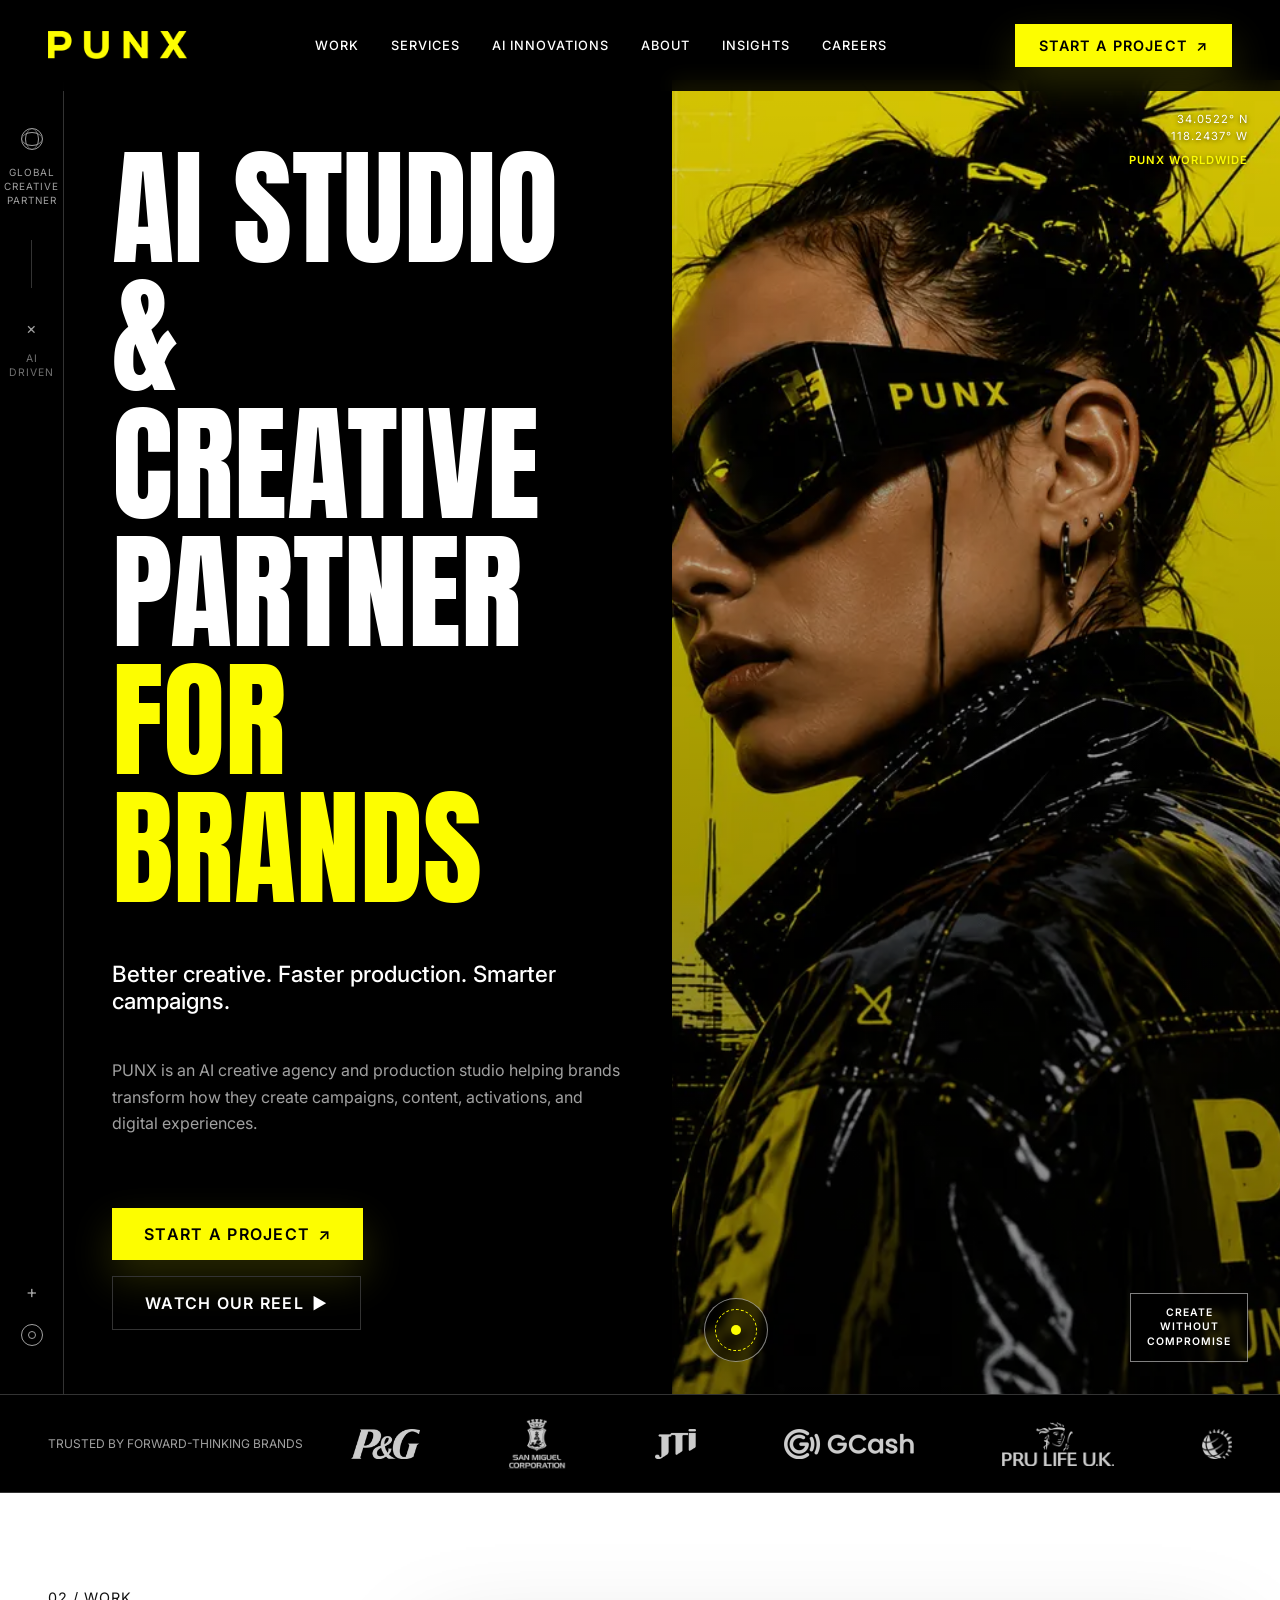
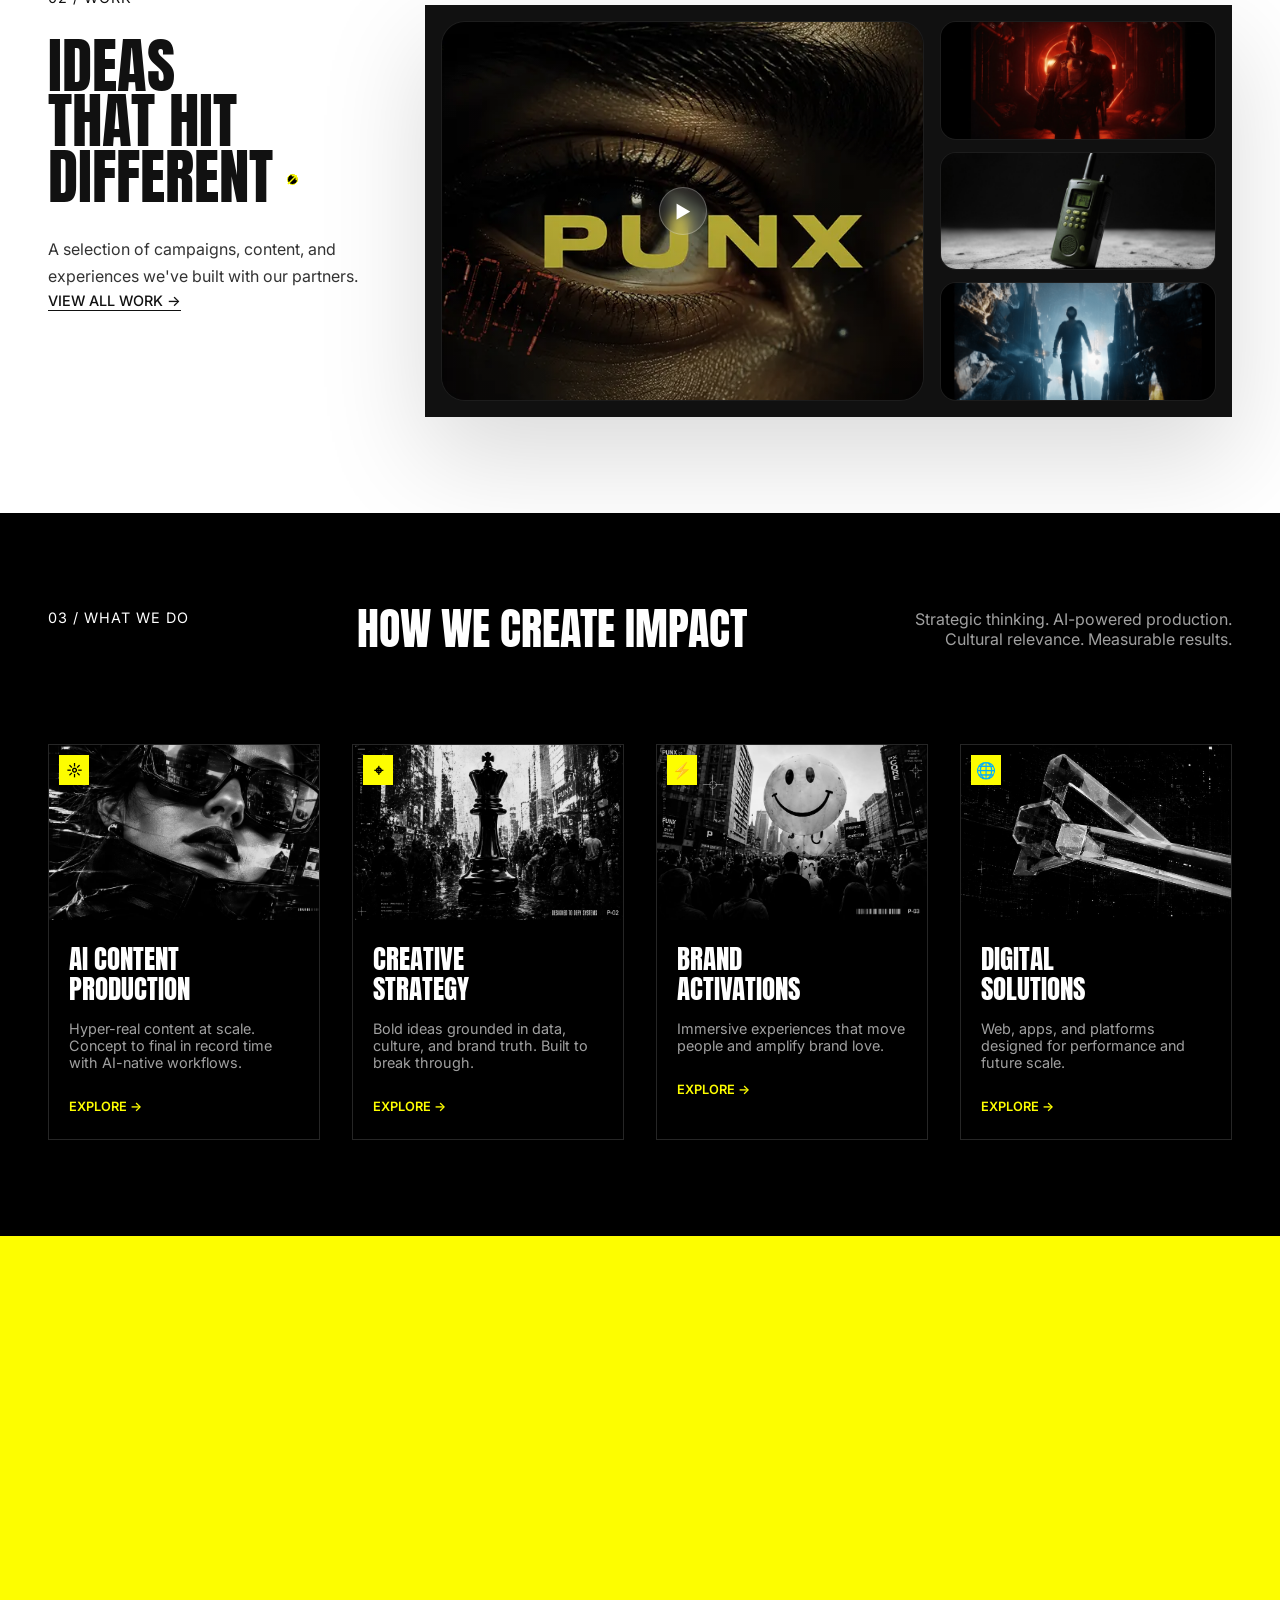
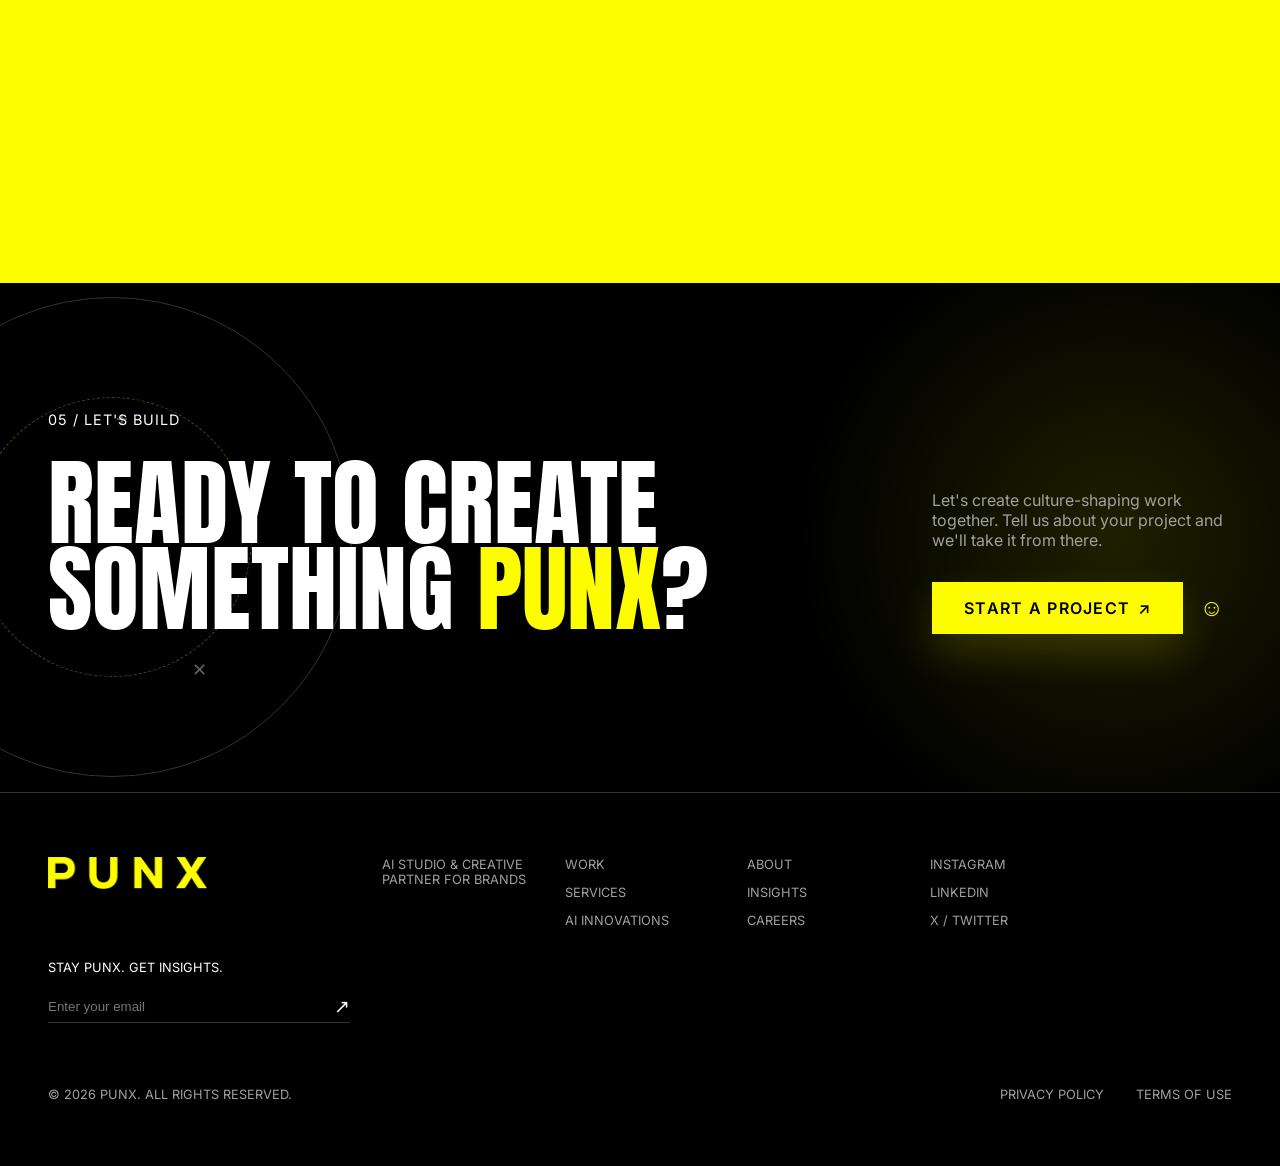
<file: index.html>
<!DOCTYPE html>
<html lang="en" class="no-js">
<head>
    <meta charset="UTF-8">
    <meta name="viewport" content="width=device-width, initial-scale=1.0">
    <title>PUNX - AI Studio & Creative Partner</title>
    <link rel="preconnect" href="https://fonts.googleapis.com">
    <link rel="preconnect" href="https://fonts.gstatic.com" crossorigin>
    <link href="https://fonts.googleapis.com/css2?family=Anton&family=Inter:wght@400;500;600;700&display=swap" rel="stylesheet">
    <link rel="stylesheet" href="styles.css">
</head>
<body>

    <!-- Header Navigation -->
    <header class="header">
        <a href="index.html" class="logo-mark" aria-label="PUNX home"></a>
        <nav class="main-nav" id="mainNav">
            <a href="work.html">WORK</a>
            <a href="services.html">SERVICES</a>
            <a href="ai-innovations.html">AI INNOVATIONS</a>
            <a href="about.html">ABOUT</a>
            <a href="insights.html">INSIGHTS</a>
            <a href="careers.html">CAREERS</a>
            <a href="lets-build.html" class="btn btn-primary nav-cta-mobile">START A PROJECT <span class="arrow">↗</span></a>
        </nav>
        <a href="lets-build.html" class="btn btn-primary header-cta">START A PROJECT <span class="arrow">↗</span></a>
        <button type="button" class="nav-toggle" id="navToggle" aria-label="Toggle menu" aria-expanded="false" aria-controls="mainNav">
            <span></span><span></span><span></span>
        </button>
    </header>

    <main>
        <!-- Hero Section -->
        <section class="hero animate-reveal">
            <div class="hero-rail reveal-item delay-0">
                <span class="icon-globe" aria-hidden="true"></span>
                <span class="hero-rail-label">GLOBAL CREATIVE PARTNER</span>
                <span class="hero-rail-divider"></span>
                <span class="icon-x" aria-hidden="true">×</span>
                <span class="hero-rail-label hero-rail-label--sub">AI DRIVEN</span>
                <span class="hero-rail-spacer"></span>
                <span class="icon-plus" aria-hidden="true">+</span>
                <span class="icon-target" aria-hidden="true"></span>
            </div>
            <div class="hero-left reveal-item delay-0">
                <h1 class="hero-title">AI STUDIO &<br>CREATIVE<br>PARTNER<br><span class="highlight">FOR BRANDS</span></h1>
                <p class="hero-subtitle">Better creative. Faster production. Smarter campaigns.</p>
                <p class="hero-desc">PUNX is an AI creative agency and production studio helping brands transform how they create campaigns, content, activations, and digital experiences.</p>
                <div class="hero-actions">
                    <a href="lets-build.html" class="btn btn-primary btn-large">START A PROJECT <span class="arrow">↗</span></a>
                    <a href="#" class="btn btn-secondary btn-large">WATCH OUR REEL <span class="arrow">▶</span></a>
                </div>
            </div>
            <div class="hero-right reveal-item delay-1">
                <div class="hero-image-container">
                    <img src="img/page/home/home_img_4.webp" alt="Hero background" class="hero-bg" />
                    <div class="hero-overlay"></div>
                    <div class="hero-coords">
                        <span>34.0522° N</span>
                        <span>118.2437° W</span>
                        <span class="hero-coords-label">PUNX WORLDWIDE</span>
                    </div>
                    <div class="hero-seal" aria-hidden="true">
                        <span class="hero-seal-ring">
                            <span class="hero-seal-dot"></span>
                        </span>
                    </div>
                    <div class="hero-tag">CREATE<br>WITHOUT<br>COMPROMISE</div>
                </div>
            </div>
        </section>

        <!-- Client Logos -->
        <section class="clients animate-reveal">
            <div class="clients-label reveal-item delay-1">TRUSTED BY FORWARD-THINKING BRANDS</div>
            <div class="clients-viewport reveal-item delay-2">
                <div class="clients-track">
                    <img src="img/client-logo/PnG.png" alt="P&amp;G" class="client-logo">
                    <img src="img/client-logo/SMC.png" alt="San Miguel Corporation" class="client-logo client-logo--badge">
                    <img src="img/client-logo/JTI.png" alt="JTI" class="client-logo">
                    <img src="img/client-logo/Gcash.png" alt="GCash" class="client-logo">
                    <img src="img/client-logo/PRU%20Life%20UK.png" alt="Pru Life UK" class="client-logo client-logo--lg">
                    <img src="img/client-logo/Sunlife.png" alt="Sun Life" class="client-logo">
                    <img src="img/client-logo/Petron.png" alt="Petron" class="client-logo client-logo--lg">
                    <img src="img/client-logo/PnG.png" alt="P&amp;G" class="client-logo" aria-hidden="true">
                    <img src="img/client-logo/SMC.png" alt="San Miguel Corporation" class="client-logo client-logo--badge" aria-hidden="true">
                    <img src="img/client-logo/JTI.png" alt="JTI" class="client-logo" aria-hidden="true">
                    <img src="img/client-logo/Gcash.png" alt="GCash" class="client-logo" aria-hidden="true">
                    <img src="img/client-logo/PRU%20Life%20UK.png" alt="Pru Life UK" class="client-logo client-logo--lg" aria-hidden="true">
                    <img src="img/client-logo/Sunlife.png" alt="Sun Life" class="client-logo" aria-hidden="true">
                    <img src="img/client-logo/Petron.png" alt="Petron" class="client-logo client-logo--lg" aria-hidden="true">
                </div>
            </div>
        </section>

        <!-- Work Section -->
        <section class="work section-dark animate-reveal">
            <div class="section-header reveal-item delay-1">
                <div class="section-number">02 / WORK</div>
                <h2 class="section-title">IDEAS<br>THAT HIT<br>DIFFERENT <span class="arrow-circle">↗</span></h2>
                <p>A selection of campaigns, content, and experiences we've built with our partners.</p>
                <a href="work.html" class="link-underline">VIEW ALL WORK &rarr;</a>
            </div>
            <div class="work-carousel reveal-item delay-2">
                <div class="work-stage" id="workStage">
                    <div class="work-featured" id="workFeatured">
                        <img src="img/page/home/home_img_3.webp" alt="Featured work">
                        <div class="work-card-overlay">
                            <div class="work-play">▶</div>
                        </div>
                    </div>
                    <div class="work-thumbs" id="workThumbs">
                        <button class="work-thumb" type="button" data-index="1" aria-label="Show next work item">
                            <img src="img/portfolio-red-armor.png" alt="Work 2">
                        </button>
                        <button class="work-thumb" type="button" data-index="2" aria-label="Show next work item">
                            <img src="img/portfolio-walkie-talkie.png" alt="Work 3">
                        </button>
                        <button class="work-thumb" type="button" data-index="3" aria-label="Show next work item">
                            <img src="img/portfolio-tunnel-figure.png" alt="Work 4">
                        </button>
                    </div>
                </div>
            </div>
        </section>

        <!-- What We Do Section -->
        <section class="what-we-do section-black animate-reveal">
            <div class="wwd-header reveal-item delay-1">
                <div class="section-number">03 / WHAT WE DO</div>
                <h2 class="section-title">HOW WE CREATE IMPACT</h2>
                <p class="wwd-desc">Strategic thinking. AI-powered production.<br>Cultural relevance. Measurable results.</p>
            </div>
            <div class="services-grid">
                <!-- Service 1 -->
                <div class="service-card reveal-item delay-2">
                    <div class="service-img">
                        <img src="img/page/home/home_img_6.webp" alt="AI Content Production">
                        <div class="service-icon">☼</div>
                    </div>
                    <h3>AI CONTENT<br>PRODUCTION</h3>
                    <p>Hyper-real content at scale. Concept to final in record time with AI-native workflows.</p>
                    <a href="#" class="explore-link">EXPLORE &rarr;</a>
                </div>
                <!-- Service 2 -->
                <div class="service-card reveal-item delay-3">
                    <div class="service-img">
                        <img src="img/page/home/home_img_1.webp" alt="Creative Strategy">
                        <div class="service-icon">⌖</div>
                    </div>
                    <h3>CREATIVE<br>STRATEGY</h3>
                    <p>Bold ideas grounded in data, culture, and brand truth. Built to break through.</p>
                    <a href="#" class="explore-link">EXPLORE &rarr;</a>
                </div>
                <!-- Service 3 -->
                <div class="service-card reveal-item delay-4">
                    <div class="service-img">
                        <img src="img/page/home/home_img_2.webp" alt="Brand Activations">
                        <div class="service-icon">⚡</div>
                    </div>
                    <h3>BRAND<br>ACTIVATIONS</h3>
                    <p>Immersive experiences that move people and amplify brand love.</p>
                    <a href="#" class="explore-link">EXPLORE &rarr;</a>
                </div>
                <!-- Service 4 -->
                <div class="service-card reveal-item delay-5">
                    <div class="service-img">
                        <img src="img/page/home/home_img_7.webp" alt="Digital Solutions">
                        <div class="service-icon">🌐</div>
                    </div>
                    <h3>DIGITAL<br>SOLUTIONS</h3>
                    <p>Web, apps, and platforms designed for performance and future scale.</p>
                    <a href="#" class="explore-link">EXPLORE &rarr;</a>
                </div>
            </div>
        </section>

        <!-- AI Innovations -->
        <section class="innovations section-yellow animate-reveal">
            <div class="section-number reveal-item delay-1">04 / AI INNOVATIONS</div>
            <h2 class="section-title reveal-item delay-2">BUILT FOR WHAT'S NEXT</h2>
            
            <div class="innovations-grid">
                <div class="innovation-card reveal-item delay-3">
                    <img src="img/page/home/home_img_8.webp" alt="PUNX Creative Intelligence" class="inno-badge">
                    <div class="inno-content">
                        <h3>PUNX CREATIVE<br>INTELLIGENCE</h3>
                        <p>Our proprietary AI models and agents that ideate, design, and produce with remarkable speed and consistency.</p>
                        <a href="#" class="link-underline">LEARN MORE &rarr;</a>
                    </div>
                </div>

                <div class="innovation-card reveal-item delay-4">
                    <img src="img/page/home/home_img_9.webp" alt="PUNX OS Gen 2" class="inno-badge">
                    <div class="inno-content">
                        <h3>PUNX OS GEN 2</h3>
                        <p>The operating system for modern creativity. One platform to manage ideas, content, teams, and performance.</p>
                        <a href="#" class="link-underline">LEARN MORE &rarr;</a>
                    </div>
                </div>

                <div class="innovation-cta black-bg reveal-item delay-5">
                    <p>BE THE FIRST TO<br>ACCESS WHAT'S NEXT.</p>
                    <a href="#" class="btn btn-primary">JOIN THE WAITLIST <span class="arrow">↗</span></a>
                </div>
            </div>
        </section>

        <!-- Let's Build -->
        <section class="lets-build section-black animate-reveal">
            <div class="build-decor" aria-hidden="true">
                <span class="build-decor-ring build-decor-ring--lg"></span>
                <span class="build-decor-ring build-decor-ring--sm"></span>
                <span class="build-decor-plus">+</span>
                <span class="build-decor-x">✕</span>
            </div>
            <div class="section-number reveal-item delay-1">05 / LET'S BUILD</div>
            <div class="build-content reveal-item delay-2">
                <h2 class="section-title">READY TO CREATE<br>SOMETHING <span class="highlight">PUNX</span>?</h2>
                <div class="build-text">
                    <p>Let's create culture-shaping work together. Tell us about your project and we'll take it from there.</p>
                    <div class="build-cta">
                        <a href="lets-build.html" class="btn btn-primary btn-large">START A PROJECT <span class="arrow">↗</span></a>
                        <span class="build-smiley" aria-hidden="true">☺</span>
                    </div>
                </div>
            </div>
        </section>

    </main>

    <!-- Footer -->
    <footer class="footer">
        <div class="footer-top">
            <a href="index.html" class="logo-mark" aria-label="PUNX home"></a>
            <div class="footer-desc">AI STUDIO & CREATIVE PARTNER FOR BRANDS</div>

            <div class="footer-links">
                <a href="work.html">WORK</a>
                <a href="services.html">SERVICES</a>
                <a href="ai-innovations.html">AI INNOVATIONS</a>
            </div>
            <div class="footer-links">
                <a href="about.html">ABOUT</a>
                <a href="insights.html">INSIGHTS</a>
                <a href="careers.html">CAREERS</a>
            </div>
            <div class="footer-links">
                <a href="#">INSTAGRAM</a>
                <a href="#">LINKEDIN</a>
                <a href="#">X / TWITTER</a>
            </div>

            <div class="footer-newsletter">
                <p>STAY PUNX. GET INSIGHTS.</p>
                <form class="newsletter-form">
                    <input type="email" placeholder="Enter your email">
                    <button type="submit">↗</button>
                </form>
            </div>
        </div>
        <div class="footer-bottom">
            <p>&copy; 2026 PUNX. ALL RIGHTS RESERVED.</p>
            <div class="footer-legal">
                <a href="#">PRIVACY POLICY</a>
                <a href="#">TERMS OF USE</a>
            </div>
        </div>
    </footer>

    <script src="main.js"></script>
</body>
</html>
</file>
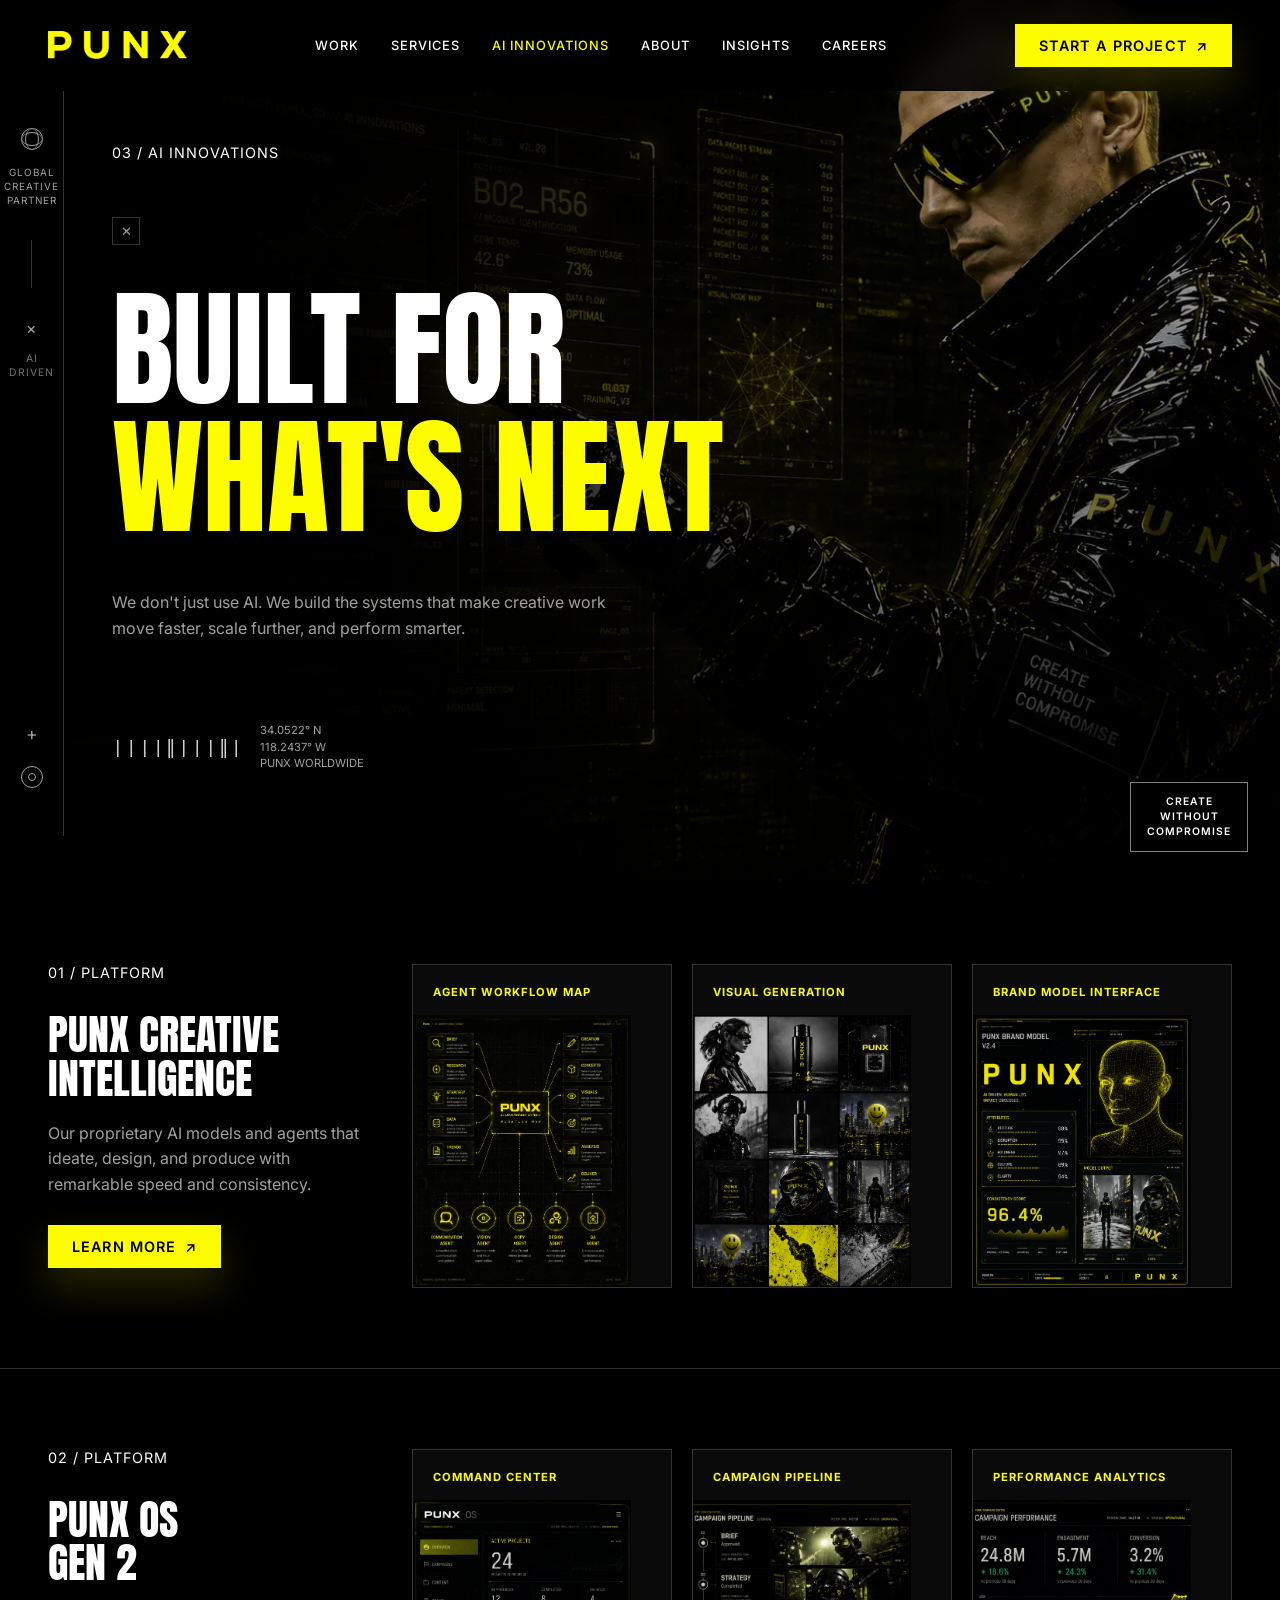
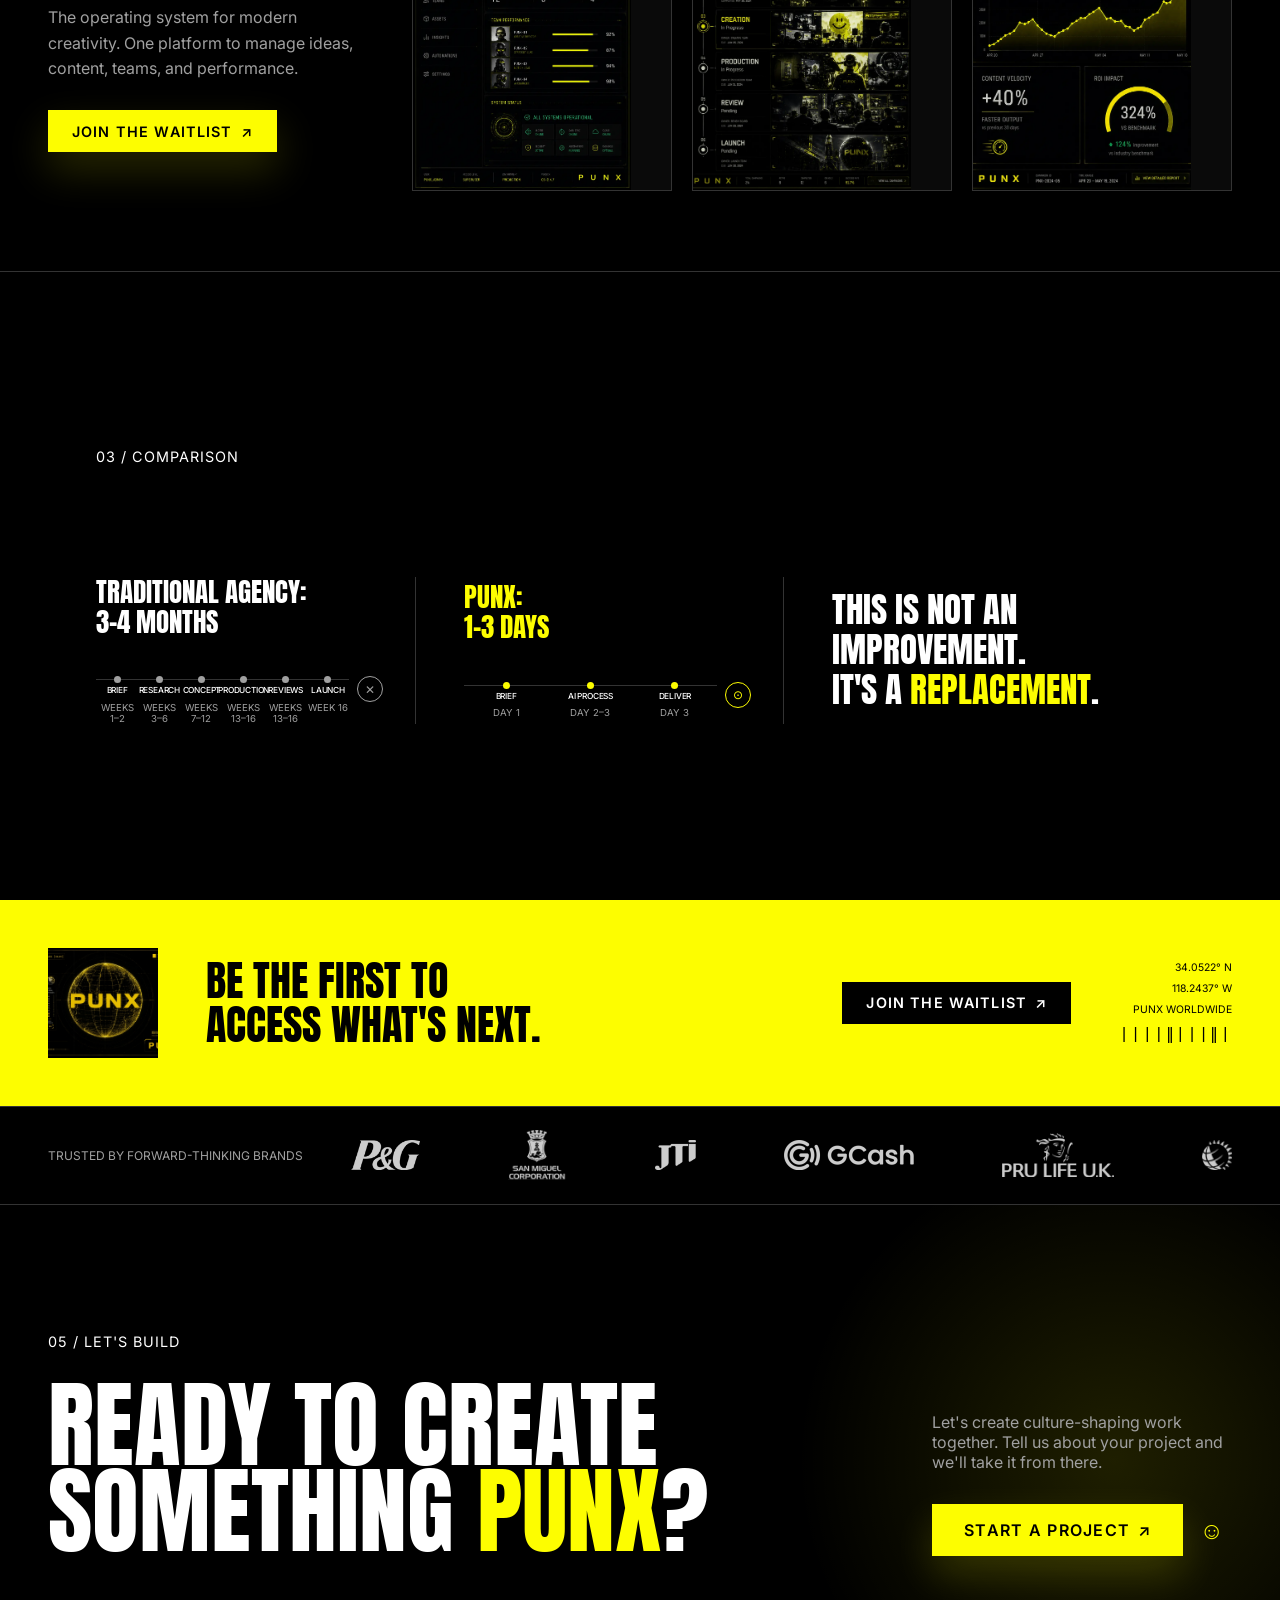
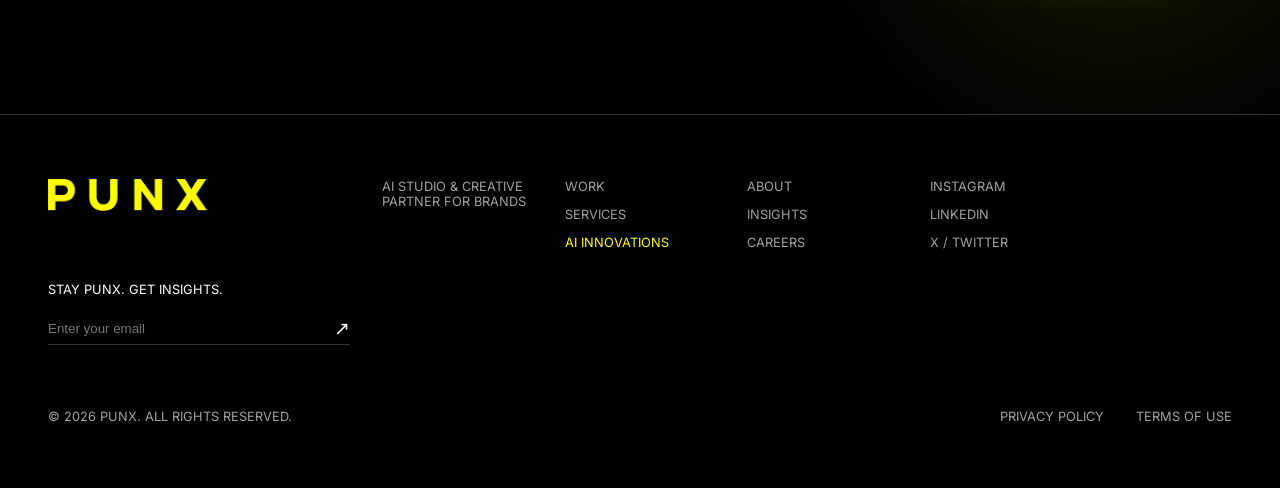
<file: ai-innovations.html>
<!DOCTYPE html>
<html lang="en" class="no-js">
<head>
    <meta charset="UTF-8">
    <meta name="viewport" content="width=device-width, initial-scale=1.0">
    <title>AI Innovations - PUNX AI Studio & Creative Partner</title>
    <link rel="preconnect" href="https://fonts.googleapis.com">
    <link rel="preconnect" href="https://fonts.gstatic.com" crossorigin>
    <link href="https://fonts.googleapis.com/css2?family=Anton&family=Inter:wght@400;500;600;700&display=swap" rel="stylesheet">
    <link rel="stylesheet" href="styles.css">
</head>
<body>

    <!-- Header Navigation -->
    <header class="header">
        <a href="index.html" class="logo-mark" aria-label="PUNX home"></a>
        <nav class="main-nav" id="mainNav">
            <a href="work.html">WORK</a>
            <a href="services.html">SERVICES</a>
            <a href="ai-innovations.html" class="active">AI INNOVATIONS</a>
            <a href="about.html">ABOUT</a>
            <a href="insights.html">INSIGHTS</a>
            <a href="careers.html">CAREERS</a>
            <a href="lets-build.html" class="btn btn-primary nav-cta-mobile">START A PROJECT <span class="arrow">↗</span></a>
        </nav>
        <a href="lets-build.html" class="btn btn-primary header-cta">START A PROJECT <span class="arrow">↗</span></a>
        <button type="button" class="nav-toggle" id="navToggle" aria-label="Toggle menu" aria-expanded="false" aria-controls="mainNav">
            <span></span><span></span><span></span>
        </button>
    </header>

    <main>
        <!-- AI Innovations Hero -->
        <section class="hero hero--ai animate-reveal">
            <div class="hero-rail reveal-item delay-0">
                <span class="icon-globe" aria-hidden="true"></span>
                <span class="hero-rail-label">GLOBAL CREATIVE PARTNER</span>
                <span class="hero-rail-divider"></span>
                <span class="icon-x" aria-hidden="true">×</span>
                <span class="hero-rail-label hero-rail-label--sub">AI DRIVEN</span>
                <span class="hero-rail-spacer"></span>
                <span class="icon-plus" aria-hidden="true">+</span>
                <span class="icon-target" aria-hidden="true"></span>
            </div>
            <div class="hero-left reveal-item delay-0">
                <div class="section-number">03 / AI INNOVATIONS</div>
                <span class="hero-close" aria-hidden="true">✕</span>
                <h1 class="hero-title">BUILT FOR<br><span class="highlight">WHAT'S NEXT</span></h1>
                <p class="hero-desc">We don't just use AI. We build the systems that make creative work move faster, scale further, and perform smarter.</p>
                <div class="hero-meta">
                    <span class="barcode" aria-hidden="true">||||‖|||‖|</span>
                    <span class="hero-meta-coords">34.0522° N<br>118.2437° W<br>PUNX WORLDWIDE</span>
                </div>
            </div>
            <div class="hero-right reveal-item delay-1">
                <div class="hero-image-container">
                    <img src="img/page/ai-innovation/ai-innovation-img-1.webp" alt="PUNX AI systems" class="hero-bg" />
                    <div class="hero-overlay"></div>
                    <div class="hero-tag">CREATE<br>WITHOUT<br>COMPROMISE</div>
                </div>
            </div>
        </section>

        <!-- Platform 01: Creative Intelligence -->
        <section class="platform-row section-black animate-reveal">
            <div class="platform-info reveal-item delay-1">
                <div class="section-number">01 / PLATFORM</div>
                <h2>PUNX CREATIVE<br>INTELLIGENCE</h2>
                <p>Our proprietary AI models and agents that ideate, design, and produce with remarkable speed and consistency.</p>
                <a href="#" class="btn btn-primary">LEARN MORE <span class="arrow">↗</span></a>
            </div>
            <div class="platform-widgets reveal-item delay-2">
                <div class="widget-card widget-card--visual">
                    <span class="widget-label">AGENT WORKFLOW MAP</span>
                    <img src="img/page/ai-innovation/ai-innovation-img-5.webp" alt="PUNX agent workflow map" class="widget-image">
                </div>
                <div class="widget-card widget-card--visual">
                    <span class="widget-label">VISUAL GENERATION</span>
                    <img src="img/page/ai-innovation/ai-innovation-img-6.webp" alt="AI generated visuals" class="widget-image">
                </div>
                <div class="widget-card widget-card--visual">
                    <span class="widget-label">BRAND MODEL INTERFACE</span>
                    <img src="img/page/ai-innovation/ai-innovation-img-4.webp" alt="PUNX brand model interface" class="widget-image">
                </div>
            </div>
        </section>

        <!-- Platform 02: PUNX OS Gen 2 -->
        <section class="platform-row section-black animate-reveal">
            <div class="platform-info reveal-item delay-1">
                <div class="section-number">02 / PLATFORM</div>
                <h2>PUNX OS<br>GEN 2</h2>
                <p>The operating system for modern creativity. One platform to manage ideas, content, teams, and performance.</p>
                <a href="#" class="btn btn-primary">JOIN THE WAITLIST <span class="arrow">↗</span></a>
            </div>
            <div class="platform-widgets reveal-item delay-2">
                <div class="widget-card widget-card--visual">
                    <span class="widget-label">COMMAND CENTER</span>
                    <img src="img/page/ai-innovation/ai-innovation-img-7.webp" alt="PUNX OS command center" class="widget-image">
                </div>
                <div class="widget-card widget-card--visual">
                    <span class="widget-label">CAMPAIGN PIPELINE</span>
                    <img src="img/page/ai-innovation/ai-innovation-img-8.webp" alt="PUNX campaign pipeline" class="widget-image">
                </div>
                <div class="widget-card widget-card--visual">
                    <span class="widget-label">PERFORMANCE ANALYTICS</span>
                    <img src="img/page/ai-innovation/ai-innovation-img9.webp" alt="PUNX performance analytics" class="widget-image">
                </div>
            </div>
        </section>

        <!-- Comparison -->
        <section class="comparison section-black animate-reveal">
            <div class="section-number reveal-item delay-0" style="padding:5rem 3rem 0;">03 / COMPARISON</div>
            <div class="comparison-row">
                <div class="comparison-col reveal-item delay-1">
                    <h3 class="comparison-heading">TRADITIONAL AGENCY:<br>3–4 MONTHS</h3>
                    <div class="timeline">
                        <div class="timeline-steps">
                            <div class="timeline-step"><strong>BRIEF</strong><span>WEEKS 1–2</span></div>
                            <div class="timeline-step"><strong>RESEARCH</strong><span>WEEKS 3–6</span></div>
                            <div class="timeline-step"><strong>CONCEPT</strong><span>WEEKS 7–12</span></div>
                            <div class="timeline-step"><strong>PRODUCTION</strong><span>WEEKS 13–16</span></div>
                            <div class="timeline-step"><strong>REVIEWS</strong><span>WEEKS 13–16</span></div>
                            <div class="timeline-step"><strong>LAUNCH</strong><span>WEEK 16</span></div>
                        </div>
                        <span class="timeline-end" aria-hidden="true">✕</span>
                    </div>
                </div>
                <div class="comparison-col comparison-col--punx reveal-item delay-2">
                    <h3 class="comparison-heading">PUNX:<br>1–3 DAYS</h3>
                    <div class="timeline">
                        <div class="timeline-steps">
                            <div class="timeline-step"><strong>BRIEF</strong><span>DAY 1</span></div>
                            <div class="timeline-step"><strong>AI PROCESS</strong><span>DAY 2–3</span></div>
                            <div class="timeline-step"><strong>DELIVER</strong><span>DAY 3</span></div>
                        </div>
                        <span class="timeline-end" aria-hidden="true">⊙</span>
                    </div>
                </div>
                <div class="comparison-col reveal-item delay-3">
                    <p class="comparison-statement">THIS IS NOT AN IMPROVEMENT.<br>IT'S A <span class="highlight">REPLACEMENT</span>.</p>
                </div>
            </div>
        </section>

        <!-- Access CTA -->
        <section class="cta-access section-yellow animate-reveal">
            <div class="cta-chip reveal-item delay-0" aria-hidden="true">
                <img src="img/page/ai-innovation/ai-innovation-img-10.webp" alt="" class="cta-chip-img">
            </div>
            <h2 class="cta-access-title reveal-item delay-1">BE THE FIRST TO<br>ACCESS WHAT'S NEXT.</h2>
            <a href="#" class="btn btn-dark reveal-item delay-2">JOIN THE WAITLIST <span class="arrow">↗</span></a>
            <div class="cta-access-meta reveal-item delay-2">
                <span>34.0522° N</span>
                <span>118.2437° W</span>
                <span>PUNX WORLDWIDE</span>
                <span class="barcode" aria-hidden="true">||||‖|||‖|</span>
            </div>
        </section>

        <!-- Client Logos -->
        <section class="clients animate-reveal">
            <div class="clients-label reveal-item delay-1">TRUSTED BY FORWARD-THINKING BRANDS</div>
            <div class="clients-viewport reveal-item delay-2">
                <div class="clients-track">
                    <img src="img/client-logo/PnG.png" alt="P&amp;G" class="client-logo">
                    <img src="img/client-logo/SMC.png" alt="San Miguel Corporation" class="client-logo client-logo--badge">
                    <img src="img/client-logo/JTI.png" alt="JTI" class="client-logo">
                    <img src="img/client-logo/Gcash.png" alt="GCash" class="client-logo">
                    <img src="img/client-logo/PRU%20Life%20UK.png" alt="Pru Life UK" class="client-logo client-logo--lg">
                    <img src="img/client-logo/Sunlife.png" alt="Sun Life" class="client-logo">
                    <img src="img/client-logo/Petron.png" alt="Petron" class="client-logo client-logo--lg">
                    <img src="img/client-logo/PnG.png" alt="P&amp;G" class="client-logo" aria-hidden="true">
                    <img src="img/client-logo/SMC.png" alt="San Miguel Corporation" class="client-logo client-logo--badge" aria-hidden="true">
                    <img src="img/client-logo/JTI.png" alt="JTI" class="client-logo" aria-hidden="true">
                    <img src="img/client-logo/Gcash.png" alt="GCash" class="client-logo" aria-hidden="true">
                    <img src="img/client-logo/PRU%20Life%20UK.png" alt="Pru Life UK" class="client-logo client-logo--lg" aria-hidden="true">
                    <img src="img/client-logo/Sunlife.png" alt="Sun Life" class="client-logo" aria-hidden="true">
                    <img src="img/client-logo/Petron.png" alt="Petron" class="client-logo client-logo--lg" aria-hidden="true">
                </div>
            </div>
        </section>

        <!-- Let's Build -->
        <section class="lets-build section-black animate-reveal">
            <div class="section-number reveal-item delay-1">05 / LET'S BUILD</div>
            <div class="build-content reveal-item delay-2">
                <h2 class="section-title">READY TO CREATE<br>SOMETHING <span class="highlight">PUNX</span>?</h2>
                <div class="build-text">
                    <p>Let's create culture-shaping work together. Tell us about your project and we'll take it from there.</p>
                    <div class="build-cta">
                        <a href="lets-build.html" class="btn btn-primary btn-large">START A PROJECT <span class="arrow">↗</span></a>
                        <span class="build-smiley" aria-hidden="true">☺</span>
                    </div>
                </div>
            </div>
        </section>

    </main>

    <!-- Footer -->
    <footer class="footer">
        <div class="footer-top">
            <a href="index.html" class="logo-mark" aria-label="PUNX home"></a>
            <div class="footer-desc">AI STUDIO & CREATIVE PARTNER FOR BRANDS</div>

            <div class="footer-links">
                <a href="work.html">WORK</a>
                <a href="services.html">SERVICES</a>
                <a href="ai-innovations.html" class="active">AI INNOVATIONS</a>
            </div>
            <div class="footer-links">
                <a href="about.html">ABOUT</a>
                <a href="insights.html">INSIGHTS</a>
                <a href="careers.html">CAREERS</a>
            </div>
            <div class="footer-links">
                <a href="#">INSTAGRAM</a>
                <a href="#">LINKEDIN</a>
                <a href="#">X / TWITTER</a>
            </div>

            <div class="footer-newsletter">
                <p>STAY PUNX. GET INSIGHTS.</p>
                <form class="newsletter-form">
                    <input type="email" placeholder="Enter your email">
                    <button type="submit">↗</button>
                </form>
            </div>
        </div>
        <div class="footer-bottom">
            <p>&copy; 2026 PUNX. ALL RIGHTS RESERVED.</p>
            <div class="footer-legal">
                <a href="#">PRIVACY POLICY</a>
                <a href="#">TERMS OF USE</a>
            </div>
        </div>
    </footer>

    <script src="main.js"></script>
</body>
</html>
</file>
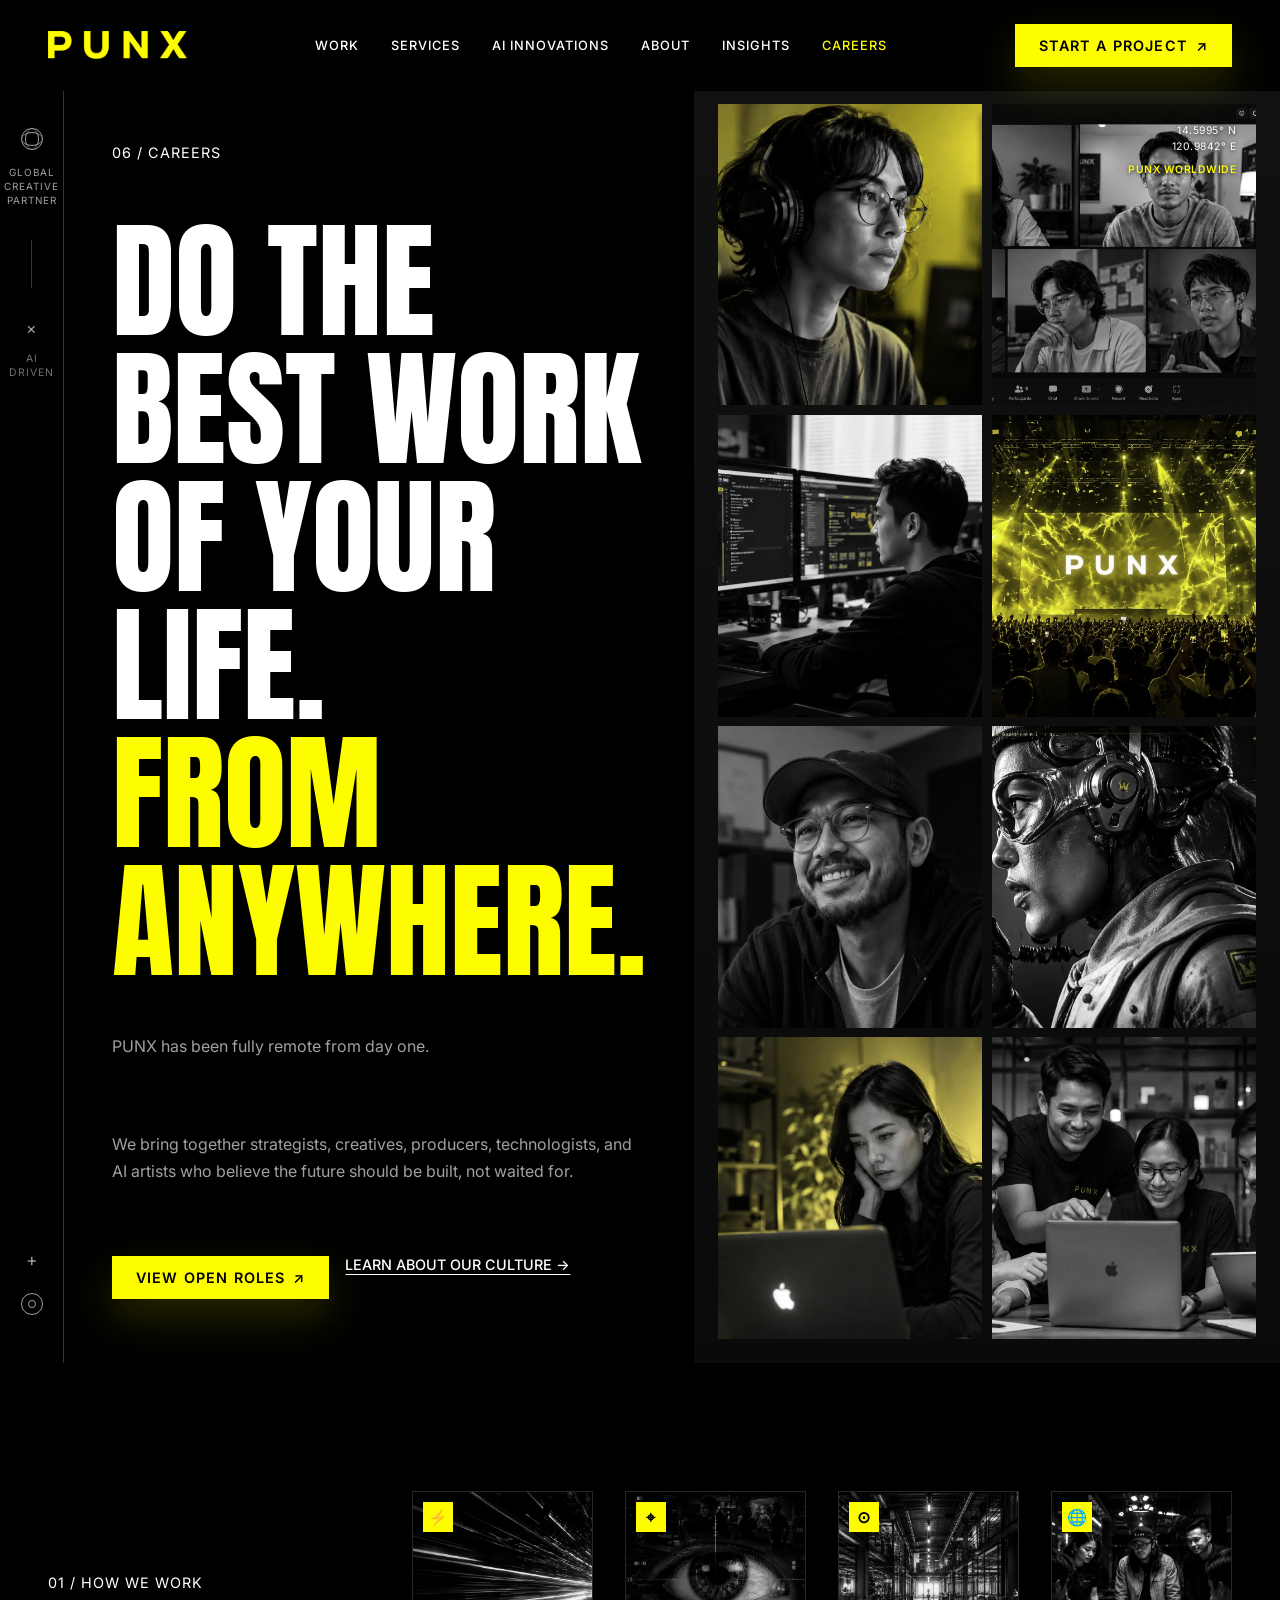
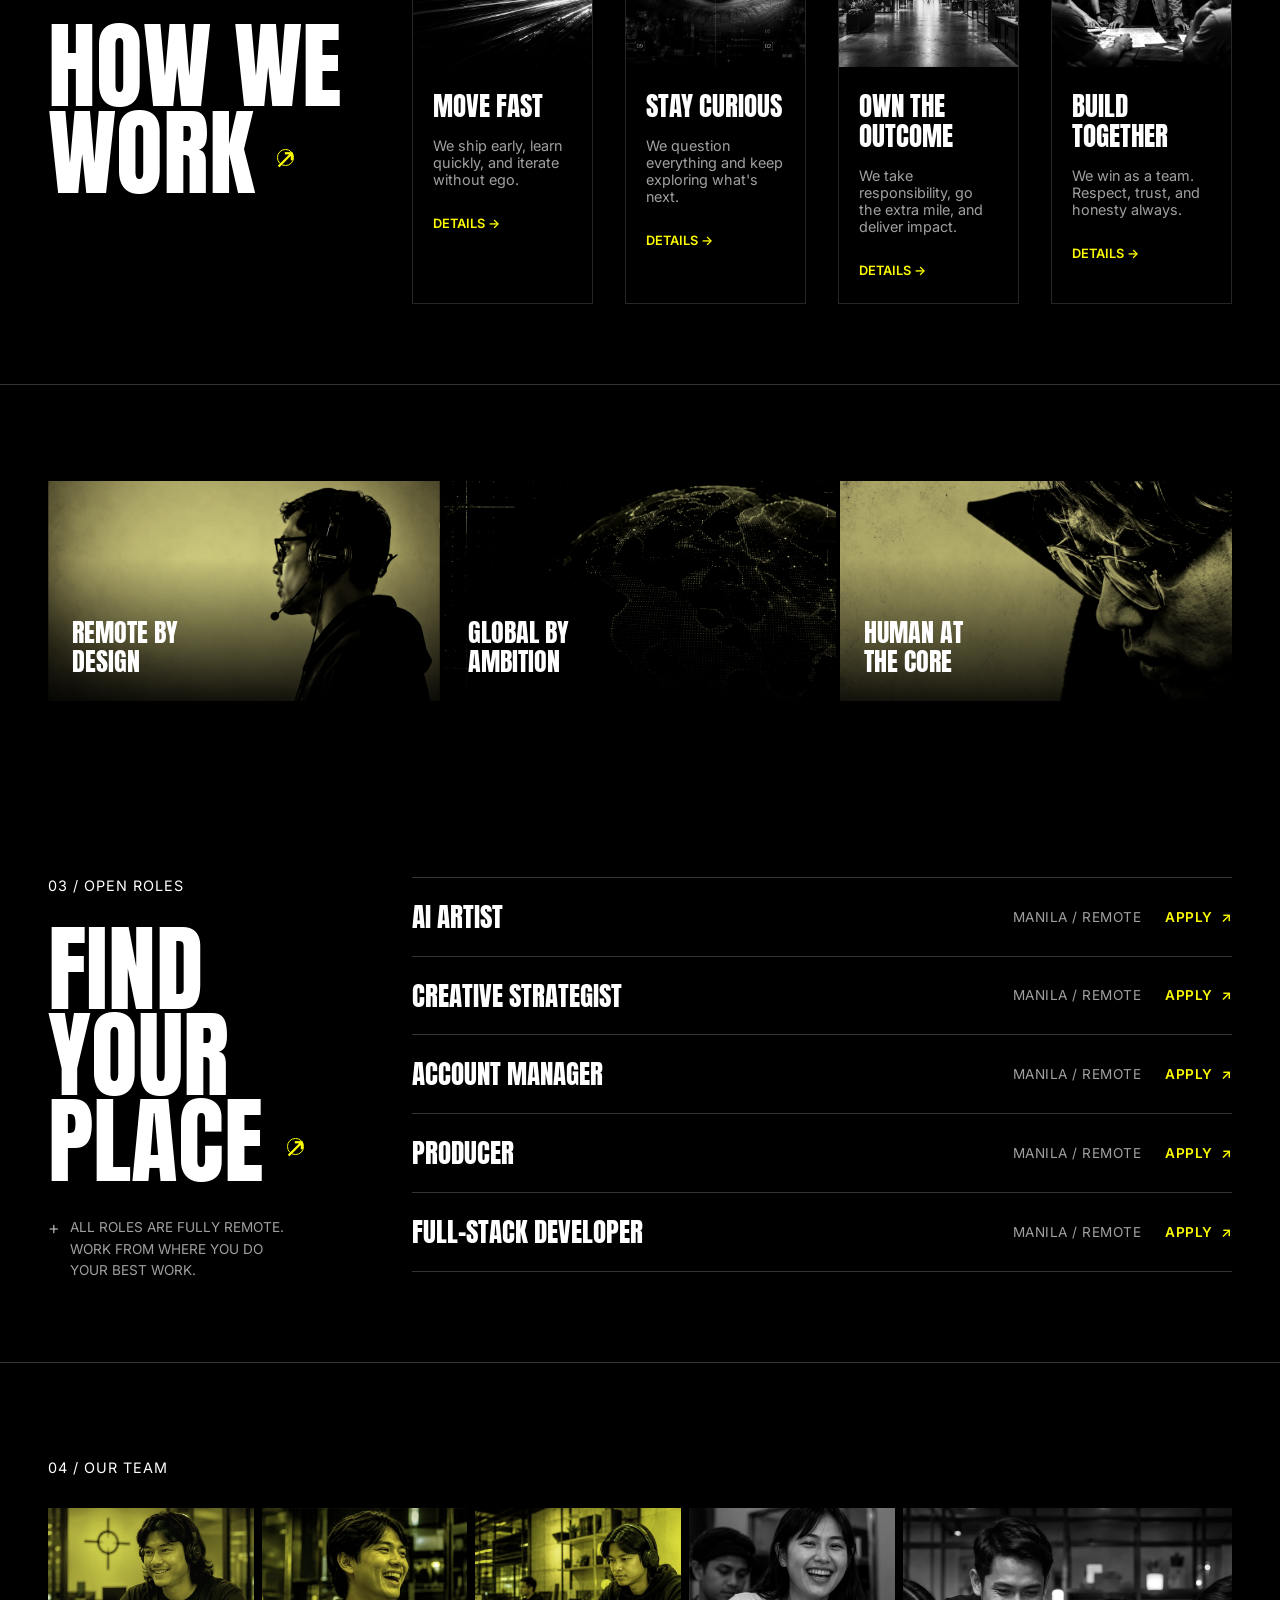
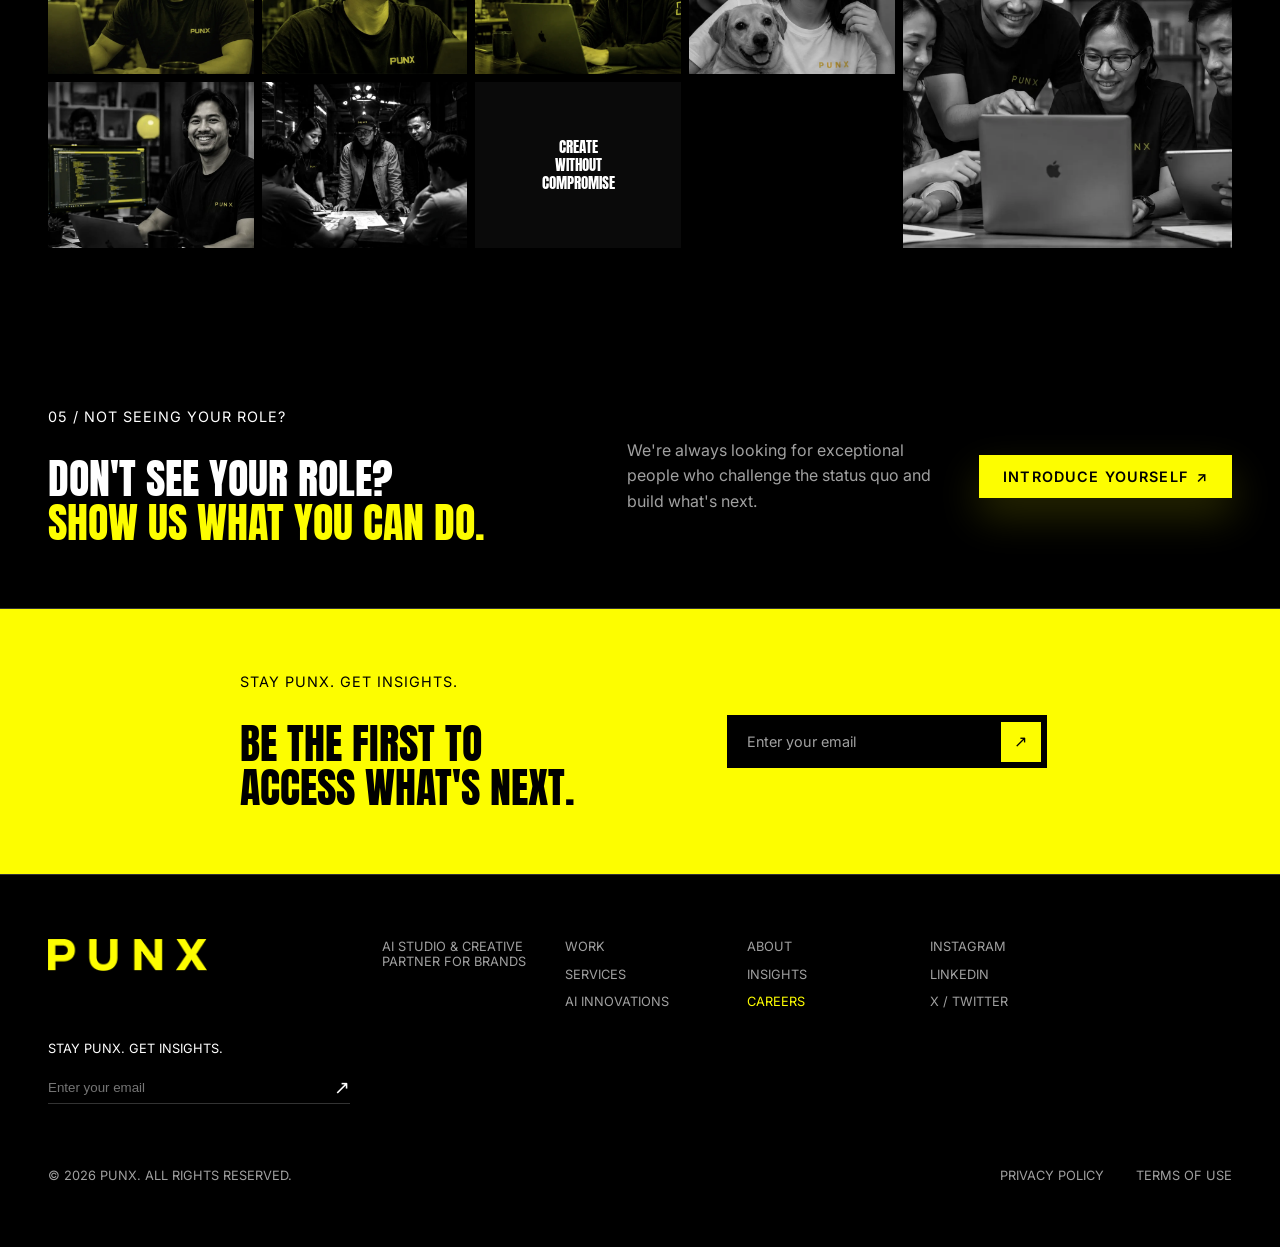
<file: careers.html>
<!DOCTYPE html>
<html lang="en" class="no-js">
<head>
    <meta charset="UTF-8">
    <meta name="viewport" content="width=device-width, initial-scale=1.0">
    <title>Careers - PUNX AI Studio & Creative Partner</title>
    <link rel="preconnect" href="https://fonts.googleapis.com">
    <link rel="preconnect" href="https://fonts.gstatic.com" crossorigin>
    <link href="https://fonts.googleapis.com/css2?family=Anton&family=Inter:wght@400;500;600;700&display=swap" rel="stylesheet">
    <link rel="stylesheet" href="styles.css">
</head>
<body>

    <!-- Header Navigation -->
    <header class="header">
        <a href="index.html" class="logo-mark" aria-label="PUNX home"></a>
        <nav class="main-nav" id="mainNav">
            <a href="work.html">WORK</a>
            <a href="services.html">SERVICES</a>
            <a href="ai-innovations.html">AI INNOVATIONS</a>
            <a href="about.html">ABOUT</a>
            <a href="insights.html">INSIGHTS</a>
            <a href="careers.html" class="active">CAREERS</a>
            <a href="lets-build.html" class="btn btn-primary nav-cta-mobile">START A PROJECT <span class="arrow">↗</span></a>
        </nav>
        <a href="lets-build.html" class="btn btn-primary header-cta">START A PROJECT <span class="arrow">↗</span></a>
        <button type="button" class="nav-toggle" id="navToggle" aria-label="Toggle menu" aria-expanded="false" aria-controls="mainNav">
            <span></span><span></span><span></span>
        </button>
    </header>

    <main>
        <!-- Careers Hero -->
        <section class="hero hero--careers animate-reveal">
            <div class="hero-rail reveal-item delay-0">
                <span class="icon-globe" aria-hidden="true"></span>
                <span class="hero-rail-label">GLOBAL CREATIVE PARTNER</span>
                <span class="hero-rail-divider"></span>
                <span class="icon-x" aria-hidden="true">×</span>
                <span class="hero-rail-label hero-rail-label--sub">AI DRIVEN</span>
                <span class="hero-rail-spacer"></span>
                <span class="icon-plus" aria-hidden="true">+</span>
                <span class="icon-target" aria-hidden="true"></span>
            </div>
            <div class="hero-left reveal-item delay-0">
                <div class="section-number">06 / CAREERS</div>
                <h1 class="hero-title about-title">DO THE<br>BEST WORK<br>OF YOUR LIFE.<br><span class="highlight">FROM<br>ANYWHERE.</span></h1>
                <p class="hero-desc">PUNX has been fully remote from day one.</p>
                <p class="hero-desc">We bring together strategists, creatives, producers, technologists, and AI artists who believe the future should be built, not waited for.</p>
                <div class="hero-actions">
                    <a href="#open-roles" class="btn btn-primary">VIEW OPEN ROLES <span class="arrow">↗</span></a>
                    <a href="#" class="link-underline">LEARN ABOUT OUR CULTURE →</a>
                </div>
            </div>
            <div class="hero-right reveal-item delay-1">
                <div class="career-collage">
                    <div class="collage-meta">
                        <span>14.5995° N</span>
                        <span>120.9842° E</span>
                        <span class="hero-coords-label">PUNX WORLDWIDE</span>
                    </div>
                    <div class="collage-cell collage-cell--portrait">
                        <img src="img/page/careers/career-img-1.webp" alt="PUNX team member at work">
                    </div>
                    <div class="collage-cell collage-cell--video">
                        <img src="img/page/careers/career-img-2.webp" alt="PUNX remote video call">
                    </div>
                    <div class="collage-cell collage-cell--coder">
                        <img src="img/page/careers/career-img-3.webp" alt="PUNX team member at work">
                    </div>
                    <div class="collage-cell collage-cell--concert">
                        <img src="img/page/careers/career-img-4.webp" alt="PUNX brand activation">
                    </div>
                    <div class="collage-cell collage-cell--capguy">
                        <img src="img/page/careers/career-img-5.webp" alt="PUNX team member at work">
                    </div>
                    <div class="collage-cell collage-cell--cyborg">
                        <img src="img/page/careers/career-img-6.webp" alt="PUNX production gear">
                    </div>
                    <div class="collage-cell collage-cell--tiredwoman">
                        <img src="img/page/careers/career-img-7.webp" alt="PUNX team member at work">
                    </div>
                    <div class="collage-cell collage-cell--group">
                        <img src="img/page/careers/career-img-8.webp" alt="PUNX team collaborating">
                    </div>
                </div>
            </div>
        </section>

        <!-- How We Work -->
        <section class="hwm-row section-black animate-reveal">
            <div class="reveal-item delay-1">
                <div class="section-number">01 / HOW WE WORK</div>
                <h2 class="section-title">HOW WE<br>WORK <span class="arrow-circle">↗</span></h2>
            </div>
            <div class="services-grid">
                <div class="service-card reveal-item delay-2">
                    <div class="service-img">
                        <img src="img/page/careers/career-img-9.webp" alt="Move Fast">
                        <div class="service-icon">⚡</div>
                    </div>
                    <h3>MOVE FAST</h3>
                    <p>We ship early, learn quickly, and iterate without ego.</p>
                    <a href="#" class="explore-link">DETAILS &rarr;</a>
                </div>
                <div class="service-card reveal-item delay-3">
                    <div class="service-img">
                        <img src="img/page/careers/career-img-10.webp" alt="Stay Curious">
                        <div class="service-icon">⌖</div>
                    </div>
                    <h3>STAY CURIOUS</h3>
                    <p>We question everything and keep exploring what's next.</p>
                    <a href="#" class="explore-link">DETAILS &rarr;</a>
                </div>
                <div class="service-card reveal-item delay-4">
                    <div class="service-img">
                        <img src="img/page/careers/career-img-11a.webp" alt="Own the Outcome">
                        <div class="service-icon">⊙</div>
                    </div>
                    <h3>OWN THE<br>OUTCOME</h3>
                    <p>We take responsibility, go the extra mile, and deliver impact.</p>
                    <a href="#" class="explore-link">DETAILS &rarr;</a>
                </div>
                <div class="service-card reveal-item delay-5">
                    <div class="service-img">
                        <img src="img/page/careers/career-img-12.webp" alt="Build Together">
                        <div class="service-icon">🌐</div>
                    </div>
                    <h3>BUILD<br>TOGETHER</h3>
                    <p>We win as a team. Respect, trust, and honesty always.</p>
                    <a href="#" class="explore-link">DETAILS &rarr;</a>
                </div>
            </div>
        </section>

        <!-- Our Culture -->
        <section class="culture-row section-black animate-reveal">
            <div class="work-tile culture-tile reveal-item delay-1" style="--tile-color:#fdfd00;">
                <img src="img/page/careers/career-img-13.webp" alt="Remote by design">
                <div class="work-tile-content">
                    <span class="work-tile-label">REMOTE BY<br>DESIGN</span>
                </div>
            </div>
            <div class="work-tile culture-tile reveal-item delay-2" style="--tile-color:#fdfd00;">
                <img src="img/page/careers/career-img-14.webp" alt="Global by ambition">
                <div class="work-tile-content">
                    <span class="work-tile-label">GLOBAL BY<br>AMBITION</span>
                </div>
            </div>
            <div class="work-tile culture-tile reveal-item delay-3" style="--tile-color:#fdfd00;">
                <img src="img/page/careers/career-img-15.webp" alt="Human at the core">
                <div class="work-tile-content">
                    <span class="work-tile-label">HUMAN AT<br>THE CORE</span>
                </div>
            </div>
        </section>

        <!-- Open Roles -->
        <section class="roles-row section-black animate-reveal" id="open-roles">
            <div class="reveal-item delay-1">
                <div class="section-number">03 / OPEN ROLES</div>
                <h2 class="section-title">FIND YOUR<br>PLACE <span class="arrow-circle">↗</span></h2>
                <div class="roles-note">
                    <span class="icon-plus" aria-hidden="true">+</span>
                    <span>ALL ROLES ARE FULLY REMOTE. WORK FROM WHERE YOU DO YOUR BEST WORK.</span>
                </div>
            </div>
            <div class="roles-list reveal-item delay-2">
                <div class="role-row">
                    <h3 class="role-title">AI ARTIST</h3>
                    <span class="role-location">MANILA / REMOTE</span>
                    <a href="#" class="apply-link">APPLY <span class="arrow">↗</span></a>
                </div>
                <div class="role-row">
                    <h3 class="role-title">CREATIVE STRATEGIST</h3>
                    <span class="role-location">MANILA / REMOTE</span>
                    <a href="#" class="apply-link">APPLY <span class="arrow">↗</span></a>
                </div>
                <div class="role-row">
                    <h3 class="role-title">ACCOUNT MANAGER</h3>
                    <span class="role-location">MANILA / REMOTE</span>
                    <a href="#" class="apply-link">APPLY <span class="arrow">↗</span></a>
                </div>
                <div class="role-row">
                    <h3 class="role-title">PRODUCER</h3>
                    <span class="role-location">MANILA / REMOTE</span>
                    <a href="#" class="apply-link">APPLY <span class="arrow">↗</span></a>
                </div>
                <div class="role-row">
                    <h3 class="role-title">FULL-STACK DEVELOPER</h3>
                    <span class="role-location">MANILA / REMOTE</span>
                    <a href="#" class="apply-link">APPLY <span class="arrow">↗</span></a>
                </div>
            </div>
        </section>

        <!-- Our Team -->
        <section class="team section-black animate-reveal">
            <div class="section-number reveal-item delay-0">04 / OUR TEAM</div>
            <div class="team-gallery reveal-item delay-1">
                <div class="team-cell"><img src="img/page/careers/career-img-16.webp" alt="PUNX team member"></div>
                <div class="team-cell"><img src="img/page/careers/career-img-17.webp" alt="PUNX team member"></div>
                <div class="team-cell"><img src="img/page/careers/career-img-17a.webp" alt="PUNX team member"></div>
                <div class="team-cell"><img src="img/page/careers/career-img-18.webp" alt="PUNX team member"></div>
                <div class="team-cell"><img src="img/page/careers/career-img-19.webp" alt="PUNX team member"></div>
                <div class="team-cell"><img src="img/page/careers/career-img-12.webp" alt="PUNX team member"></div>
                <div class="team-cell team-cell--wide"><img src="img/page/careers/career-img-8.webp" alt="PUNX team group photo"></div>
                <div class="team-cell team-cell--label">CREATE<br>WITHOUT<br>COMPROMISE</div>
            </div>
        </section>

        <!-- Not Seeing Your Role -->
        <section class="role-cta section-black animate-reveal">
            <div class="reveal-item delay-1">
                <div class="section-number">05 / NOT SEEING YOUR ROLE?</div>
                <h2>DON'T SEE YOUR ROLE?<br><span class="highlight">SHOW US WHAT YOU CAN DO.</span></h2>
            </div>
            <div class="role-cta-text reveal-item delay-2">
                <p>We're always looking for exceptional people who challenge the status quo and build what's next.</p>
                <a href="#" class="btn btn-primary">INTRODUCE YOURSELF <span class="arrow">↗</span></a>
            </div>
        </section>

        <!-- Newsletter Banner -->
        <section class="newsletter-banner newsletter-banner--accent section-yellow animate-reveal" style="position: relative; overflow: hidden;">
            <div class="newsletter-banner-heading reveal-item delay-0">
                <div class="section-number">STAY PUNX. GET INSIGHTS.</div>
                <h2>BE THE FIRST TO<br>ACCESS WHAT'S NEXT.</h2>
            </div>
            <form class="newsletter-form-lg reveal-item delay-1">
                <input type="email" placeholder="Enter your email">
                <button type="submit" aria-label="Subscribe">↗</button>
            </form>
            <span class="build-smiley reveal-item delay-2" aria-hidden="true" style="font-size: 2rem;">☺</span>
        </section>

    </main>

    <!-- Footer -->
    <footer class="footer">
        <div class="footer-top">
            <a href="index.html" class="logo-mark" aria-label="PUNX home"></a>
            <div class="footer-desc">AI STUDIO & CREATIVE PARTNER FOR BRANDS</div>

            <div class="footer-links">
                <a href="work.html">WORK</a>
                <a href="services.html">SERVICES</a>
                <a href="ai-innovations.html">AI INNOVATIONS</a>
            </div>
            <div class="footer-links">
                <a href="about.html">ABOUT</a>
                <a href="insights.html">INSIGHTS</a>
                <a href="careers.html" class="active">CAREERS</a>
            </div>
            <div class="footer-links">
                <a href="#">INSTAGRAM</a>
                <a href="#">LINKEDIN</a>
                <a href="#">X / TWITTER</a>
            </div>

            <div class="footer-newsletter">
                <p>STAY PUNX. GET INSIGHTS.</p>
                <form class="newsletter-form">
                    <input type="email" placeholder="Enter your email">
                    <button type="submit">↗</button>
                </form>
            </div>
        </div>
        <div class="footer-bottom">
            <p>&copy; 2026 PUNX. ALL RIGHTS RESERVED.</p>
            <div class="footer-legal">
                <a href="#">PRIVACY POLICY</a>
                <a href="#">TERMS OF USE</a>
            </div>
        </div>
    </footer>

    <script src="main.js"></script>
</body>
</html>
</file>
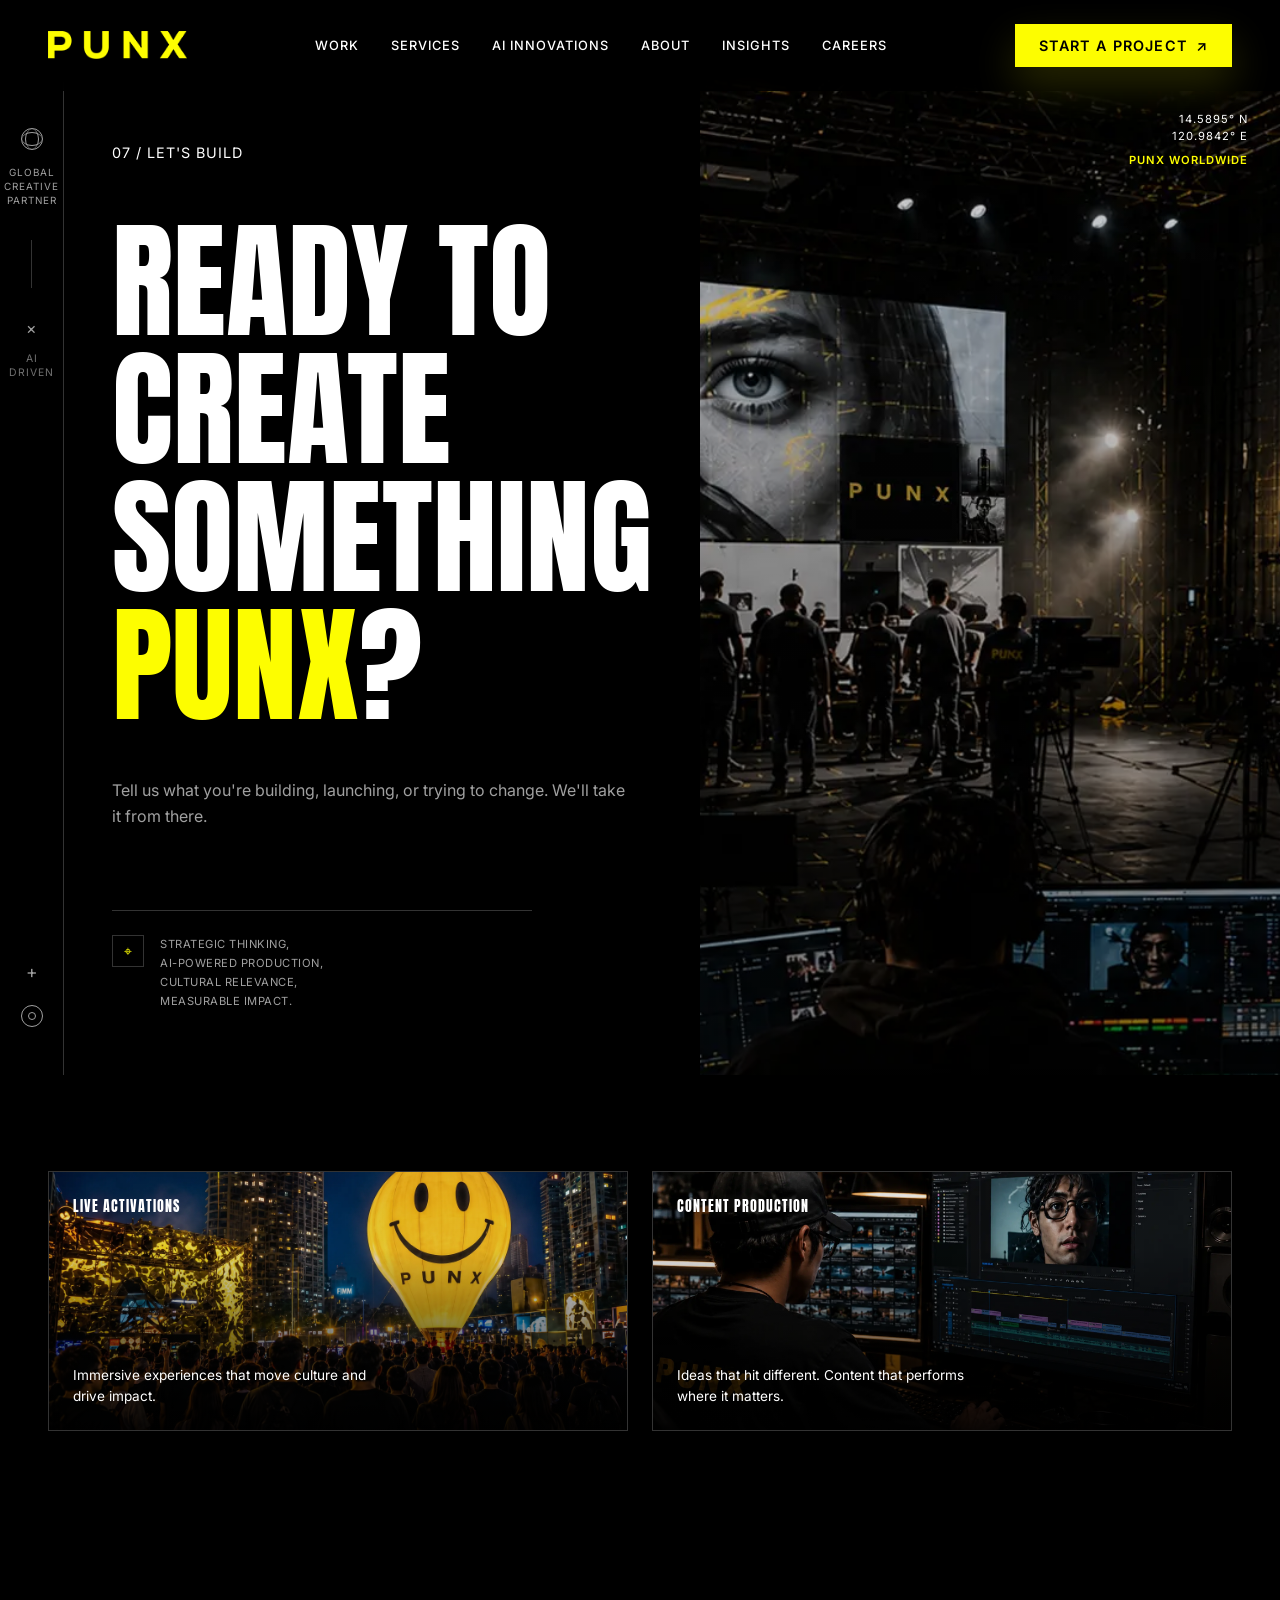
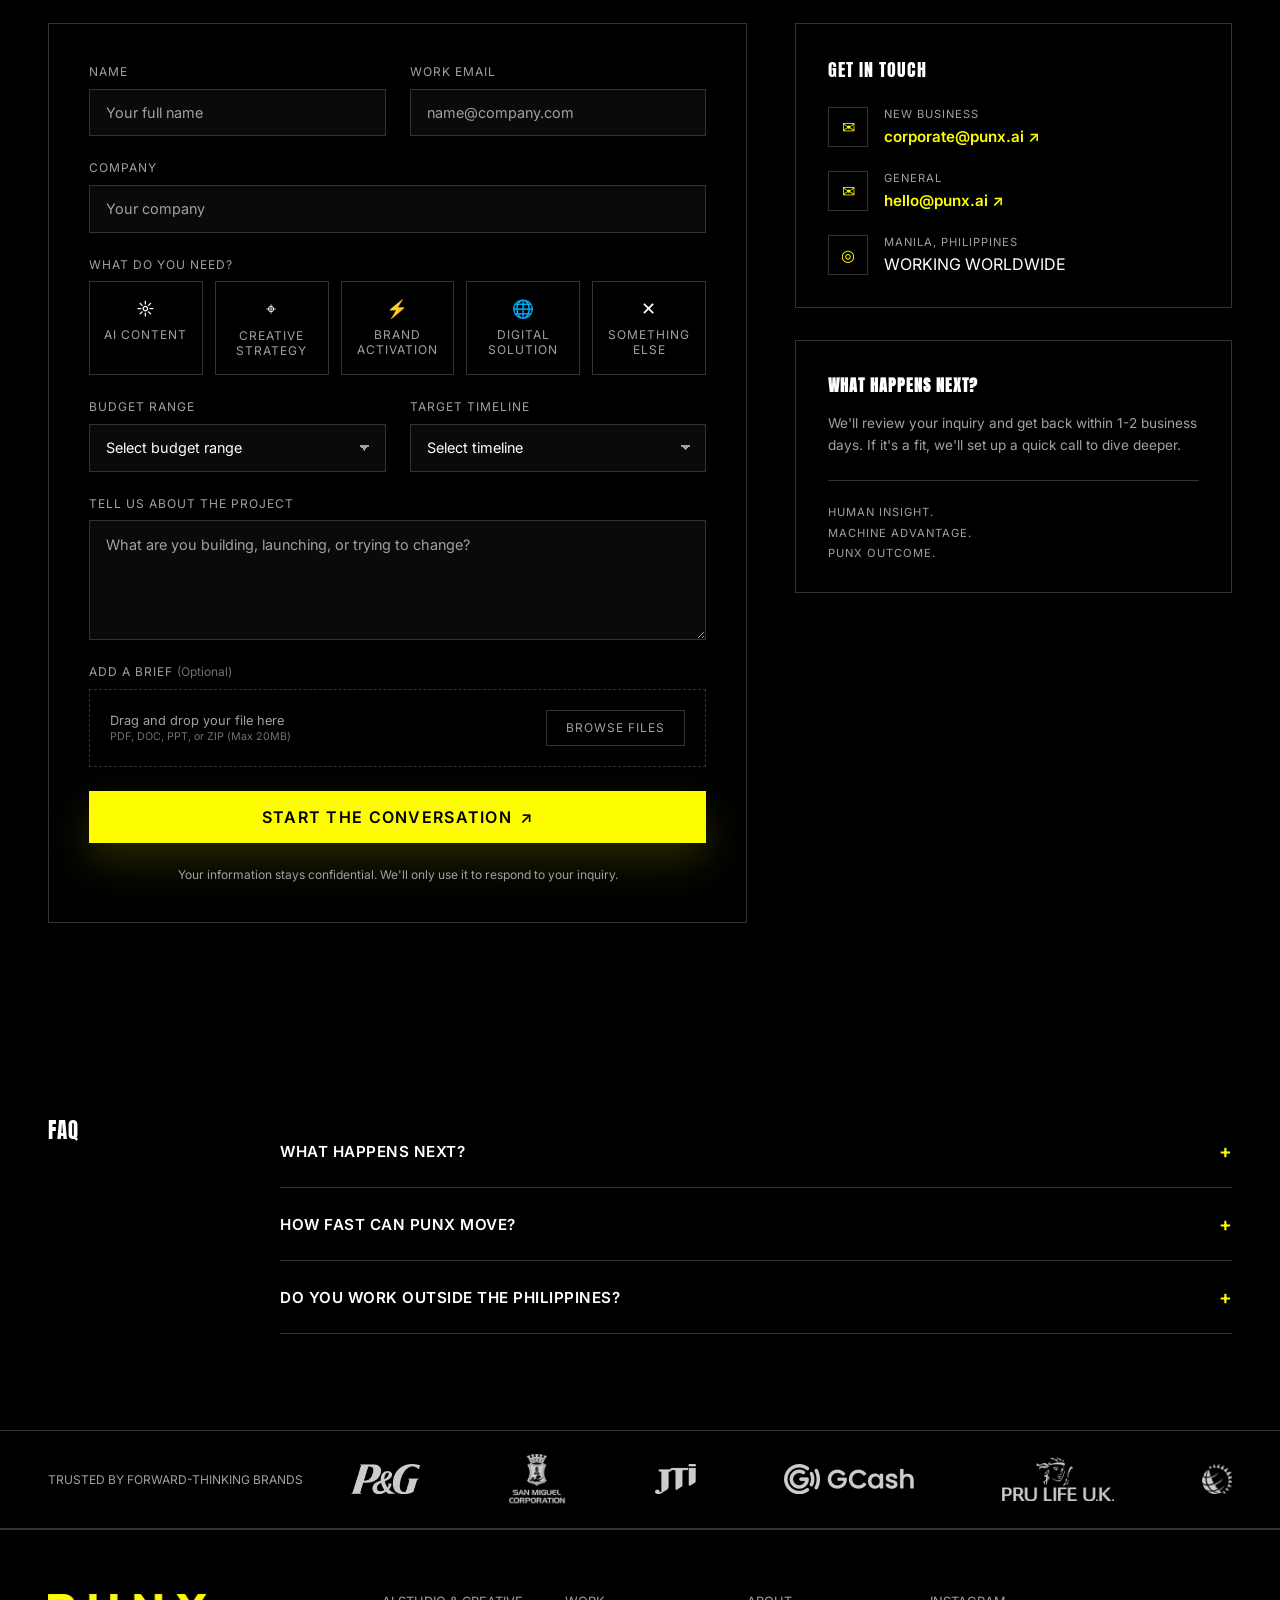
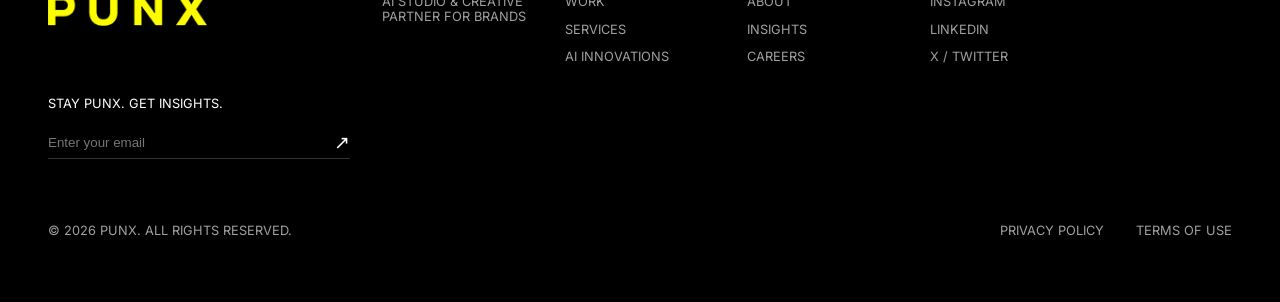
<file: lets-build.html>
<!DOCTYPE html>
<html lang="en" class="no-js">
<head>
    <meta charset="UTF-8">
    <meta name="viewport" content="width=device-width, initial-scale=1.0">
    <title>Let's Build - PUNX AI Studio & Creative Partner</title>
    <link rel="preconnect" href="https://fonts.googleapis.com">
    <link rel="preconnect" href="https://fonts.gstatic.com" crossorigin>
    <link href="https://fonts.googleapis.com/css2?family=Anton&family=Inter:wght@400;500;600;700&display=swap" rel="stylesheet">
    <link rel="stylesheet" href="styles.css">
</head>
<body>

    <!-- Header Navigation -->
    <header class="header">
        <a href="index.html" class="logo-mark" aria-label="PUNX home"></a>
        <nav class="main-nav" id="mainNav">
            <a href="work.html">WORK</a>
            <a href="services.html">SERVICES</a>
            <a href="ai-innovations.html">AI INNOVATIONS</a>
            <a href="about.html">ABOUT</a>
            <a href="insights.html">INSIGHTS</a>
            <a href="careers.html">CAREERS</a>
            <a href="#start" class="btn btn-primary nav-cta-mobile">START A PROJECT <span class="arrow">↗</span></a>
        </nav>
        <a href="#start" class="btn btn-primary header-cta">START A PROJECT <span class="arrow">↗</span></a>
        <button type="button" class="nav-toggle" id="navToggle" aria-label="Toggle menu" aria-expanded="false" aria-controls="mainNav">
            <span></span><span></span><span></span>
        </button>
    </header>

    <main>
        <!-- Let's Build Hero -->
        <section class="hero hero--build animate-reveal">
            <div class="hero-rail reveal-item delay-0">
                <span class="icon-globe" aria-hidden="true"></span>
                <span class="hero-rail-label">GLOBAL CREATIVE PARTNER</span>
                <span class="hero-rail-divider"></span>
                <span class="icon-x" aria-hidden="true">×</span>
                <span class="hero-rail-label hero-rail-label--sub">AI DRIVEN</span>
                <span class="hero-rail-spacer"></span>
                <span class="icon-plus" aria-hidden="true">+</span>
                <span class="icon-target" aria-hidden="true"></span>
            </div>
            <div class="hero-left reveal-item delay-0">
                <div class="section-number">07 / LET'S BUILD</div>
                <h1 class="hero-title">READY TO CREATE<br>SOMETHING <span class="highlight">PUNX</span>?</h1>
                <p class="hero-desc">Tell us what you're building, launching, or trying to change. We'll take it from there.</p>
                <div class="build-hero-tags">
                    <span class="build-hero-tags-icon" aria-hidden="true">⌖</span>
                    <p>STRATEGIC THINKING,<br>AI-POWERED PRODUCTION,<br>CULTURAL RELEVANCE,<br>MEASURABLE IMPACT.</p>
                </div>
            </div>
            <div class="hero-right reveal-item delay-1">
                <div class="hero-image-container">
                    <img src="img/page/lets-build/letsbuild-img-1.webp" alt="PUNX production studio behind the scenes" class="hero-bg" />
                    <div class="hero-overlay"></div>
                    <div class="hero-coords">
                        <span>14.5895° N</span>
                        <span>120.9842° E</span>
                        <span class="hero-coords-label">PUNX WORLDWIDE</span>
                    </div>
                </div>
            </div>
        </section>

        <!-- Build Features -->
        <section class="build-features section-black animate-reveal">
            <div class="build-features-grid">
                <div class="build-feature-card reveal-item delay-1">
                    <img src="img/page/lets-build/letsbuild-img-2.webp" alt="PUNX live brand activation">
                    <span class="build-feature-label">LIVE ACTIVATIONS</span>
                    <p>Immersive experiences that move culture and drive impact.</p>
                </div>
                <div class="build-feature-card reveal-item delay-2">
                    <img src="img/page/lets-build/letsbuild-img-3.webp" alt="PUNX content production and editing">
                    <span class="build-feature-label">CONTENT PRODUCTION</span>
                    <p>Ideas that hit different. Content that performs where it matters.</p>
                </div>
            </div>
        </section>

        <!-- Contact / Start a Project -->
        <section class="contact section-black animate-reveal" id="start">
            <div class="contact-grid">
                <form class="contact-form reveal-item delay-1" id="buildForm">
                    <div class="form-row">
                        <div class="form-group">
                            <label for="cf-name">Name</label>
                            <input type="text" id="cf-name" name="name" placeholder="Your full name" required>
                        </div>
                        <div class="form-group">
                            <label for="cf-email">Work Email</label>
                            <input type="email" id="cf-email" name="email" placeholder="name@company.com" required>
                        </div>
                    </div>
                    <div class="form-group">
                        <label for="cf-company">Company</label>
                        <input type="text" id="cf-company" name="company" placeholder="Your company">
                    </div>
                    <div class="form-group">
                        <label>What Do You Need?</label>
                        <div class="need-options">
                            <label class="need-option">
                                <input type="radio" name="need" value="ai-content" hidden>
                                <span class="need-icon" aria-hidden="true">☼</span>
                                AI CONTENT
                            </label>
                            <label class="need-option">
                                <input type="radio" name="need" value="creative-strategy" hidden>
                                <span class="need-icon" aria-hidden="true">⌖</span>
                                CREATIVE STRATEGY
                            </label>
                            <label class="need-option">
                                <input type="radio" name="need" value="brand-activation" hidden>
                                <span class="need-icon" aria-hidden="true">⚡</span>
                                BRAND ACTIVATION
                            </label>
                            <label class="need-option">
                                <input type="radio" name="need" value="digital-solution" hidden>
                                <span class="need-icon" aria-hidden="true">🌐</span>
                                DIGITAL SOLUTION
                            </label>
                            <label class="need-option">
                                <input type="radio" name="need" value="something-else" hidden>
                                <span class="need-icon" aria-hidden="true">✕</span>
                                SOMETHING ELSE
                            </label>
                        </div>
                    </div>
                    <div class="form-row">
                        <div class="form-group">
                            <label for="cf-budget">Budget Range</label>
                            <select id="cf-budget" name="budget">
                                <option value="">Select budget range</option>
                                <option value="under-10k">Under $10k</option>
                                <option value="10k-50k">$10k - $50k</option>
                                <option value="50k-150k">$50k - $150k</option>
                                <option value="150k-plus">$150k+</option>
                            </select>
                        </div>
                        <div class="form-group">
                            <label for="cf-timeline">Target Timeline</label>
                            <select id="cf-timeline" name="timeline">
                                <option value="">Select timeline</option>
                                <option value="asap">ASAP</option>
                                <option value="1-3-months">1-3 months</option>
                                <option value="3-6-months">3-6 months</option>
                                <option value="flexible">Flexible</option>
                            </select>
                        </div>
                    </div>
                    <div class="form-group">
                        <label for="cf-details">Tell Us About The Project</label>
                        <textarea id="cf-details" name="details" placeholder="What are you building, launching, or trying to change?"></textarea>
                    </div>
                    <div class="form-group">
                        <label>Add A Brief <span class="form-label-optional">(Optional)</span></label>
                        <div class="file-drop">
                            <span>Drag and drop your file here<br><small>PDF, DOC, PPT, or ZIP (Max 20MB)</small></span>
                            <label class="file-drop-btn">
                                BROWSE FILES
                                <input type="file" name="brief" hidden>
                            </label>
                        </div>
                    </div>
                    <button type="submit" class="btn btn-primary btn-large form-submit">START THE CONVERSATION <span class="arrow">↗</span></button>
                    <p class="form-note">Your information stays confidential. We'll only use it to respond to your inquiry.</p>
                </form>

                <div class="contact-sidebar reveal-item delay-2">
                    <div class="sidebar-block">
                        <h3 class="sidebar-title">GET IN TOUCH</h3>
                        <div class="contact-method">
                            <span class="contact-method-icon" aria-hidden="true">✉</span>
                            <div>
                                <div class="contact-method-label">NEW BUSINESS</div>
                                <a href="mailto:corporate@punx.ai">corporate@punx.ai <span class="arrow">↗</span></a>
                            </div>
                        </div>
                        <div class="contact-method">
                            <span class="contact-method-icon" aria-hidden="true">✉</span>
                            <div>
                                <div class="contact-method-label">GENERAL</div>
                                <a href="mailto:hello@punx.ai">hello@punx.ai <span class="arrow">↗</span></a>
                            </div>
                        </div>
                        <div class="contact-method">
                            <span class="contact-method-icon" aria-hidden="true">◎</span>
                            <div>
                                <div class="contact-method-label">MANILA, PHILIPPINES</div>
                                <span>WORKING WORLDWIDE</span>
                            </div>
                        </div>
                    </div>

                    <div class="next-steps">
                        <h4>WHAT HAPPENS NEXT?</h4>
                        <p>We'll review your inquiry and get back within 1-2 business days. If it's a fit, we'll set up a quick call to dive deeper.</p>
                        <div class="next-steps-tags">
                            <span>HUMAN INSIGHT.</span>
                            <span>MACHINE ADVANTAGE.</span>
                            <span>PUNX OUTCOME.</span>
                        </div>
                    </div>
                </div>
            </div>
        </section>

        <!-- FAQ -->
        <section class="faq section-black animate-reveal">
            <div class="faq-label reveal-item delay-0">FAQ</div>
            <div class="faq-list reveal-item delay-1">
                <div class="faq-item">
                    <button type="button" class="faq-question">
                        WHAT HAPPENS NEXT?
                        <span class="faq-icon" aria-hidden="true">+</span>
                    </button>
                    <div class="faq-answer">
                        <p>Once you submit the form, our team reviews your inquiry and gets back to you within 1-2 business days. If it looks like a good fit, we'll set up a quick call to dive into the details.</p>
                    </div>
                </div>
                <div class="faq-item">
                    <button type="button" class="faq-question">
                        HOW FAST CAN PUNX MOVE?
                        <span class="faq-icon" aria-hidden="true">+</span>
                    </button>
                    <div class="faq-answer">
                        <p>Our AI-native workflows let us go from concept to final production in a fraction of the usual time — from a few days for content sprints to a few weeks for full campaigns.</p>
                    </div>
                </div>
                <div class="faq-item">
                    <button type="button" class="faq-question">
                        DO YOU WORK OUTSIDE THE PHILIPPINES?
                        <span class="faq-icon" aria-hidden="true">+</span>
                    </button>
                    <div class="faq-answer">
                        <p>Yes. We're based in Manila but work with brands and partners worldwide, collaborating remotely across time zones on campaigns, content, and activations.</p>
                    </div>
                </div>
            </div>
        </section>

        <!-- Client Logos -->
        <section class="clients animate-reveal">
            <div class="clients-label reveal-item delay-1">TRUSTED BY FORWARD-THINKING BRANDS</div>
            <div class="clients-viewport reveal-item delay-2">
                <div class="clients-track">
                    <img src="img/client-logo/PnG.png" alt="P&amp;G" class="client-logo">
                    <img src="img/client-logo/SMC.png" alt="San Miguel Corporation" class="client-logo client-logo--badge">
                    <img src="img/client-logo/JTI.png" alt="JTI" class="client-logo">
                    <img src="img/client-logo/Gcash.png" alt="GCash" class="client-logo">
                    <img src="img/client-logo/PRU%20Life%20UK.png" alt="Pru Life UK" class="client-logo client-logo--lg">
                    <img src="img/client-logo/Sunlife.png" alt="Sun Life" class="client-logo">
                    <img src="img/client-logo/Petron.png" alt="Petron" class="client-logo client-logo--lg">
                    <img src="img/client-logo/PnG.png" alt="P&amp;G" class="client-logo" aria-hidden="true">
                    <img src="img/client-logo/SMC.png" alt="San Miguel Corporation" class="client-logo client-logo--badge" aria-hidden="true">
                    <img src="img/client-logo/JTI.png" alt="JTI" class="client-logo" aria-hidden="true">
                    <img src="img/client-logo/Gcash.png" alt="GCash" class="client-logo" aria-hidden="true">
                    <img src="img/client-logo/PRU%20Life%20UK.png" alt="Pru Life UK" class="client-logo client-logo--lg" aria-hidden="true">
                    <img src="img/client-logo/Sunlife.png" alt="Sun Life" class="client-logo" aria-hidden="true">
                    <img src="img/client-logo/Petron.png" alt="Petron" class="client-logo client-logo--lg" aria-hidden="true">
                </div>
            </div>
        </section>

    </main>

    <!-- Footer -->
    <footer class="footer">
        <div class="footer-top">
            <a href="index.html" class="logo-mark" aria-label="PUNX home"></a>
            <div class="footer-desc">AI STUDIO & CREATIVE PARTNER FOR BRANDS</div>

            <div class="footer-links">
                <a href="work.html">WORK</a>
                <a href="services.html">SERVICES</a>
                <a href="ai-innovations.html">AI INNOVATIONS</a>
            </div>
            <div class="footer-links">
                <a href="about.html">ABOUT</a>
                <a href="insights.html">INSIGHTS</a>
                <a href="careers.html">CAREERS</a>
            </div>
            <div class="footer-links">
                <a href="#">INSTAGRAM</a>
                <a href="#">LINKEDIN</a>
                <a href="#">X / TWITTER</a>
            </div>

            <div class="footer-newsletter">
                <p>STAY PUNX. GET INSIGHTS.</p>
                <form class="newsletter-form">
                    <input type="email" placeholder="Enter your email">
                    <button type="submit">↗</button>
                </form>
            </div>
        </div>
        <div class="footer-bottom">
            <p>&copy; 2026 PUNX. ALL RIGHTS RESERVED.</p>
            <div class="footer-legal">
                <a href="#">PRIVACY POLICY</a>
                <a href="#">TERMS OF USE</a>
            </div>
        </div>
    </footer>

    <script src="main.js"></script>
</body>
</html>
</file>
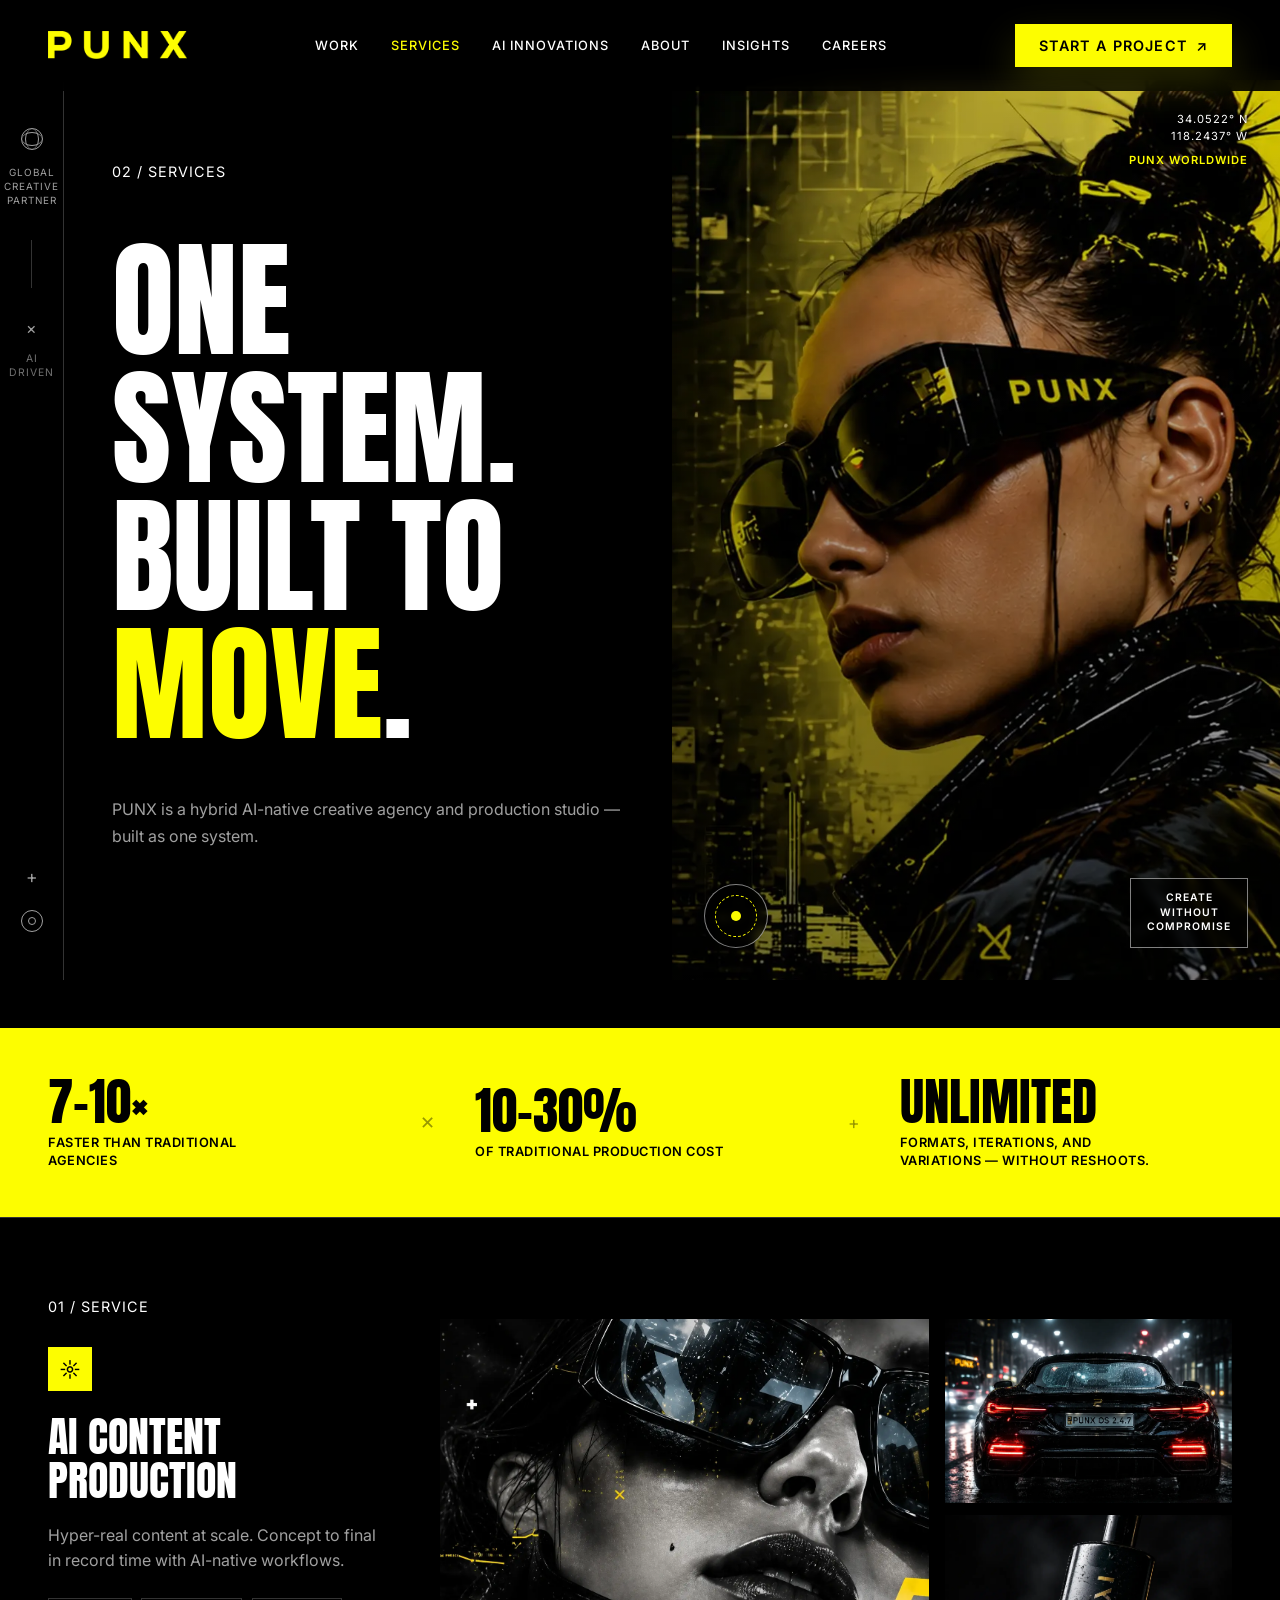
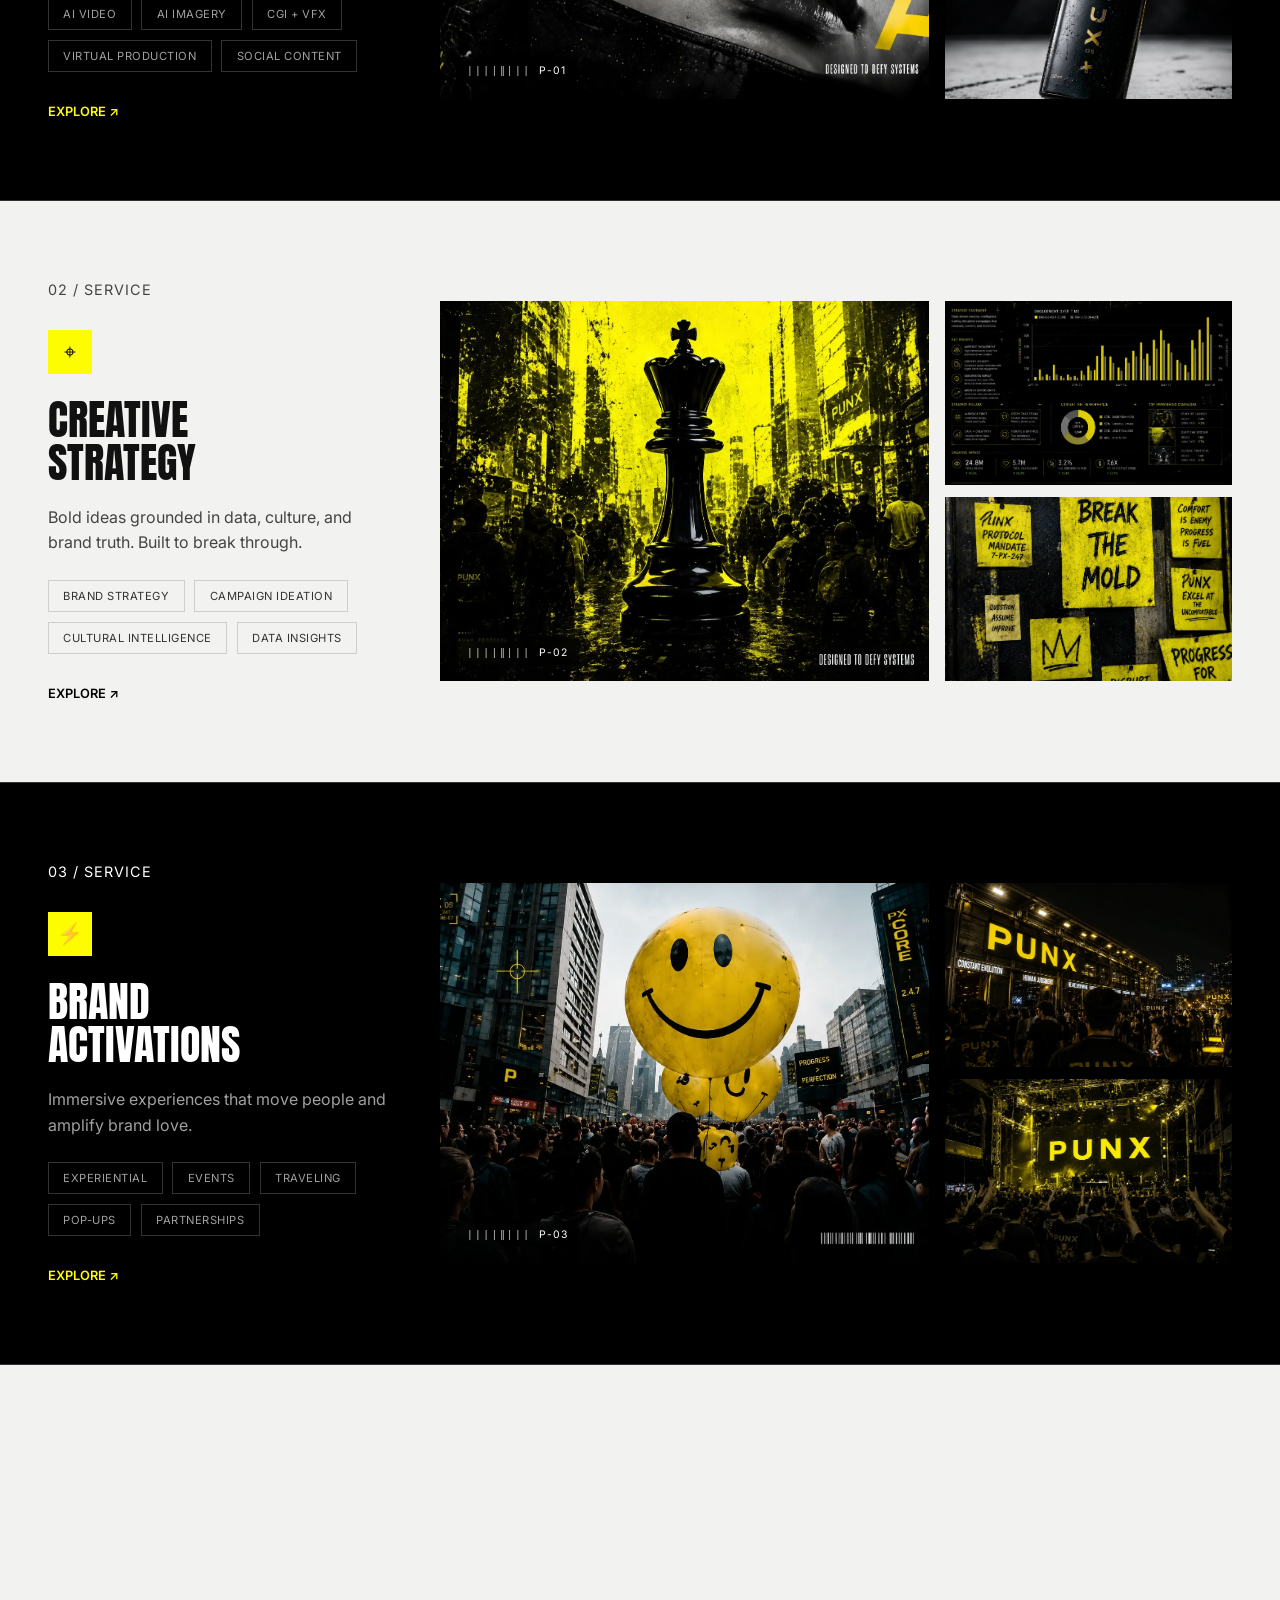
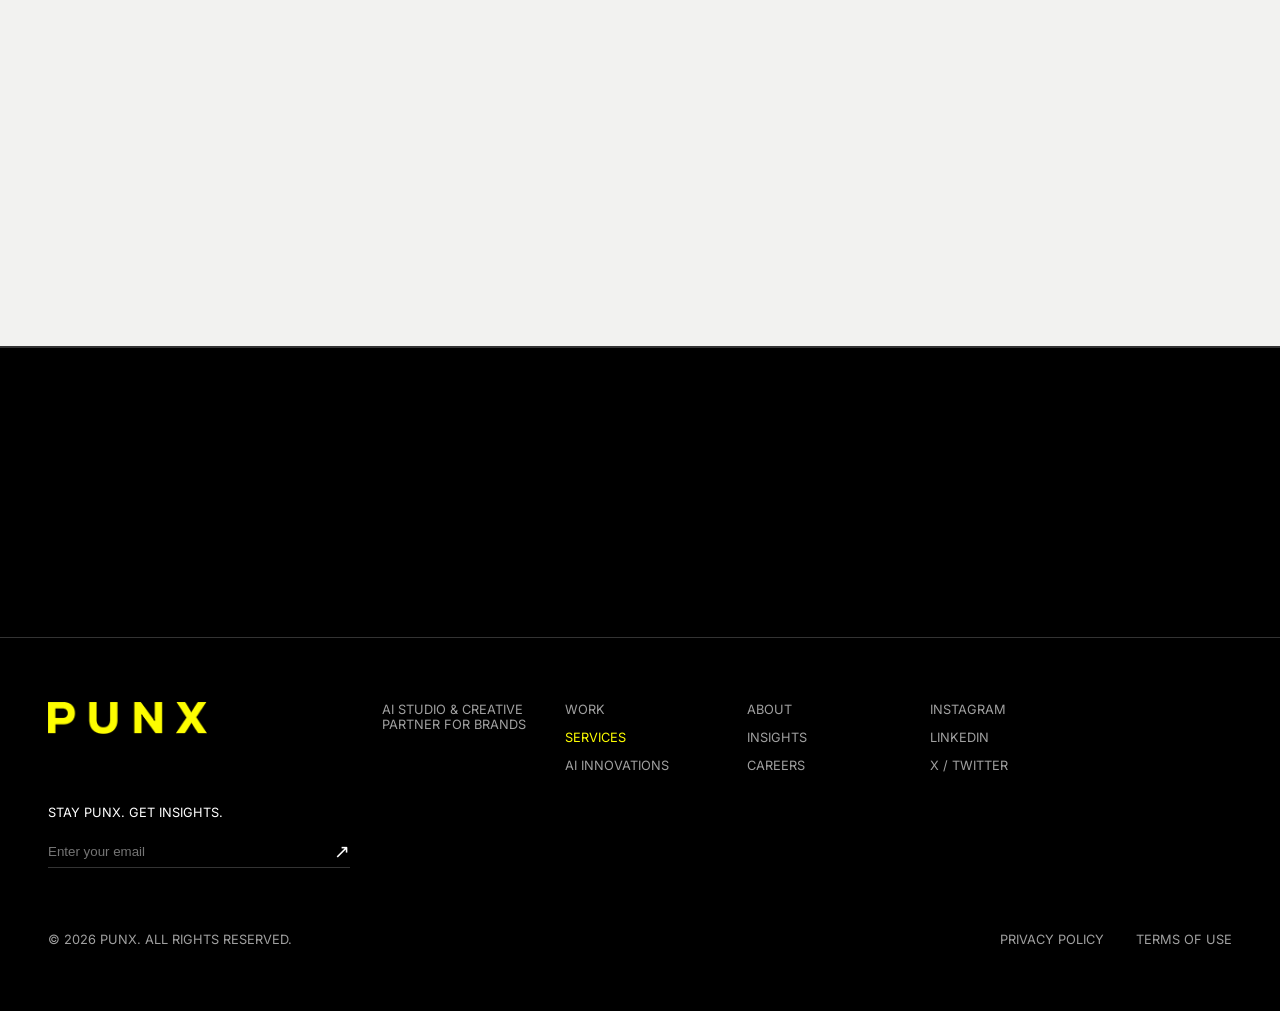
<file: services.html>
<!DOCTYPE html>
<html lang="en" class="no-js">
<head>
    <meta charset="UTF-8">
    <meta name="viewport" content="width=device-width, initial-scale=1.0">
    <title>Services - PUNX AI Studio & Creative Partner</title>
    <link rel="preconnect" href="https://fonts.googleapis.com">
    <link rel="preconnect" href="https://fonts.gstatic.com" crossorigin>
    <link href="https://fonts.googleapis.com/css2?family=Anton&family=Inter:wght@400;500;600;700&display=swap" rel="stylesheet">
    <link rel="stylesheet" href="styles.css">
</head>
<body>

    <!-- Header Navigation -->
    <header class="header">
        <a href="index.html" class="logo-mark" aria-label="PUNX home"></a>
        <nav class="main-nav" id="mainNav">
            <a href="work.html">WORK</a>
            <a href="services.html" class="active">SERVICES</a>
            <a href="ai-innovations.html">AI INNOVATIONS</a>
            <a href="about.html">ABOUT</a>
            <a href="insights.html">INSIGHTS</a>
            <a href="careers.html">CAREERS</a>
            <a href="lets-build.html" class="btn btn-primary nav-cta-mobile">START A PROJECT <span class="arrow">↗</span></a>
        </nav>
        <a href="lets-build.html" class="btn btn-primary header-cta">START A PROJECT <span class="arrow">↗</span></a>
        <button type="button" class="nav-toggle" id="navToggle" aria-label="Toggle menu" aria-expanded="false" aria-controls="mainNav">
            <span></span><span></span><span></span>
        </button>
    </header>

    <main>
        <!-- Services Hero -->
        <section class="hero hero--services animate-reveal">
            <div class="hero-rail reveal-item delay-0">
                <span class="icon-globe" aria-hidden="true"></span>
                <span class="hero-rail-label">GLOBAL CREATIVE PARTNER</span>
                <span class="hero-rail-divider"></span>
                <span class="icon-x" aria-hidden="true">×</span>
                <span class="hero-rail-label hero-rail-label--sub">AI DRIVEN</span>
                <span class="hero-rail-spacer"></span>
                <span class="icon-plus" aria-hidden="true">+</span>
                <span class="icon-target" aria-hidden="true"></span>
            </div>
            <div class="hero-left reveal-item delay-0">
                <div class="section-number">02 / SERVICES</div>
                <h1 class="hero-title">ONE SYSTEM.<br>BUILT TO <span class="highlight">MOVE</span>.</h1>
                <p class="hero-desc">PUNX is a hybrid AI-native creative agency and production studio — built as one system.</p>
            </div>
            <div class="hero-right reveal-item delay-1">
                <div class="hero-image-container">
                    <img src="img/page/services/service_img_0.webp" alt="PUNX services hero" class="hero-bg" />
                    <div class="hero-overlay"></div>
                    <div class="hero-coords">
                        <span>34.0522° N</span>
                        <span>118.2437° W</span>
                        <span class="hero-coords-label">PUNX WORLDWIDE</span>
                    </div>
                    <div class="hero-seal" aria-hidden="true">
                        <span class="hero-seal-ring">
                            <span class="hero-seal-dot"></span>
                        </span>
                    </div>
                    <div class="hero-tag">CREATE<br>WITHOUT<br>COMPROMISE</div>
                </div>
            </div>
        </section>

        <!-- Stats Banner -->
        <section class="stats-banner section-yellow animate-reveal">
            <div class="stats-item reveal-item delay-0">
                <span class="stats-number">7–10×</span>
                <span class="stats-desc">FASTER THAN TRADITIONAL AGENCIES</span>
            </div>
            <span class="stats-divider" aria-hidden="true">✕</span>
            <div class="stats-item reveal-item delay-1">
                <span class="stats-number">10–30%</span>
                <span class="stats-desc">OF TRADITIONAL PRODUCTION COST</span>
            </div>
            <span class="stats-divider" aria-hidden="true">+</span>
            <div class="stats-item reveal-item delay-2">
                <span class="stats-number">UNLIMITED</span>
                <span class="stats-desc">FORMATS, ITERATIONS, AND VARIATIONS — WITHOUT RESHOOTS.</span>
            </div>
        </section>

        <!-- Service Rows -->
        <section class="services-list section-black animate-reveal">
            <div class="service-row">
                <div class="service-row-info reveal-item delay-1">
                    <div class="section-number">01 / SERVICE</div>
                    <div class="service-row-icon" aria-hidden="true">☼</div>
                    <h2>AI CONTENT<br>PRODUCTION</h2>
                    <p>Hyper-real content at scale. Concept to final in record time with AI-native workflows.</p>
                    <div class="service-tags">
                        <span class="tag-pill">AI VIDEO</span>
                        <span class="tag-pill">AI IMAGERY</span>
                        <span class="tag-pill">CGI + VFX</span>
                        <span class="tag-pill">VIRTUAL PRODUCTION</span>
                        <span class="tag-pill">SOCIAL CONTENT</span>
                    </div>
                    <a href="#" class="explore-link">EXPLORE ↗</a>
                </div>
                <div class="service-media reveal-item delay-2">
                    <div class="service-media-main">
                        <img src="img/page/services/service_img_1.webp" alt="AI Content Production">
                        <div class="media-tag"><span class="barcode">||||‖|||</span> P-01</div>
                    </div>
                    <div class="service-media-side">
                        <div class="service-media-thumb">
                            <img src="img/page/services/service_img_2.webp" alt="AI content example 1">
                        </div>
                        <div class="service-media-thumb">
                            <img src="img/page/services/service_img_3.webp" alt="AI content example 2">
                        </div>
                    </div>
                </div>
            </div>

            <div class="service-row service-row--light">
                <div class="service-row-info reveal-item delay-1">
                    <div class="section-number">02 / SERVICE</div>
                    <div class="service-row-icon" aria-hidden="true">⌖</div>
                    <h2>CREATIVE<br>STRATEGY</h2>
                    <p>Bold ideas grounded in data, culture, and brand truth. Built to break through.</p>
                    <div class="service-tags">
                        <span class="tag-pill">BRAND STRATEGY</span>
                        <span class="tag-pill">CAMPAIGN IDEATION</span>
                        <span class="tag-pill">CULTURAL INTELLIGENCE</span>
                        <span class="tag-pill">DATA INSIGHTS</span>
                    </div>
                    <a href="#" class="explore-link">EXPLORE ↗</a>
                </div>
                <div class="service-media reveal-item delay-2">
                    <div class="service-media-main">
                        <img src="img/page/services/service_img_4.webp" alt="Creative Strategy">
                        <div class="media-tag"><span class="barcode">||||‖|||</span> P-02</div>
                    </div>
                    <div class="service-media-side">
                        <div class="service-media-thumb">
                            <img src="img/page/services/service_img_5.webp" alt="Creative strategy example 1">
                        </div>
                        <div class="service-media-thumb">
                            <img src="img/page/services/service_img_6.webp" alt="Creative strategy example 2">
                        </div>
                    </div>
                </div>
            </div>

            <div class="service-row">
                <div class="service-row-info reveal-item delay-1">
                    <div class="section-number">03 / SERVICE</div>
                    <div class="service-row-icon" aria-hidden="true">⚡</div>
                    <h2>BRAND<br>ACTIVATIONS</h2>
                    <p>Immersive experiences that move people and amplify brand love.</p>
                    <div class="service-tags">
                        <span class="tag-pill">EXPERIENTIAL</span>
                        <span class="tag-pill">EVENTS</span>
                        <span class="tag-pill">TRAVELING</span>
                        <span class="tag-pill">POP-UPS</span>
                        <span class="tag-pill">PARTNERSHIPS</span>
                    </div>
                    <a href="#" class="explore-link">EXPLORE ↗</a>
                </div>
                <div class="service-media reveal-item delay-2">
                    <div class="service-media-main">
                        <img src="img/page/services/service_img_7.webp" alt="Brand Activations">
                        <div class="media-tag"><span class="barcode">||||‖|||</span> P-03</div>
                    </div>
                    <div class="service-media-side">
                        <div class="service-media-thumb">
                            <img src="img/page/services/service_img_8.webp" alt="Brand activation example 1">
                        </div>
                        <div class="service-media-thumb">
                            <img src="img/page/services/service_img_9.webp" alt="Brand activation example 2">
                        </div>
                    </div>
                </div>
            </div>

            <div class="service-row service-row--light">
                <div class="service-row-info reveal-item delay-1">
                    <div class="section-number">04 / SERVICE</div>
                    <div class="service-row-icon" aria-hidden="true">🌐</div>
                    <h2>DIGITAL<br>SOLUTIONS</h2>
                    <p>Web, apps, and platforms designed for performance and future scale.</p>
                    <div class="service-tags">
                        <span class="tag-pill">WEB & APPS</span>
                        <span class="tag-pill">PLATFORMS</span>
                        <span class="tag-pill">E-COMMERCE</span>
                        <span class="tag-pill">TECH INTEGRATIONS</span>
                    </div>
                    <a href="#" class="explore-link">EXPLORE ↗</a>
                </div>
                <div class="service-media reveal-item delay-2">
                    <div class="service-media-main">
                        <img src="img/page/services/service_img_11.webp" alt="Digital Solutions">
                        <div class="media-tag"><span class="barcode">||||‖|||</span> P-04</div>
                    </div>
                    <div class="service-media-side">
                        <div class="service-media-thumb">
                            <img src="img/page/services/service_img_12.webp" alt="Digital solutions example 1">
                        </div>
                        <div class="service-media-thumb">
                            <img src="img/page/services/service_img_13.webp" alt="Digital solutions example 2">
                        </div>
                    </div>
                </div>
            </div>
        </section>

        <!-- Services Banner -->
        <section class="services-banner section-black animate-reveal">
            <div class="services-banner-title reveal-item delay-1">
                <span class="services-banner-smiley" aria-hidden="true">☺</span>
                <span>BETTER CREATIVE. FASTER PRODUCTION. SMARTER CAMPAIGNS.</span>
            </div>
            <a href="lets-build.html" class="btn btn-primary btn-large reveal-item delay-2">START A PROJECT <span class="arrow">↗</span></a>
            <div class="services-banner-tag reveal-item delay-2">
                <span class="icon-globe" aria-hidden="true"></span>
                <span>THE SYSTEM<br>BUILT TO MOVE</span>
            </div>
        </section>

    </main>

    <!-- Footer -->
    <footer class="footer">
        <div class="footer-top">
            <a href="index.html" class="logo-mark" aria-label="PUNX home"></a>
            <div class="footer-desc">AI STUDIO & CREATIVE PARTNER FOR BRANDS</div>

            <div class="footer-links">
                <a href="work.html">WORK</a>
                <a href="services.html" class="active">SERVICES</a>
                <a href="ai-innovations.html">AI INNOVATIONS</a>
            </div>
            <div class="footer-links">
                <a href="about.html">ABOUT</a>
                <a href="insights.html">INSIGHTS</a>
                <a href="careers.html">CAREERS</a>
            </div>
            <div class="footer-links">
                <a href="#">INSTAGRAM</a>
                <a href="#">LINKEDIN</a>
                <a href="#">X / TWITTER</a>
            </div>

            <div class="footer-newsletter">
                <p>STAY PUNX. GET INSIGHTS.</p>
                <form class="newsletter-form">
                    <input type="email" placeholder="Enter your email">
                    <button type="submit">↗</button>
                </form>
            </div>
        </div>
        <div class="footer-bottom">
            <p>&copy; 2026 PUNX. ALL RIGHTS RESERVED.</p>
            <div class="footer-legal">
                <a href="#">PRIVACY POLICY</a>
                <a href="#">TERMS OF USE</a>
            </div>
        </div>
    </footer>

    <script src="main.js"></script>
</body>
</html>
</file>
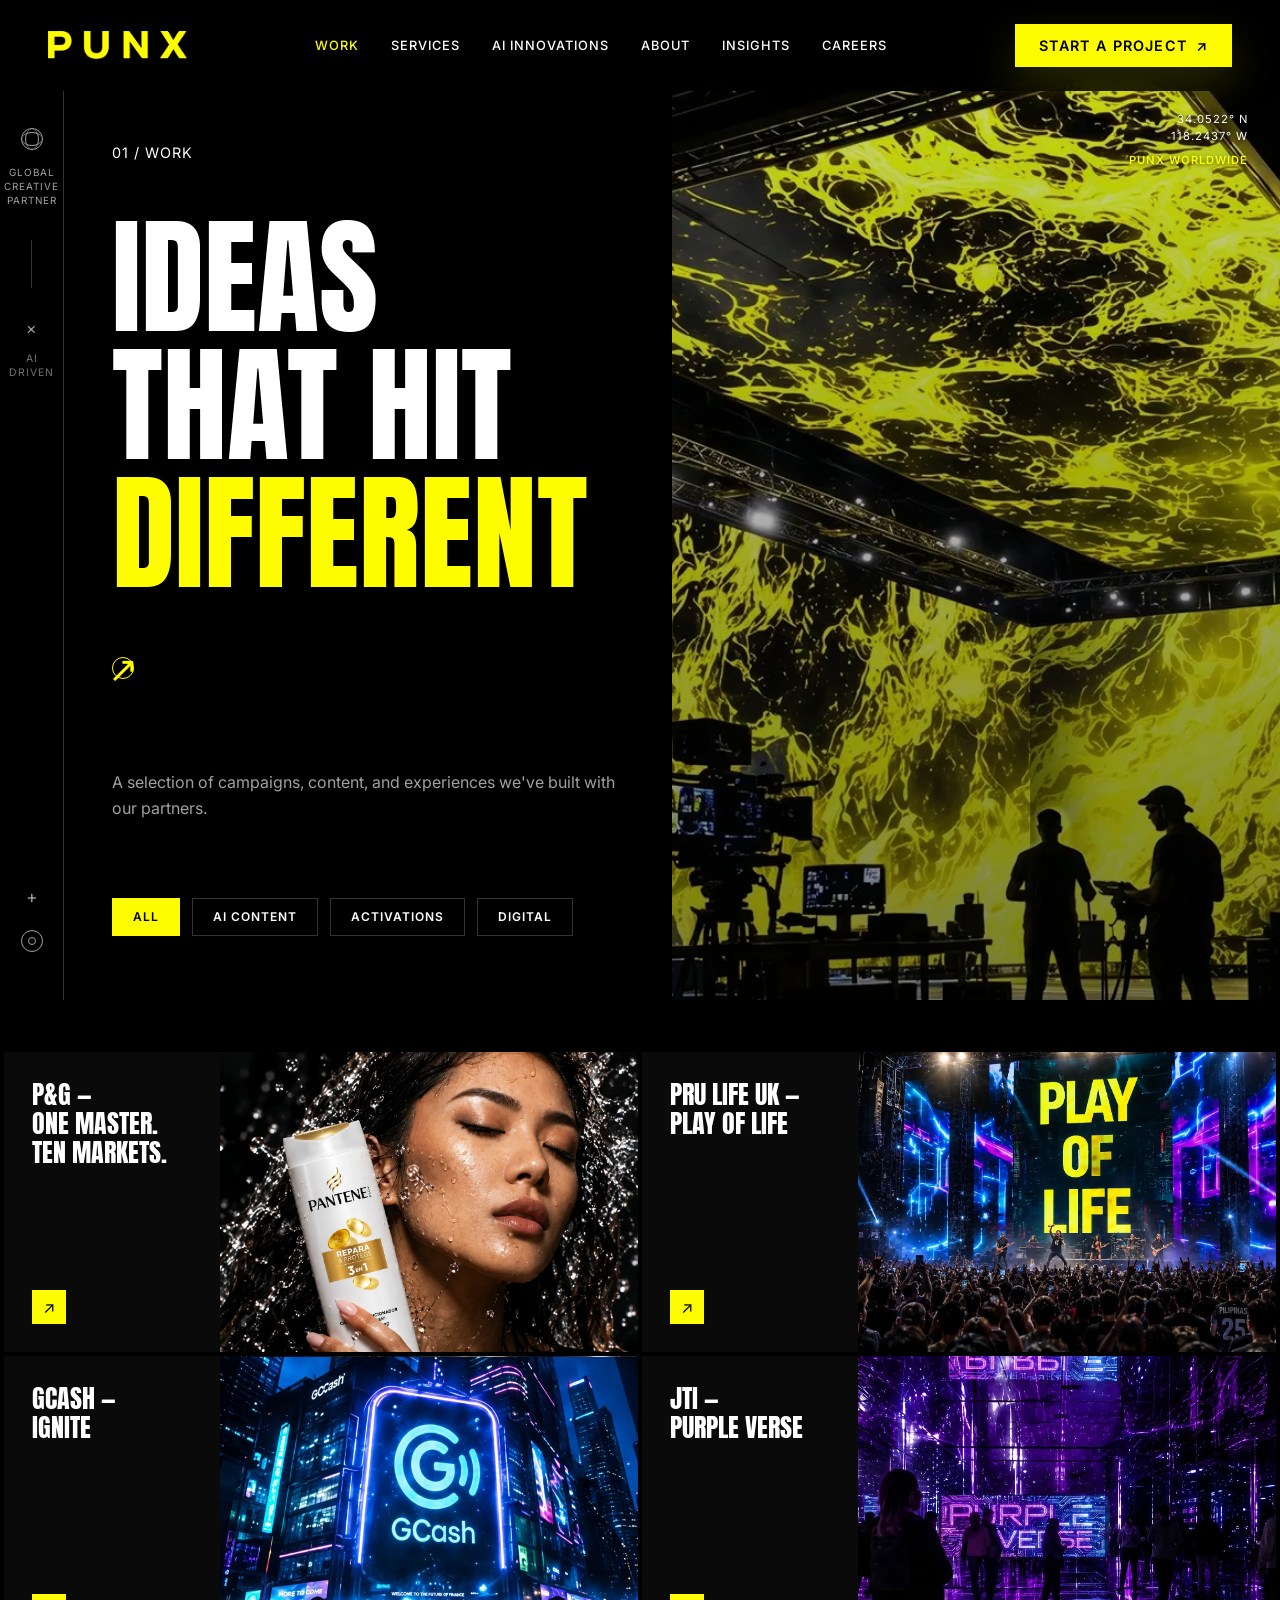
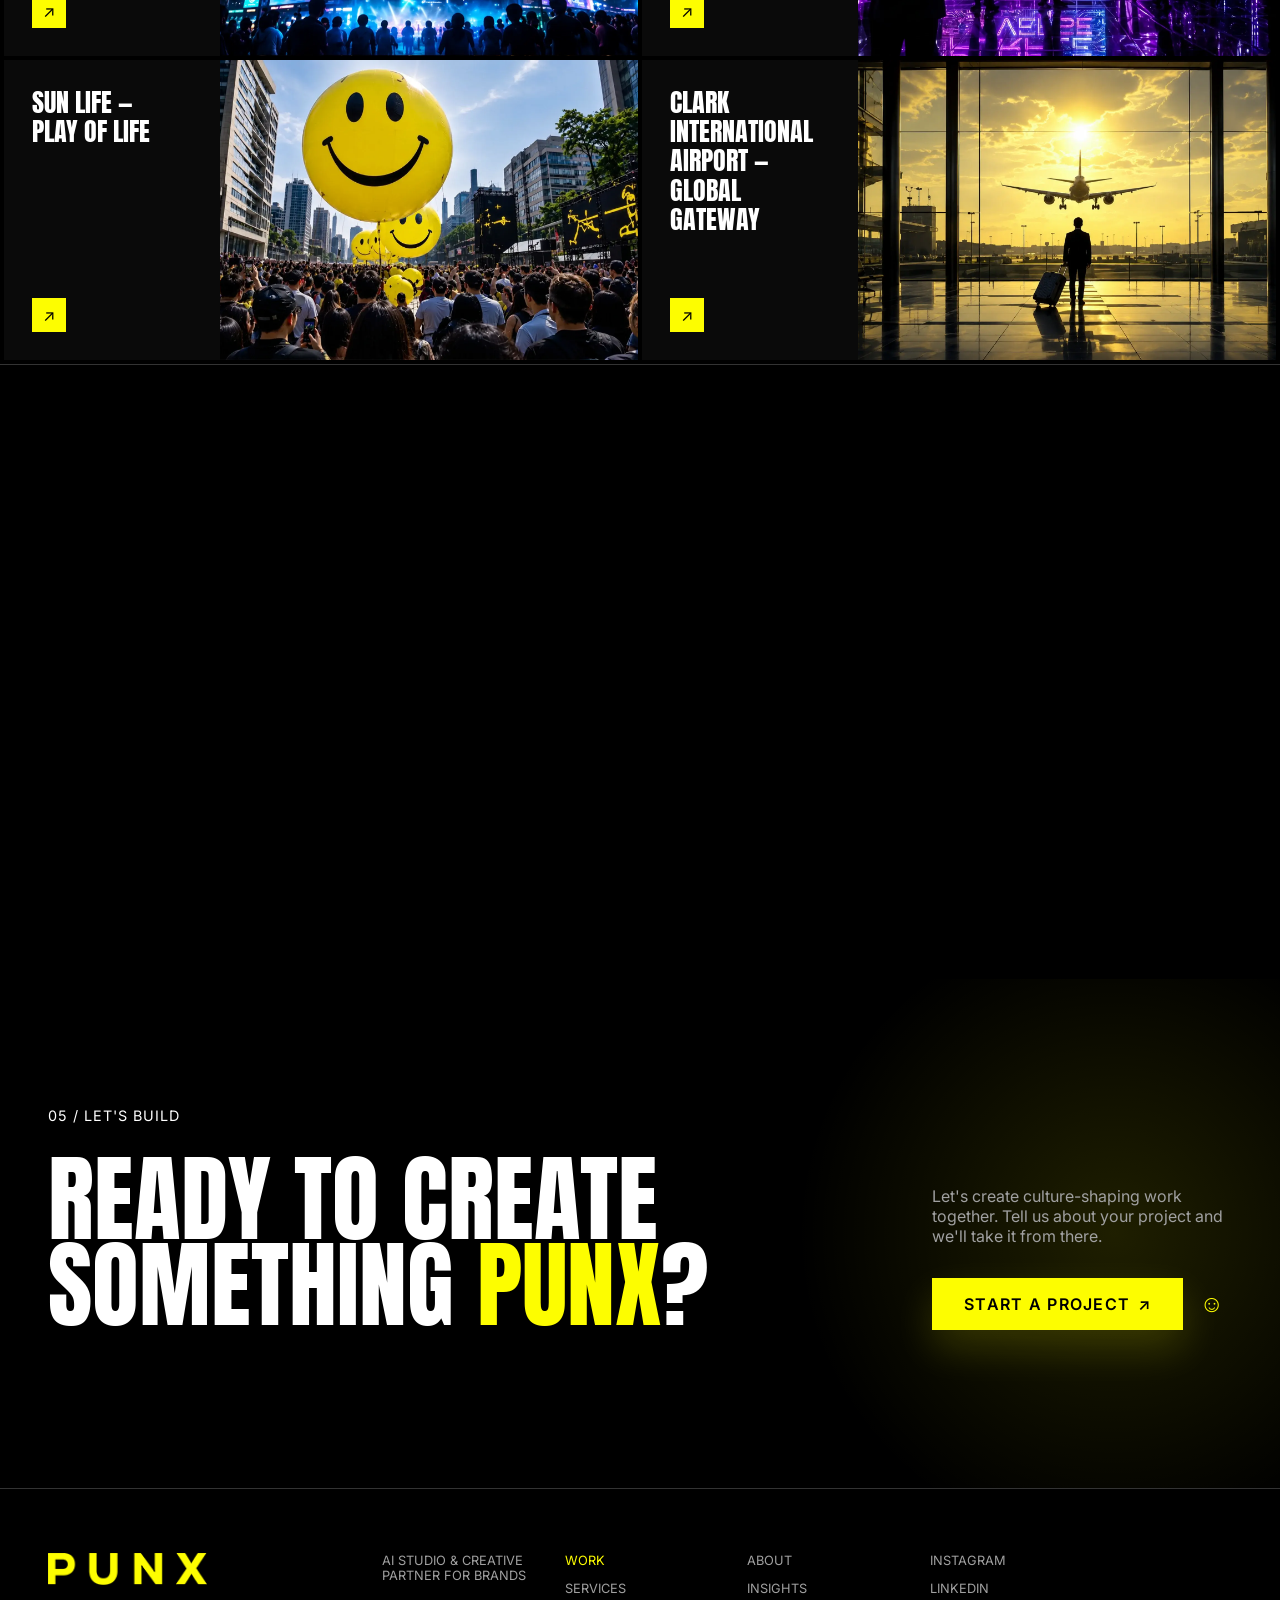
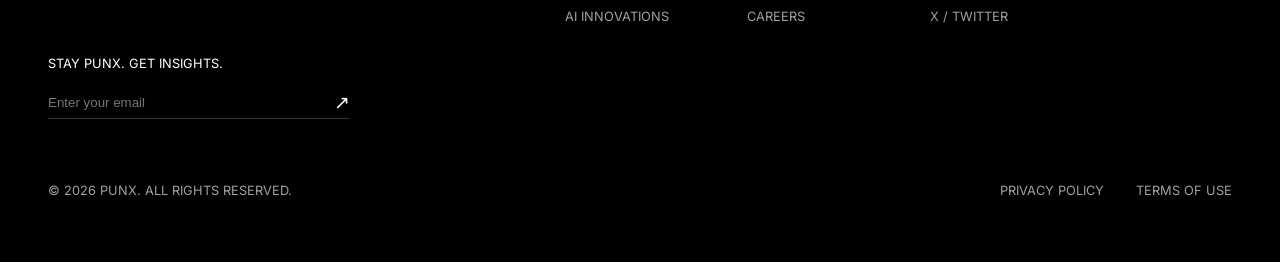
<file: work.html>
<!DOCTYPE html>
<html lang="en" class="no-js">
<head>
    <meta charset="UTF-8">
    <meta name="viewport" content="width=device-width, initial-scale=1.0">
    <title>Our Work - PUNX AI Studio & Creative Partner</title>
    <link rel="preconnect" href="https://fonts.googleapis.com">
    <link rel="preconnect" href="https://fonts.gstatic.com" crossorigin>
    <link href="https://fonts.googleapis.com/css2?family=Anton&family=Inter:wght@400;500;600;700&display=swap" rel="stylesheet">
    <link rel="stylesheet" href="styles.css">
</head>
<body>

    <!-- Header Navigation -->
    <header class="header">
        <a href="index.html" class="logo-mark" aria-label="PUNX home"></a>
        <nav class="main-nav" id="mainNav">
            <a href="work.html" class="active">WORK</a>
            <a href="services.html">SERVICES</a>
            <a href="ai-innovations.html">AI INNOVATIONS</a>
            <a href="about.html">ABOUT</a>
            <a href="insights.html">INSIGHTS</a>
            <a href="careers.html">CAREERS</a>
            <a href="lets-build.html" class="btn btn-primary nav-cta-mobile">START A PROJECT <span class="arrow">↗</span></a>
        </nav>
        <a href="lets-build.html" class="btn btn-primary header-cta">START A PROJECT <span class="arrow">↗</span></a>
        <button type="button" class="nav-toggle" id="navToggle" aria-label="Toggle menu" aria-expanded="false" aria-controls="mainNav">
            <span></span><span></span><span></span>
        </button>
    </header>

    <main>
        <!-- Work Hero -->
        <section class="hero hero--work animate-reveal">
            <div class="hero-rail reveal-item delay-0">
                <span class="icon-globe" aria-hidden="true"></span>
                <span class="hero-rail-label">GLOBAL CREATIVE PARTNER</span>
                <span class="hero-rail-divider"></span>
                <span class="icon-x" aria-hidden="true">×</span>
                <span class="hero-rail-label hero-rail-label--sub">AI DRIVEN</span>
                <span class="hero-rail-spacer"></span>
                <span class="icon-plus" aria-hidden="true">+</span>
                <span class="icon-target" aria-hidden="true"></span>
            </div>
            <div class="hero-left reveal-item delay-0">
                <div class="section-number">01 / WORK</div>
                <h1 class="hero-title work-title">IDEAS<br>THAT HIT<br><span class="highlight">DIFFERENT</span> <span class="arrow-circle">↗</span></h1>
                <p class="hero-desc">A selection of campaigns, content, and experiences we've built with our partners.</p>
                <div class="filter-tabs" id="filterTabs">
                    <button type="button" class="filter-tab active" data-filter="all">ALL</button>
                    <button type="button" class="filter-tab" data-filter="ai">AI CONTENT</button>
                    <button type="button" class="filter-tab" data-filter="activations">ACTIVATIONS</button>
                    <button type="button" class="filter-tab" data-filter="digital">DIGITAL</button>
                </div>
            </div>
            <div class="hero-right reveal-item delay-1">
                <div class="hero-image-container">
                    <img src="img/page/work/Landing-Page-1.webp" alt="PUNX LED volume stage production" class="hero-bg" />
                    <div class="hero-overlay"></div>
                    <div class="hero-coords">
                        <span>34.0522° N</span>
                        <span>118.2437° W</span>
                        <span class="hero-coords-label">PUNX WORLDWIDE</span>
                    </div>
                </div>
            </div>
        </section>

        <!-- Work Grid -->
        <section class="work-grid-section section-black animate-reveal">
            <div class="work-grid" id="workGrid">
                <a href="#" class="work-tile reveal-item delay-1" data-category="ai">
                    <div class="work-tile-content">
                        <span class="work-tile-label">P&amp;G —<br>ONE MASTER.<br>TEN MARKETS.</span>
                        <span class="work-tile-arrow">↗</span>
                    </div>
                    <div class="work-tile-media">
                        <img src="img/page/work/Pantene.webp" alt="P&amp;G — One Master. Ten Markets.">
                    </div>
                </a>
                <a href="#" class="work-tile reveal-item delay-1" data-category="activations">
                    <div class="work-tile-content">
                        <span class="work-tile-label">PRU LIFE UK —<br>PLAY OF LIFE</span>
                        <span class="work-tile-arrow">↗</span>
                    </div>
                    <div class="work-tile-media">
                        <img src="img/page/work/Prulife-1.webp" alt="PRU Life UK — Play of Life">
                    </div>
                </a>
                <a href="#" class="work-tile reveal-item delay-2" data-category="digital">
                    <div class="work-tile-content">
                        <span class="work-tile-label">GCASH —<br>IGNITE</span>
                        <span class="work-tile-arrow">↗</span>
                    </div>
                    <div class="work-tile-media">
                        <img src="img/page/work/Gcash-1.webp" alt="GCash — Ignite">
                    </div>
                </a>
                <a href="#" class="work-tile reveal-item delay-2" data-category="activations">
                    <div class="work-tile-content">
                        <span class="work-tile-label">JTI —<br>PURPLE VERSE</span>
                        <span class="work-tile-arrow">↗</span>
                    </div>
                    <div class="work-tile-media">
                        <img src="img/page/work/JTI-Purple-Verse.webp" alt="JTI — Purple Verse">
                    </div>
                </a>
                <a href="#" class="work-tile reveal-item delay-3" data-category="activations">
                    <div class="work-tile-content">
                        <span class="work-tile-label">SUN LIFE —<br>PLAY OF LIFE</span>
                        <span class="work-tile-arrow">↗</span>
                    </div>
                    <div class="work-tile-media">
                        <img src="img/page/work/Sunlife.webp" alt="Sun Life — Play of Life">
                    </div>
                </a>
                <a href="#" class="work-tile reveal-item delay-3" data-category="digital">
                    <div class="work-tile-content">
                        <span class="work-tile-label">CLARK INTERNATIONAL<br>AIRPORT —<br>GLOBAL GATEWAY</span>
                        <span class="work-tile-arrow">↗</span>
                    </div>
                    <div class="work-tile-media">
                        <img src="img/page/work/Clark-1.webp" alt="Clark International Airport — Global Gateway">
                    </div>
                </a>
            </div>
        </section>

        <!-- Impact Stats -->
        <section class="impact-stats section-black animate-reveal">
            <div class="impact-label reveal-item delay-0">PUNX IMPACT</div>
            <div class="impact-items">
                <div class="impact-item reveal-item delay-1">
                    <span class="impact-icon">⚡</span>
                    <span>
                        <span class="impact-number">70–90%</span>
                        <span class="impact-desc">FASTER</span>
                    </span>
                </div>
                <div class="impact-item reveal-item delay-2">
                    <span class="impact-icon">⌖</span>
                    <span>
                        <span class="impact-number">60–70%</span>
                        <span class="impact-desc">LOWER PRODUCTION COST</span>
                    </span>
                </div>
                <div class="impact-item reveal-item delay-3">
                    <span class="impact-icon">🌐</span>
                    <span>
                        <span class="impact-number">10</span>
                        <span class="impact-desc">MARKETS FROM ONE MASTER</span>
                    </span>
                </div>
            </div>
        </section>

        <!-- Featured Case Study -->
        <section class="featured-case section-black animate-reveal">
            <div class="featured-media reveal-item delay-1" style="background-image:url('img/page/work/Pantene.webp');">
                <div class="featured-play" aria-label="Play case study video">▶</div>
            </div>
            <div class="featured-info reveal-item delay-2">
                <div class="featured-brand">P&amp;G</div>
                <div class="featured-label">FEATURED CASE STUDY</div>
                <h3 class="featured-title">P&amp;G —<br>ONE MASTER.<br>TEN MARKETS.</h3>
                <a href="#" class="btn btn-primary">VIEW CASE STUDY <span class="arrow">↗</span></a>
            </div>
        </section>

        <!-- Let's Build -->
        <section class="lets-build section-black animate-reveal">
         
            <div class="section-number reveal-item delay-1">05 / LET'S BUILD</div>
            <div class="build-content reveal-item delay-2">
                <h2 class="section-title">READY TO CREATE<br>SOMETHING <span class="highlight">PUNX</span>?</h2>
                <div class="build-text">
                    <p>Let's create culture-shaping work together. Tell us about your project and we'll take it from there.</p>
                    <div class="build-cta">
                        <a href="lets-build.html" class="btn btn-primary btn-large">START A PROJECT <span class="arrow">↗</span></a>
                        <span class="build-smiley" aria-hidden="true">☺</span>
                    </div>
                </div>
            </div>
        </section>

    </main>

    <!-- Footer -->
    <footer class="footer">
        <div class="footer-top">
            <a href="index.html" class="logo-mark" aria-label="PUNX home"></a>
            <div class="footer-desc">AI STUDIO & CREATIVE PARTNER FOR BRANDS</div>

            <div class="footer-links">
                <a href="work.html" class="active">WORK</a>
                <a href="services.html">SERVICES</a>
                <a href="ai-innovations.html">AI INNOVATIONS</a>
            </div>
            <div class="footer-links">
                <a href="about.html">ABOUT</a>
                <a href="insights.html">INSIGHTS</a>
                <a href="careers.html">CAREERS</a>
            </div>
            <div class="footer-links">
                <a href="#">INSTAGRAM</a>
                <a href="#">LINKEDIN</a>
                <a href="#">X / TWITTER</a>
            </div>

            <div class="footer-newsletter">
                <p>STAY PUNX. GET INSIGHTS.</p>
                <form class="newsletter-form">
                    <input type="email" placeholder="Enter your email">
                    <button type="submit">↗</button>
                </form>
            </div>
        </div>
        <div class="footer-bottom">
            <p>&copy; 2026 PUNX. ALL RIGHTS RESERVED.</p>
            <div class="footer-legal">
                <a href="#">PRIVACY POLICY</a>
                <a href="#">TERMS OF USE</a>
            </div>
        </div>
    </footer>

    <script src="main.js"></script>
</body>
</html>
</file>
<file: styles.css>
:root {
    --color-bg: #000000;
    --color-text: #ffffff;
    --color-yellow: #fdfd00;
    --color-gray: #a0a0a0;
    --color-border: #333333;
    
    --font-heading: 'Anton', sans-serif;
    --font-body: 'Inter', sans-serif;

    /* Heading type scale — standardized across all pages.
       Use these instead of one-off font-size/line-height values on new headings. */
    --fs-display: clamp(4rem, 10vw, 8rem);      /* H1 hero — same size on every page */
    --fs-h2: clamp(3rem, 8vw, 6rem);            /* H2 — big section title */
    --fs-h2-sm: clamp(1.8rem, 3.3vw, 2.6rem);   /* H2/H3 — featured/CTA subsection headline */
    --fs-h3: clamp(1.3rem, 2.2vw, 1.7rem);      /* H3 — card / list-item title */

    --lh-display: 1;
    --lh-h2: 0.9;
    --lh-h2-sm: 1.05;
    --lh-h3: 1.1;
}

* {
    margin: 0;
    padding: 0;
    box-sizing: border-box;
}

html.no-js section,
html.no-js .work-card,
html.no-js .service-card,
html.no-js .innovation-card,
html.no-js .innovation-cta,
html.no-js .footer-top,
html.no-js .hero-left,
html.no-js .hero-image-container {
    opacity: 1;
    transform: none;
}

body {
    background-color: var(--color-bg);
    color: var(--color-text);
    font-family: var(--font-body);
    -webkit-font-smoothing: antialiased;
    overflow-x: hidden;
}

a {
    color: inherit;
    text-decoration: none;
    transition: color 0.25s ease, transform 0.25s ease, opacity 0.25s ease;
}

img {
    max-width: 100%;
    display: block;
}

/* Typography */
h1, h2, h3, .logo, .section-number, .os-logo {
    font-family: var(--font-heading);
    text-transform: uppercase;
    font-weight: normal;
}

.logo {
    font-size: 2rem;
    letter-spacing: 1px;
}

.logo--brand {
    color: var(--color-yellow);
}

.logo-mark {
    display: inline-block;
    height: 28px;
    aspect-ratio: 169 / 34;
    background-image: url('img/punx-logo-yellow.png');
    background-repeat: no-repeat;
    background-size: contain;
    background-position: left center;
    transition: opacity 0.2s ease;
}

.logo-mark:hover {
    opacity: 0.85;
}

.footer-top .logo-mark {
    height: 32px;
}

.section-number {
    font-size: 0.9rem;
    letter-spacing: 1px;
    margin-bottom: 2rem;
    font-family: var(--font-body);
    text-align: left;
}

.section-title {
    font-size: var(--fs-h2);
    line-height: var(--lh-h2);
    margin-bottom: 2rem;
}

.link-underline {
    text-decoration: underline;
    text-underline-offset: 4px;
    font-size: 0.9rem;
    font-weight: 500;
}

/* Buttons */
.btn {
    display: inline-flex;
    align-items: center;
    gap: 0.5rem;
    padding: 0.8rem 1.5rem;
    font-family: var(--font-body);
    font-weight: 600;
    font-size: 0.9rem;
    border: none;
    cursor: pointer;
    text-transform: uppercase;
    letter-spacing: 0.08em;
    transition: transform 0.22s ease, background-color 0.2s ease, color 0.2s ease, box-shadow 0.2s ease;
}

.btn-primary {
    background-color: var(--color-yellow);
    color: var(--color-bg);
    box-shadow: 0 18px 40px rgba(253,253,0,0.16);
}
.btn-primary:hover {
    background-color: #e6e600;
    transform: translateY(-2px);
}

.btn-secondary {
    background-color: transparent;
    color: var(--color-text);
    border: 1px solid var(--color-border);
}
.btn-secondary:hover {
    background-color: rgba(255, 255, 255, 0.08);
    color: #fff;
    transform: translateY(-2px);
}

.btn-large {
    padding: 1rem 2rem;
    font-size: 1rem;
}

/* Header */
.header {
    display: flex;
    justify-content: space-between;
    align-items: center;
    padding: 1.5rem 3rem;
    position: fixed;
    top: 0;
    left: 0;
    width: 100%;
    z-index: 100;
    background: rgba(0, 0, 0, 0.9);
    backdrop-filter: blur(10px);
}

.header .logo-mark {
    position: relative;
    z-index: 201;
}

.main-nav {
    display: flex;
    gap: 2rem;
}

.main-nav a {
    font-size: 0.8rem;
    font-weight: 500;
    letter-spacing: 1px;
}
.main-nav a:hover {
    color: var(--color-yellow);
}

.nav-cta-mobile {
    display: none;
}

.nav-toggle {
    display: none;
    flex-direction: column;
    justify-content: center;
    gap: 5px;
    width: 32px;
    height: 32px;
    padding: 0;
    background: none;
    border: none;
    cursor: pointer;
    position: relative;
    z-index: 200;
}

.nav-toggle span {
    display: block;
    width: 100%;
    height: 2px;
    background: var(--color-text);
    transition: transform 0.3s ease, opacity 0.3s ease;
}

.nav-toggle[aria-expanded="true"] span:nth-child(1) {
    transform: translateY(7px) rotate(45deg);
}

.nav-toggle[aria-expanded="true"] span:nth-child(2) {
    opacity: 0;
}

.nav-toggle[aria-expanded="true"] span:nth-child(3) {
    transform: translateY(-7px) rotate(-45deg);
}

/* Sections */
main {
    width: 100%;
}

section {
    padding: 6rem 3rem;
    width: 100%;
}

.section-dark {
    background-color: #fff;
    color: #111;
}

.section-dark .section-number,
.section-dark .section-title,
.section-dark .section-header p,
.section-dark .link-underline,
.section-dark .section-header a {
    color: #111;
}

.section-dark .section-header p,
.section-dark .wwd-desc {
    color: #333;
}

.section-dark .link-underline {
    text-decoration-color: #111;
}

.section-black {
    background-color: var(--color-bg);
}

.section-yellow {
    background-color: var(--color-yellow);
    color: var(--color-bg);
}

/* Hero */
.hero {
    display: grid;
    grid-template-columns: 64px 1fr 1fr;
    min-height: 100vh;
    padding: 0;
    padding-top: 5rem; /* offset header */
}

.hero-rail {
    display: flex;
    flex-direction: column;
    align-items: center;
    padding: 3rem 0;
    border-right: 1px solid var(--color-border);
    color: var(--color-gray);
}

.hero-rail .icon-globe {
    width: 22px;
    height: 22px;
    border: 1px solid var(--color-gray);
    border-radius: 50%;
    position: relative;
    flex-shrink: 0;
}

.hero-rail .icon-globe::before,
.hero-rail .icon-globe::after {
    content: '';
    position: absolute;
    border: 1px solid var(--color-gray);
    border-radius: 50%;
}

.hero-rail .icon-globe::before {
    inset: 3px 0;
    border-left: none;
    border-right: none;
}

.hero-rail .icon-globe::after {
    inset: 0 3px;
    border-top: none;
    border-bottom: none;
}

.hero-rail-label {
    font-size: 0.62rem;
    letter-spacing: 1px;
    line-height: 1.4;
    text-align: center;
    max-width: 56px;
    margin-top: 1rem;
}

.hero-rail-label--sub {
    font-size: 0.65rem;
    opacity: 0.7;
}

.hero-rail-divider {
    width: 1px;
    height: 3rem;
    background: var(--color-border);
    margin-top: 2rem;
}

.hero-rail-spacer {
    flex-grow: 1;
}

.icon-x {
    margin-top: 2rem;
    font-size: 1rem;
    line-height: 1;
}

.icon-plus {
    font-size: 1.1rem;
    line-height: 1;
    margin-bottom: 1.5rem;
}

.icon-target {
    width: 22px;
    height: 22px;
    border: 1px solid var(--color-gray);
    border-radius: 50%;
    position: relative;
}

.icon-target::before {
    content: '';
    position: absolute;
    inset: 6px;
    border: 1px solid var(--color-gray);
    border-radius: 50%;
}

.hero-reticle {
    display: inline-block;
    width: 10px;
    height: 10px;
    border: 1px solid var(--color-yellow);
    border-radius: 50%;
    position: relative;
}

.hero-reticle::before,
.hero-reticle::after {
    content: '';
    position: absolute;
    background: var(--color-yellow);
}

.hero-reticle::before {
    left: 50%;
    top: -8px;
    bottom: -8px;
    width: 1px;
    transform: translateX(-50%);
}

.hero-reticle::after {
    top: 50%;
    left: -8px;
    right: -8px;
    height: 1px;
    transform: translateY(-50%);
}

.hero-left {
    padding: 4rem 3rem;
    display: flex;
    flex-direction: column;
    justify-content: center;
    gap: 1.5rem;
}

.hero-left, .hero-right {
    transform: translateY(60px);
    opacity: 0;
    transition: transform 0.8s ease, opacity 0.8s ease;
}

.hero-left.active,
.hero-right.active {
    opacity: 1;
    transform: translateY(0);
}

.reveal-item {
    opacity: 0;
    transform: translateY(30px);
    transition: opacity 0.8s ease, transform 0.8s ease;
}

.reveal-item.active {
    opacity: 1;
    transform: translateY(0);
}

.delay-0 { transition-delay: 0.15s; }
.delay-1 { transition-delay: 0.3s; }
.delay-2 { transition-delay: 0.45s; }
.delay-3 { transition-delay: 0.6s; }

.hero-label {
    display: flex;
    align-items: center;
    gap: 0.75rem;
    font-size: 0.8rem;
    color: var(--color-gray);
    margin-bottom: 2rem;
    border-left: 1px solid var(--color-border);
    padding-left: 1rem;
}

.hero-title {
    font-size: var(--fs-display);
    line-height: var(--lh-display);
    margin-bottom: 1.5rem;
}

.highlight {
    color: var(--color-yellow);
}

.hero-subtitle {
    font-size: 1.4rem;
    font-weight: 500;
    margin-bottom: 1.2rem;
}

.hero-desc {
    color: var(--color-gray);
    max-width: 520px;
    margin-bottom: 3rem;
    line-height: 1.65;
}

.hero-actions {
    display: flex;
    flex-wrap: wrap;
    gap: 1rem;
}

.hero-right {
    position: relative;
    min-height: 100vh;
    overflow: hidden;
    display: grid;
    align-items: center;
    justify-items: center;
    background: linear-gradient(180deg, #111 0%, #0a0a0a 100%);
}

.hero-image-container {
    width: 100%;
    height: 100%;
    position: relative;
    overflow: hidden;
}

.hero-bg {
    width: 120%;
    height: 120%;
    object-fit: cover;
    transform: scale(1.08);
    transition: transform 1.2s ease;
}

.hero-image-container:hover .hero-bg {
    transform: scale(1.02) translateX(-3%);
}

/* ensure the inline hero image (asset from /img) is visible */
.hero-image-container .hero-bg { display: block; }

.hero-overlay {
    position: absolute;
    inset: 0;
    background: linear-gradient(180deg, rgba(0,0,0,0.15) 0%, rgba(0,0,0,0.5) 100%);
    pointer-events: none;
}

.hero-coords {
    position: absolute;
    top: 2rem;
    right: 2rem;
    z-index: 5;
    display: flex;
    flex-direction: column;
    align-items: flex-end;
    gap: 0.2rem;
    font-size: 0.7rem;
    letter-spacing: 1px;
    color: #fff;
    text-align: right;
    text-shadow: 0 1px 4px rgba(0,0,0,0.6);
}

.hero-coords-label {
    margin-top: 0.4rem;
    color: var(--color-yellow);
    font-weight: 600;
}

.hero-seal {
    position: absolute;
    bottom: 2rem;
    left: 2rem;
    z-index: 5;
    width: 64px;
    height: 64px;
    border-radius: 50%;
    background: rgba(0, 0, 0, 0.55);
    border: 1px solid rgba(255, 255, 255, 0.5);
    display: flex;
    align-items: center;
    justify-content: center;
    backdrop-filter: blur(4px);
}

.hero-seal-ring {
    width: 42px;
    height: 42px;
    border-radius: 50%;
    border: 1px dashed var(--color-yellow);
    display: flex;
    align-items: center;
    justify-content: center;
}

.hero-seal-dot {
    width: 10px;
    height: 10px;
    border-radius: 50%;
    background: var(--color-yellow);
}

.hero-tag {
    position: absolute;
    bottom: 2rem;
    right: 2rem;
    z-index: 5;
    padding: 0.75rem 1rem;
    border: 1px solid rgba(255, 255, 255, 0.5);
    background: rgba(0, 0, 0, 0.55);
    backdrop-filter: blur(4px);
    color: #fff;
    font-size: 0.65rem;
    font-weight: 600;
    letter-spacing: 1px;
    line-height: 1.4;
    text-align: center;
}



/* Clients */
.clients {
    display: flex;
    align-items: center;
    padding: 1.4rem 3rem;
    border-top: 1px solid var(--color-border);
    border-bottom: 1px solid var(--color-border);
    overflow: hidden;
    white-space: nowrap;
}

.clients-label {
    font-size: 0.75rem;
    color: var(--color-gray);
    margin-right: 3rem;
    flex-shrink: 0;
}

.clients-viewport {
    flex: 1;
    min-width: 0;
    overflow: hidden;
}

.clients-track {
    display: inline-flex;
    align-items: center;
    gap: 5.5rem;
    font-family: var(--font-heading);
    font-size: 1.5rem;
    color: #fff;
    animation: scroll 30s linear infinite;
    width: max-content;
}

@keyframes scroll {
    0% { transform: translateX(0); }
    100% { transform: translateX(-50%); }
}

.clients-track span {
    display: inline-flex;
    align-items: center;
    letter-spacing: 1px;
    opacity: 0.85;
}

.clients-track:hover {
    animation-play-state: paused;
}

.client-logo {
    height: 30px;
    width: auto;
    object-fit: contain;
    opacity: 0.8;
    flex-shrink: 0;
    transition: opacity 0.25s ease;
}

.client-logo:hover {
    opacity: 1;
}

/* Badge/crest-style logos (near-square) render too small at a fixed
   height next to wide wordmark logos, so give them extra height to
   match the visual weight of the rest of the strip. */
.client-logo--badge {
    height: 52px;
}

/* Petron and Pru Life UK marks are thin/low-ink at the default height
   and read as barely-there next to the bolder wordmarks in the strip. */
.client-logo--lg {
    height: 44px;
}

/* Work */
.work {
    display: grid;
    grid-template-columns: minmax(320px, 1fr) 2.45fr;
    gap: 3rem;
    align-items: flex-start;
    position: relative;
}

.section-header {
    max-width: 520px;
}

.work .section-title {
    font-size: clamp(2.4rem, 4.8vw, 4.2rem);
}

.section-header p {
    line-height: 1.7;
    max-width: 420px;
}

.work-carousel {
    margin-top: 1rem;
    padding: 1rem;
    background: #111;
    border-radius:0;
    box-shadow: 0 40px 100px rgba(0, 0, 0, 0.15);
}

.work-stage {
    display: grid;
    grid-template-columns: 1.75fr 1fr;
    grid-template-rows: 380px;
    gap: 1rem;
    height: 380px;
}

.work-featured {
    position: relative;
    overflow: hidden;
    height: 100%;
    border-radius: 24px;
    background: #111;
    border: 1px solid rgba(255,255,255,0.05);
}

.work-featured img {
    width: 100%;
    height: 100%;
    object-fit: cover;
    transition: opacity 0.4s ease;
}

.work-thumbs {
    display: grid;
    grid-template-rows: repeat(3, 1fr);
    gap: 0.75rem;
    height: 100%;
}

.work-thumb {
    position: relative;
    overflow: hidden;
    height: 100%;
    border-radius: 16px;
    background: #111;
    border: 1px solid rgba(255,255,255,0.05);
    padding: 0;
    cursor: pointer;
}

.work-thumb img {
    width: 100%;
    height: 100%;
    object-fit: cover;
    transform-origin: center;
    transition: transform 0.9s ease, filter 0.9s ease, opacity 0.4s ease;
}

.work-thumb:hover img {
    transform: scale(1.05) rotate(-0.2deg);
    filter: saturate(1.08);
}

.work-card-overlay {
    position: absolute;
    inset: 0;
    z-index: 5;
    display: flex;
    flex-direction: column;
    align-items: center;
    justify-content: center;
    gap: 0.75rem;
    background: linear-gradient(180deg, rgba(0,0,0,0.08) 0%, rgba(0,0,0,0.35) 100%);
    pointer-events: none;
}

.work-play {
    width: 48px;
    height: 48px;
    border-radius: 50%;
    background: rgba(255,255,255,0.12);
    border: 1px solid rgba(255,255,255,0.25);
    display: flex;
    align-items: center;
    justify-content: center;
    color: #fff;
    font-size: 1.1rem;
    backdrop-filter: blur(6px);
}

.animate-reveal .service-card,
.animate-reveal .innovation-card,
.animate-reveal .innovation-cta,
.animate-reveal .build-content,
.animate-reveal .footer-top {
    opacity: 0;
    transform: translateY(30px);
}

.animate-reveal .service-card.active,
.animate-reveal .innovation-card.active,
.animate-reveal .innovation-cta.active,
.animate-reveal .build-content.active,
.animate-reveal .footer-top.active {
    opacity: 1;
    transform: translateY(0);
}

/* What We Do */
.wwd-header {
    display: flex;
    justify-content: space-between;
    align-items: flex-start;
    margin-bottom: 4rem;
}

.wwd-header .section-title {
    font-size: clamp(1.8rem, 3.4vw, 3.2rem);
}

.wwd-desc {
    text-align: right;
    color: var(--color-gray);
}

.services-grid {
    display: grid;
    grid-template-columns: repeat(4, 1fr);
    gap: 2rem;
}

.service-card {
    border: 1px solid rgba(255,255,255,0.15);
    padding: 0 1.25rem 1.5rem;
}

.service-img {
    position: relative;
    margin: 0 -1.25rem 1.5rem;
    height: 175px;
    overflow: hidden;
}

.service-img img {
    width: 100%;
    height: 100%;
    object-fit: cover;
    filter: grayscale(100%);
    transition: 0.3s;
}

.service-card:hover .service-img img {
    filter: grayscale(0%);
}

.service-icon {
    position: absolute;
    top: 10px;
    left: 10px;
    background: var(--color-yellow);
    color: #000;
    width: 30px;
    height: 30px;
    display: flex;
    align-items: center;
    justify-content: center;
    font-weight: bold;
}

.service-card h3 {
    font-family: var(--font-heading);
    font-size: var(--fs-h3);
    line-height: var(--lh-h3);
    margin-bottom: 1rem;
}

.service-card p {
    color: var(--color-gray);
    font-size: 0.9rem;
    margin-bottom: 1.5rem;
}

.explore-link {
    color: var(--color-yellow);
    font-size: 0.8rem;
    font-weight: 600;
}

/* Innovations */
.innovations-grid {
    display: grid;
    grid-template-columns: repeat(3, 1fr);
    gap: 2rem;
    margin-top: 3rem;
}

.innovation-card, .innovation-cta {
    padding: 2rem;
}

.innovation-card {
    display: flex;
    align-items: flex-start;
    gap: 1.25rem;
}

.innovation-cta {
    display: flex;
    flex-direction: column;
    justify-content: space-between;
    gap: 1.5rem;
    min-height: 220px;
    position: relative;
    overflow: hidden;
}

.innovation-cta::after {
    content: '';
    position: absolute;
    top: 1.5rem;
    right: 1.5rem;
    width: 56px;
    height: 56px;
    background-image: radial-gradient(var(--color-yellow) 1px, transparent 1.5px);
    background-size: 8px 8px;
    opacity: 0.5;
    pointer-events: none;
}

.innovation-cta.black-bg {
    background-color: var(--color-bg);
    color: var(--color-text);
}

.inno-badge {
    width: clamp(96px, 10vw, 140px);
    height: clamp(96px, 10vw, 140px);
    object-fit: cover;
    flex-shrink: 0;
}

.os-logo {
    font-size: 3rem;
    line-height: 0.9;
}

.inno-content h3 {
    font-size: var(--fs-h3);
    line-height: var(--lh-h3);
    margin-bottom: 0.75rem;
}

.inno-content p {
    font-size: 0.85rem;
    line-height: 1.4;
    margin-bottom: 1.25rem;
    opacity: 0.8;
}

/* Let's Build */
.lets-build {
    position: relative;
    overflow: hidden;
    text-align: center;
    padding: 8rem 3rem;
}

.lets-build::before {
    content: '';
    position: absolute;
    right: -12%;
    top: 50%;
    width: 640px;
    height: 640px;
    background: radial-gradient(circle, rgba(253,253,0,0.12) 0%, rgba(253,253,0,0) 70%);
    transform: translateY(-50%);
    pointer-events: none;
}

.build-decor {
    position: absolute;
    inset: 0;
    pointer-events: none;
}

.build-decor-ring {
    position: absolute;
    left: -10%;
    top: 50%;
    border-radius: 50%;
    transform: translateY(-50%);
}

.build-decor-ring--lg {
    width: 480px;
    height: 480px;
    border: 1px solid var(--color-border);
}

.build-decor-ring--sm {
    width: 280px;
    height: 280px;
    left: calc(-10% + 100px);
    border: 1px dashed rgba(253,253,0,0.3);
}

.build-decor-plus,
.build-decor-x {
    position: absolute;
    color: var(--color-gray);
    opacity: 0.6;
}

.build-decor-plus {
    left: 9%;
    top: 24%;
    font-size: 1.3rem;
}

.build-decor-x {
    left: 15%;
    bottom: 22%;
    font-size: 1.1rem;
}

.lets-build .section-number,
.lets-build .build-content {
    position: relative;
    z-index: 1;
}

.build-content {
    display: flex;
    justify-content: space-between;
    align-items: center;
    text-align: left;
}

.build-text {
    max-width: 300px;
}

.build-text p {
    margin-bottom: 2rem;
    color: var(--color-gray);
}

.build-cta {
    display: flex;
    align-items: center;
    gap: 1rem;
}

.build-smiley {
    font-size: 1.5rem;
    color: var(--color-yellow);
}

/* Footer */
.footer {
    padding: 4rem 3rem;
    border-top: 1px solid var(--color-border);
}

.footer-top {
    display: grid;
    grid-template-columns: 2fr 1fr 1fr 1fr 2fr;
    gap: 2rem;
    margin-bottom: 4rem;
}

.footer-desc {
    color: var(--color-gray);
    font-size: 0.8rem;
    max-width: 150px;
}

.footer-links {
    display: flex;
    flex-direction: column;
    gap: 0.8rem;
}

.footer-links a {
    font-size: 0.8rem;
    color: var(--color-gray);
}
.footer-links a:hover {
    color: #fff;
}

.footer-newsletter p {
    font-size: 0.8rem;
    margin-bottom: 1rem;
}

.newsletter-form {
    display: flex;
    border-bottom: 1px solid var(--color-border);
}

.newsletter-form input {
    background: transparent;
    border: none;
    color: #fff;
    padding: 0.5rem 0;
    flex-grow: 1;
    outline: none;
}

.newsletter-form button {
    background: transparent;
    border: none;
    color: #fff;
    cursor: pointer;
    font-size: 1.2rem;
}

.footer-bottom {
    display: flex;
    justify-content: space-between;
    color: var(--color-gray);
    font-size: 0.8rem;
}

.footer-legal {
    display: flex;
    gap: 2rem;
}

/* Nav active state */
.main-nav a.active,
.footer-links a.active {
    color: var(--color-yellow);
}

/* Work page hero */
.hero--work {
    min-height: auto;
    padding-bottom: 3rem;
}

.hero--work .hero-left {
    gap: 1.25rem;
}

.hero--work .hero-right {
    min-height: 100vh;
}

.arrow-circle {
    display: inline-flex;
    align-items: center;
    justify-content: center;
    width: 0.62em;
    height: 0.62em;
    font-size: 0.28em;
    vertical-align: middle;
    border-radius: 50%;
    border: 0.05em solid var(--color-yellow);
    background-color: var(--color-bg);
    color: var(--color-yellow);
    flex-shrink: 0;
}

.filter-tabs {
    display: flex;
    gap: 0.75rem;
    flex-wrap: wrap;
    margin-top: 0.5rem;
}

.filter-tab {
    padding: 0.65rem 1.25rem;
    font-family: var(--font-body);
    font-size: 0.75rem;
    font-weight: 600;
    letter-spacing: 1px;
    background: transparent;
    border: 1px solid var(--color-border);
    color: #fff;
    cursor: pointer;
    text-transform: uppercase;
    transition: background-color 0.2s ease, color 0.2s ease, border-color 0.2s ease;
}

.filter-tab.active {
    background: var(--color-yellow);
    color: #000;
    border-color: var(--color-yellow);
}

.filter-tab:hover:not(.active) {
    border-color: #fff;
}

/* Work grid */
.work-grid-section {
    padding: 4px 4px;
}

.work-grid {
    display: grid;
    grid-template-columns: repeat(2, 1fr);
    gap: 4px;
}

.work-tile {
    position: relative;
    overflow: hidden;
    display: flex;
    flex-direction: column;
    justify-content: flex-end;
    gap: 1rem;
    min-height: 300px;
    padding: 1.75rem;
    background-color: #0a0a0a;
    transition: opacity 0.3s ease;
}

.work-tile.is-hidden {
    display: none;
}

.work-tile img {
    position: absolute;
    inset: 0;
    width: 100%;
    height: 100%;
    object-fit: cover;
    filter: grayscale(65%) contrast(1.1) brightness(0.85);
    transition: transform 0.8s ease, filter 0.4s ease;
}

.work-tile:hover img {
    transform: scale(1.06);
    filter: grayscale(35%) contrast(1.1) brightness(0.9);
}

.work-tile::before {
    content: '';
    position: absolute;
    inset: 0;
    background: linear-gradient(150deg, var(--tile-color, var(--color-yellow)) 0%, transparent 60%);
    mix-blend-mode: color;
    opacity: 0.85;
}

.work-tile::after {
    content: '';
    position: absolute;
    inset: 0;
    background: linear-gradient(180deg, transparent 35%, rgba(0,0,0,0.88) 100%);
}

.work-tile-content {
    position: relative;
    z-index: 2;
    display: flex;
    flex-direction: column;
    gap: 1rem;
}

.work-tile-label {
    font-family: var(--font-heading);
    font-size: clamp(1.2rem, 2vw, 1.6rem);
    line-height: 1.15;
    color: #fff;
    text-transform: uppercase;
}

.work-tile-arrow {
    width: 34px;
    height: 34px;
    background: var(--color-yellow);
    color: #000;
    display: flex;
    align-items: center;
    justify-content: center;
    font-size: 1rem;
    flex-shrink: 0;
}

/* Work grid case-study tiles: black info panel + photo, side by side */
.work-grid .work-tile {
    display: grid;
    grid-template-columns: minmax(170px, 34%) 1fr;
    gap: 0;
    padding: 0;
}

.work-grid .work-tile::before,
.work-grid .work-tile::after {
    content: none;
}

.work-grid .work-tile-content {
    justify-content: space-between;
    padding: 1.75rem;
}

.work-grid .work-tile-media {
    position: relative;
    overflow: hidden;
}

.work-grid .work-tile-media img {
    position: absolute;
    inset: 0;
    width: 100%;
    height: 100%;
    object-fit: cover;
    filter: none;
    transition: transform 0.8s ease;
}

.work-grid .work-tile:hover .work-tile-media img {
    transform: scale(1.06);
    filter: none;
}

/* Impact stats */
.impact-stats {
    display: flex;
    align-items: center;
    gap: 3rem;
    border-top: 1px solid var(--color-border);
    padding: 3rem;
}

.impact-label {
    writing-mode: vertical-rl;
    transform: rotate(180deg);
    font-size: 0.7rem;
    letter-spacing: 2px;
    color: var(--color-gray);
    flex-shrink: 0;
}

.impact-items {
    display: flex;
    flex: 1;
    flex-wrap: wrap;
    gap: 0;
}

.impact-item {
    display: flex;
    align-items: center;
    gap: 1.25rem;
    padding: 0 3rem;
    border-left: 1px solid var(--color-border);
}

.impact-item:first-child {
    padding-left: 0;
    border-left: none;
}

.impact-icon {
    width: 34px;
    height: 34px;
    background: var(--color-yellow);
    color: var(--color-bg);
    border-radius: 4px;
    display: flex;
    align-items: center;
    justify-content: center;
    font-size: 1rem;
    flex-shrink: 0;
}

.impact-number {
    font-family: var(--font-heading);
    font-size: clamp(1.8rem, 3.5vw, 2.75rem);
    color: var(--color-yellow);
    line-height: 1;
    display: block;
}

.impact-desc {
    font-size: 0.78rem;
    color: var(--color-gray);
    letter-spacing: 0.5px;
    max-width: 160px;
    display: block;
    margin-top: 0.3rem;
}

/* Featured case study */
.featured-case {
    display: grid;
    grid-template-columns: 1.3fr 1fr;
    padding: 0;
}

.featured-media {
    position: relative;
    min-height: 420px;
    background-size: cover;
    background-position: center;
    display: flex;
    align-items: center;
    justify-content: center;
}

.featured-media::after {
    content: '';
    position: absolute;
    inset: 0;
    background: linear-gradient(180deg, rgba(0,0,0,0.1) 0%, rgba(0,0,0,0.55) 100%);
}

.featured-play {
    position: relative;
    z-index: 2;
    width: 64px;
    height: 64px;
    border-radius: 50%;
    background: rgba(255,255,255,0.12);
    border: 1px solid rgba(255,255,255,0.4);
    display: flex;
    align-items: center;
    justify-content: center;
    color: #fff;
    font-size: 1.3rem;
    backdrop-filter: blur(6px);
    cursor: pointer;
}

.featured-info {
    position: relative;
    background: #0d0d0d;
    padding: 4rem 3rem;
    display: flex;
    flex-direction: column;
    justify-content: center;
    gap: 1.25rem;
}

.featured-label {
    color: var(--color-yellow);
    font-size: 0.8rem;
    font-weight: 600;
    letter-spacing: 1px;
}

.featured-brand {
    position: absolute;
    top: 2.5rem;
    right: 3rem;
    font-family: var(--font-heading);
    font-size: 1.3rem;
    letter-spacing: 1px;
}

.featured-title {
    font-family: var(--font-heading);
    font-size: var(--fs-h2-sm);
    line-height: var(--lh-h2-sm);
    text-transform: uppercase;
}

/* Services page hero */
.hero--services {
    min-height: auto;
    padding-bottom: 3rem;
}

.hero--services .hero-right {
    min-height: 100vh;
}

.hero--services .hero-bg {
    width: 100%;
    height: 100%;
    transform: none;
    object-position: 68% 38%;
}

.hero--services .hero-image-container:hover .hero-bg {
    transform: scale(1.03);
}

/* Stats banner */
.stats-banner {
    display: flex;
    align-items: center;
    gap: 2.5rem;
    padding: 3rem;
}

.stats-item {
    flex: 1;
    display: flex;
    flex-direction: column;
    gap: 0.4rem;
}

.stats-number {
    font-family: var(--font-heading);
    font-size: clamp(2rem, 4vw, 3.25rem);
    line-height: 1;
}

.stats-desc {
    font-size: 0.8rem;
    font-weight: 600;
    letter-spacing: 0.5px;
    max-width: 260px;
    line-height: 1.4;
}

.stats-divider {
    font-size: 1.1rem;
    opacity: 0.4;
    flex-shrink: 0;
}

/* Service rows */
.services-list {
    padding: 0;
    border-top: 1px solid var(--color-border);
}

.service-row {
    display: grid;
    grid-template-columns: minmax(260px, 1fr) 2.3fr;
    gap: 3rem;
    align-items: center;
    padding: 5rem 3rem;
    border-bottom: 1px solid var(--color-border);
}

.service-row--light {
    background: #f2f2f0;
    color: #111;
}

.service-row--light .section-number,
.service-row--light .service-row-info p {
    color: #444;
}

.service-row--light .tag-pill {
    color: #333;
    border-color: rgba(0,0,0,0.15);
}

.service-row--light .explore-link {
    color: var(--color-bg);
}

.service-row-icon {
    width: 44px;
    height: 44px;
    background: var(--color-yellow);
    color: #000;
    display: flex;
    align-items: center;
    justify-content: center;
    font-size: 1.3rem;
    margin-bottom: 1.5rem;
}

.service-row-info h2 {
    font-family: var(--font-heading);
    font-size: var(--fs-h2-sm);
    line-height: var(--lh-h2-sm);
    margin-bottom: 1.25rem;
}

.service-row-info p {
    color: var(--color-gray);
    margin-bottom: 1.5rem;
    max-width: 340px;
    line-height: 1.6;
}

.service-tags {
    display: flex;
    flex-wrap: wrap;
    gap: 0.6rem;
    margin-bottom: 1.75rem;
}

.tag-pill {
    padding: 0.5rem 0.9rem;
    border: 1px solid var(--color-border);
    font-size: 0.7rem;
    letter-spacing: 0.5px;
    color: var(--color-gray);
    text-transform: uppercase;
}

.service-media {
    display: grid;
    grid-template-columns: 1.7fr 1fr;
    grid-template-rows: 380px;
    gap: 1rem;
    height: 380px;
    overflow: hidden;
}

.service-media-main {
    position: relative;
    overflow: hidden;
    height: 100%;
    background: #0a0a0a;
}

.service-media-main img {
    width: 100%;
    height: 100%;
    object-fit: cover;
}

.media-tag {
    position: absolute;
    bottom: 1rem;
    left: 1rem;
    z-index: 2;
    display: flex;
    align-items: center;
    gap: 0.5rem;
    font-size: 0.65rem;
    letter-spacing: 1px;
    color: #fff;
    background: rgba(0, 0, 0, 0.55);
    padding: 0.4rem 0.65rem;
    backdrop-filter: blur(4px);
}

.media-tag .barcode {
    font-family: monospace;
    letter-spacing: 2px;
    opacity: 0.75;
}

.service-media-side {
    display: grid;
    grid-template-rows: repeat(2, 1fr);
    gap: 0.75rem;
    height: 100%;
}

.service-media-thumb {
    position: relative;
    overflow: hidden;
    height: 100%;
    background: #0a0a0a;
}

.service-media-thumb img {
    width: 100%;
    height: 100%;
    object-fit: cover;
}

/* Services bottom banner */
.services-banner {
    position: relative;
    text-align: center;
    padding: 4rem 3rem 4.5rem;
    border-top: 1px solid var(--color-border);
}

.services-banner-title {
    display: flex;
    align-items: center;
    justify-content: center;
    gap: 1rem;
    flex-wrap: wrap;
    font-family: var(--font-heading);
    font-size: clamp(1.3rem, 3vw, 2.2rem);
    margin-bottom: 2rem;
}

.services-banner-smiley {
    color: var(--color-yellow);
    font-size: 1.3em;
}

.services-banner-tag {
    position: absolute;
    top: 2.5rem;
    right: 3rem;
    display: flex;
    align-items: center;
    gap: 0.75rem;
    color: var(--color-gray);
    font-size: 0.65rem;
    letter-spacing: 1px;
    text-align: right;
}

/* AI Innovations hero */
.hero--ai {
    min-height: auto;
    padding-bottom: 3rem;
    position: relative;
    grid-template-columns: 64px 1fr;
    overflow: hidden;
}

.hero--ai .hero-rail,
.hero--ai .hero-left {
    position: relative;
    z-index: 2;
}

.hero--ai .hero-right {
    position: absolute;
    inset: 0;
    z-index: 0;
    min-height: 0;
    height: 100%;
}

.hero--ai .hero-image-container {
    width: 100%;
    height: 100%;
}

.hero--ai .hero-bg {
    width: 100%;
    height: 100%;
    object-position: center;
}

.hero--ai .hero-overlay {
    background:
        linear-gradient(90deg, rgba(0,0,0,0.92) 0%, rgba(0,0,0,0.6) 40%, rgba(0,0,0,0.15) 75%),
        linear-gradient(180deg, rgba(0,0,0,0.1) 0%, rgba(0,0,0,0.6) 100%);
}

.hero-close {
    display: inline-flex;
    align-items: center;
    justify-content: center;
    width: 28px;
    height: 28px;
    border: 1px solid var(--color-border);
    color: var(--color-gray);
    font-size: 0.8rem;
    margin-bottom: 1rem;
}

.hero-meta {
    display: flex;
    align-items: center;
    gap: 1rem;
    margin-top: 0.5rem;
    color: var(--color-gray);
}

.hero-meta .barcode {
    font-family: monospace;
    font-size: 1.2rem;
    letter-spacing: 2px;
    color: #fff;
    opacity: 0.8;
}

.hero-meta-coords {
    font-size: 0.7rem;
    line-height: 1.5;
}

/* Platform sections */
.platform-row {
    display: grid;
    grid-template-columns: minmax(260px, 1fr) 2.6fr;
    gap: 3rem;
    align-items: flex-start;
    padding: 5rem 3rem;
    border-bottom: 1px solid var(--color-border);
}

.platform-info h2 {
    font-family: var(--font-heading);
    font-size: var(--fs-h2-sm);
    line-height: var(--lh-h2-sm);
    margin-bottom: 1.25rem;
}

.platform-info p {
    color: var(--color-gray);
    max-width: 320px;
    line-height: 1.6;
    margin-bottom: 1.75rem;
}

.platform-widgets {
    display: grid;
    grid-template-columns: repeat(3, 1fr);
    gap: 1.25rem;
}

.widget-card {
    background: #0a0a0a;
    border: 1px solid var(--color-border);
    padding: 1.25rem;
    display: flex;
    flex-direction: column;
    gap: 1rem;
    min-height: 320px;
}

.widget-label {
    font-size: 0.7rem;
    font-weight: 700;
    letter-spacing: 1px;
    color: var(--color-yellow);
}

.widget-title {
    font-family: var(--font-heading);
    font-size: 1.1rem;
    letter-spacing: 0.5px;
}

.widget-card--visual {
    padding: 1.25rem 1.25rem 0;
    overflow: hidden;
}

.widget-image {
    flex: 1;
    width: calc(100% + 2.5rem);
    margin: 0 -1.25rem -1px;
    object-fit: cover;
    object-position: top;
}

/* Workflow diagram widget */
.workflow-diagram {
    display: flex;
    align-items: center;
    justify-content: space-between;
    gap: 0.5rem;
    flex: 1;
}

.workflow-col {
    display: flex;
    flex-direction: column;
    gap: 0.4rem;
    font-size: 0.6rem;
    color: var(--color-gray);
}

.workflow-col span {
    border: 1px solid var(--color-border);
    padding: 0.35rem 0.4rem;
    text-align: center;
}

.workflow-core {
    background: var(--color-yellow);
    color: #000;
    font-size: 0.6rem;
    font-weight: 700;
    text-align: center;
    line-height: 1.2;
    padding: 0.5rem;
    border-radius: 50%;
    width: 88px;
    height: 88px;
    display: flex;
    align-items: center;
    justify-content: center;
    flex-shrink: 0;
}

.workflow-agents {
    display: flex;
    flex-wrap: wrap;
    gap: 0.4rem;
}

.agent-chip {
    font-size: 0.55rem;
    padding: 0.3rem 0.5rem;
    border: 1px solid var(--color-border);
    color: var(--color-gray);
    letter-spacing: 0.5px;
}

/* Visual generation widget */
.visual-grid {
    display: grid;
    grid-template-columns: repeat(3, 1fr);
    grid-template-rows: repeat(2, 1fr);
    gap: 0.4rem;
    flex: 1;
}

.visual-cell {
    position: relative;
    overflow: hidden;
    background: #111;
}

.visual-cell img {
    width: 100%;
    height: 100%;
    object-fit: cover;
}

.visual-cell--label {
    display: flex;
    align-items: center;
    justify-content: center;
    font-family: var(--font-heading);
    color: var(--color-yellow);
    font-size: 1rem;
}

/* Brand model widget */
.brand-model-title {
    font-family: var(--font-heading);
    font-size: 1.5rem;
    color: var(--color-yellow);
}

.brand-attrs {
    display: flex;
    flex-direction: column;
    gap: 0.5rem;
    flex: 1;
}

.brand-attr {
    display: flex;
    flex-direction: column;
    gap: 0.3rem;
    font-size: 0.65rem;
    color: var(--color-gray);
}

.brand-attr-bar {
    height: 4px;
    background: var(--color-border);
    position: relative;
}

.brand-attr-bar span {
    position: absolute;
    inset: 0;
    background: var(--color-yellow);
}

.brand-score {
    text-align: center;
    border-top: 1px solid var(--color-border);
    padding-top: 0.75rem;
}

.brand-score strong {
    font-family: var(--font-heading);
    font-size: 1.75rem;
    color: #fff;
    display: block;
}

.brand-score span {
    font-size: 0.6rem;
    color: var(--color-gray);
    letter-spacing: 1px;
}

/* Command center widget */
.command-nav {
    display: flex;
    flex-wrap: wrap;
    gap: 0.35rem;
    font-size: 0.6rem;
    color: var(--color-gray);
}

.command-nav span {
    padding: 0.3rem 0.5rem;
    border: 1px solid var(--color-border);
}

.command-nav span.is-active {
    color: #000;
    background: var(--color-yellow);
    border-color: var(--color-yellow);
}

.command-stats {
    display: flex;
    gap: 1.25rem;
}

.command-stat strong {
    font-family: var(--font-heading);
    font-size: 1.5rem;
    display: block;
}

.command-stat span {
    font-size: 0.6rem;
    color: var(--color-gray);
}

.command-status {
    margin-top: auto;
    display: flex;
    align-items: center;
    gap: 0.5rem;
    font-size: 0.6rem;
    color: var(--color-gray);
    letter-spacing: 0.5px;
}

.status-dot {
    width: 8px;
    height: 8px;
    border-radius: 50%;
    background: #3ddc73;
    flex-shrink: 0;
}

/* Campaign pipeline widget */
.pipeline-steps {
    display: flex;
    flex-direction: column;
    gap: 0.6rem;
    flex: 1;
}

.pipeline-step {
    display: flex;
    align-items: center;
    gap: 0.6rem;
    font-size: 0.65rem;
}

.pipeline-dot {
    width: 10px;
    height: 10px;
    border-radius: 50%;
    border: 2px solid var(--color-border);
    flex-shrink: 0;
}

.pipeline-step.is-done .pipeline-dot {
    background: var(--color-yellow);
    border-color: var(--color-yellow);
}

.pipeline-step.is-progress .pipeline-dot {
    border-color: #fff;
}

.pipeline-label {
    color: #fff;
}

.pipeline-status {
    margin-left: auto;
    color: var(--color-gray);
    font-size: 0.58rem;
    letter-spacing: 0.5px;
}

/* Performance analytics widget */
.analytics-stats {
    display: flex;
    justify-content: space-between;
    gap: 0.5rem;
}

.analytics-stat strong {
    font-family: var(--font-heading);
    font-size: 1.25rem;
    display: block;
}

.analytics-stat span {
    font-size: 0.55rem;
    color: var(--color-gray);
}

.analytics-delta {
    color: #3ddc73;
    font-size: 0.55rem;
}

.sparkline {
    display: flex;
    align-items: flex-end;
    gap: 3px;
    height: 50px;
}

.sparkline span {
    flex: 1;
    background: var(--color-yellow);
    opacity: 0.85;
}

.analytics-footer {
    display: flex;
    justify-content: space-between;
    gap: 0.5rem;
    border-top: 1px solid var(--color-border);
    padding-top: 0.75rem;
}

.analytics-footer strong {
    font-family: var(--font-heading);
    font-size: 1.1rem;
    color: var(--color-yellow);
    display: block;
}

.analytics-footer span {
    font-size: 0.55rem;
    color: var(--color-gray);
}

/* Comparison section */
.comparison-row {
    display: grid;
    grid-template-columns: 1fr 1fr 1.1fr;
    gap: 3rem;
    padding: 5rem 3rem;
}

.comparison-col {
    border-right: 1px solid var(--color-border);
    padding-right: 2rem;
    display: flex;
    flex-direction: column;
    justify-content: center;
}

.comparison-col:last-child {
    border-right: none;
    padding-right: 0;
}

.comparison-heading {
    font-family: var(--font-heading);
    font-size: var(--fs-h3);
    line-height: var(--lh-h3);
    margin-bottom: 2.5rem;
}

.comparison-col--punx .comparison-heading {
    color: var(--color-yellow);
}

.timeline {
    display: flex;
    align-items: flex-start;
    gap: 0.5rem;
}

.timeline-steps {
    display: flex;
    flex: 1;
    position: relative;
    padding-top: 9px;
}

.timeline-steps::before {
    content: '';
    position: absolute;
    top: 3px;
    left: 0;
    right: 0;
    height: 1px;
    background: var(--color-border);
}

.timeline-step {
    display: flex;
    flex-direction: column;
    align-items: center;
    gap: 0.4rem;
    font-size: 0.6rem;
    color: var(--color-gray);
    text-align: center;
    position: relative;
    flex: 1;
    min-width: 0;
}

.timeline-step::before {
    content: '';
    position: absolute;
    top: -9px;
    width: 7px;
    height: 7px;
    border-radius: 50%;
    background: var(--color-gray);
}

.timeline-step strong {
    color: #fff;
    font-weight: 500;
    font-size: 0.52rem;
    letter-spacing: -0.2px;
    white-space: nowrap;
}

.comparison-col--punx .timeline-step::before {
    background: var(--color-yellow);
}

.timeline-end {
    width: 26px;
    height: 26px;
    border-radius: 50%;
    border: 1px solid var(--color-gray);
    display: flex;
    align-items: center;
    justify-content: center;
    color: var(--color-gray);
    font-size: 0.75rem;
    flex-shrink: 0;
}

.comparison-col--punx .timeline-end {
    border-color: var(--color-yellow);
    color: var(--color-yellow);
}

.comparison-statement {
    font-family: var(--font-heading);
    font-size: clamp(1.5rem, 2.8vw, 2.2rem);
    line-height: 1.15;
}

/* Access CTA banner */
.cta-access {
    display: flex;
    align-items: center;
    gap: 3rem;
    padding: 3rem;
}

.cta-chip {
    width: 110px;
    height: 110px;
    flex-shrink: 0;
    background: #000;
    display: flex;
    flex-direction: column;
    align-items: center;
    justify-content: center;
    gap: 0.5rem;
    overflow: hidden;
}

.cta-chip-img {
    width: 100%;
    height: 100%;
    object-fit: cover;
}

.cta-chip .icon-globe {
    border-color: var(--color-yellow);
}

.cta-chip .icon-globe::before,
.cta-chip .icon-globe::after {
    border-color: var(--color-yellow);
}

.cta-chip span {
    color: var(--color-yellow);
    font-family: var(--font-heading);
    font-size: 0.85rem;
    letter-spacing: 1px;
}

.cta-access-title {
    flex: 1;
    font-family: var(--font-heading);
    font-size: var(--fs-h2-sm);
    line-height: var(--lh-h2-sm);
}

.cta-access-meta {
    display: flex;
    flex-direction: column;
    align-items: flex-end;
    gap: 0.5rem;
    font-size: 0.65rem;
    text-align: right;
    flex-shrink: 0;
}

.cta-access-meta .barcode {
    font-family: monospace;
    letter-spacing: 2px;
    font-size: 1rem;
}

.btn-dark {
    background: #000;
    color: #fff;
    box-shadow: none;
}

.btn-dark:hover {
    background: #1a1a1a;
    color: var(--color-yellow);
}

/* About page */
.hero--about {
    min-height: auto;
    padding-bottom: 3rem;
    position: relative;
    grid-template-columns: 64px 1fr;
    overflow: hidden;
}

.hero--about .hero-rail,
.hero--about .hero-left {
    position: relative;
    z-index: 2;
}

.hero--about .hero-right {
    position: absolute;
    top: 0;
    right: 0;
    bottom: 0;
    left: 42%;
    z-index: 0;
    min-height: 0;
    height: 100%;
}

.hero--about .hero-image-container {
    width: 100%;
    height: 100%;
}

.hero--about .hero-bg {
    width: 100%;
    height: 100%;
    object-position: center;
}

.hero--about .hero-overlay {
    background:
        linear-gradient(90deg, rgba(0,0,0,0.85) 0%, rgba(0,0,0,0.3) 18%, rgba(0,0,0,0) 45%),
        linear-gradient(180deg, rgba(0,0,0,0.1) 0%, rgba(0,0,0,0.55) 100%);
}

.section-number--accent {
    color: var(--color-yellow);
}

.hero-wordmark {
    position: absolute;
    inset: 0;
    z-index: 3;
    display: flex;
    align-items: center;
    justify-content: center;
    font-family: var(--font-heading);
    font-size: clamp(3rem, 9vw, 7rem);
    letter-spacing: 2px;
    color: var(--color-yellow);
    text-shadow: 0 8px 40px rgba(0, 0, 0, 0.6);
    pointer-events: none;
}

/* Powered by AI */
.powered-row {
    display: grid;
    grid-template-columns: 1fr 1.3fr;
    gap: 3rem;
    padding: 6rem 3rem;
    align-items: start;
}

.powered-text p {
    color: var(--color-gray);
    line-height: 1.7;
    margin-bottom: 1.25rem;
    max-width: 420px;
}

.powered-media {
    display: grid;
    grid-template-columns: 1fr;
    grid-template-rows: minmax(0, 1.6fr) minmax(0, 1fr);
    gap: 0.75rem;
    height: 320px;
    margin-top: 2.5rem;
}

.powered-media .service-media-side {
    grid-template-columns: repeat(2, 1fr);
    grid-template-rows: 1fr;
}

/* Milestones */
.milestones {
    padding: 0 3rem 5rem;
}

.milestone-track {
    display: grid;
    grid-template-columns: repeat(3, 1fr);
    gap: 3rem;
    position: relative;
    padding-top: 2rem;
}

.milestone-track::before {
    content: '';
    position: absolute;
    top: 0;
    left: 0;
    right: 30px;
    height: 1px;
    background: var(--color-border);
}

.milestone-track::after {
    content: '→';
    position: absolute;
    top: -11px;
    right: 0;
    color: var(--color-yellow);
    font-size: 1.2rem;
}

.milestone-col {
    position: relative;
}

.milestone-col::before {
    content: '';
    position: absolute;
    top: -2rem;
    left: 0;
    width: 8px;
    height: 8px;
    border-radius: 50%;
    background: var(--color-yellow);
}

.milestone-year {
    font-family: var(--font-heading);
    color: var(--color-yellow);
    font-size: 1.3rem;
    margin-bottom: 0.5rem;
    display: block;
}

.milestone-col h3 {
    font-size: var(--fs-h3);
    line-height: var(--lh-h3);
    letter-spacing: 0.5px;
    margin-bottom: 0.6rem;
}

.milestone-col p {
    color: var(--color-gray);
    font-size: 0.85rem;
    line-height: 1.6;
    max-width: 260px;
}

/* Our Story */
.story-row {
    display: grid;
    grid-template-columns: minmax(220px, 1fr) 2.6fr;
    gap: 3rem;
    padding: 5rem 3rem;
    align-items: start;
    border-top: 1px solid var(--color-border);
}

.story-text p {
    font-size: 1.15rem;
    line-height: 1.6;
    max-width: 280px;
}

.story-grid {
    display: grid;
    grid-template-columns: 1.3fr 1fr 1fr;
    grid-template-rows: repeat(2, 1fr);
    gap: 0.75rem;
    height: 420px;
}

.story-cell {
    position: relative;
    overflow: hidden;
    background: #0a0a0a;
}

.story-cell img {
    width: 100%;
    height: 100%;
    object-fit: cover;
}

.story-cell--main {
    grid-row: span 2;
}

.founder-caption {
    display: flex;
    flex-direction: column;
    gap: 0.3rem;
    font-family: monospace;
    font-size: 0.65rem;
    line-height: 1.6;
    color: var(--color-gray);
    padding: 0.25rem;
}

.founder-caption strong {
    color: var(--color-yellow);
    font-family: monospace;
    font-size: 0.65rem;
    letter-spacing: 1px;
    font-weight: 600;
}

/* What We Believe */
.belief-grid {
    display: grid;
    grid-template-columns: repeat(4, 1fr);
    gap: 1rem;
}

.belief-card {
    position: relative;
    overflow: hidden;
    display: flex;
    flex-direction: column;
    min-height: 280px;
    padding: 1.5rem;
    background: #0a0a0a;
}

.belief-card img {
    position: absolute;
    inset: 0;
    width: 100%;
    height: 100%;
    object-fit: cover;
    filter: grayscale(55%) contrast(1.1) brightness(0.65);
}

.belief-card::before {
    content: '';
    position: absolute;
    inset: 0;
    z-index: 1;
    background: var(--color-yellow);
    mix-blend-mode: color;
    opacity: 0.75;
    pointer-events: none;
}

.belief-card::after {
    content: '';
    position: absolute;
    inset: 0;
    z-index: 1;
    background: linear-gradient(180deg, transparent 25%, rgba(0, 0, 0, 0.92) 100%);
}

.belief-card .service-row-icon {
    position: relative;
    z-index: 2;
    margin-bottom: auto;
}

.belief-card h3 {
    position: relative;
    z-index: 2;
    font-family: var(--font-heading);
    font-size: var(--fs-h3);
    line-height: var(--lh-h3);
    margin-top: 1rem;
    margin-bottom: 0.6rem;
}

.belief-card p {
    position: relative;
    z-index: 2;
    font-size: 0.8rem;
    color: var(--color-gray);
    line-height: 1.5;
}

/* What Partners Say */
.testimonial-grid {
    display: grid;
    grid-template-columns: repeat(3, 1fr);
    gap: 2.5rem;
}

.testimonial-card {
    display: flex;
    flex-direction: column;
}

.testimonial-card .icon-plus {
    color: var(--color-gray);
    margin-bottom: 1rem;
}

.testimonial-card blockquote {
    font-size: 1rem;
    line-height: 1.6;
    color: #fff;
    margin-bottom: 1.5rem;
}

.testimonial-card blockquote::before {
    content: '\201C';
    color: var(--color-yellow);
    font-family: var(--font-heading);
    font-size: 1.4em;
    line-height: 0;
    margin-right: 0.2rem;
    vertical-align: -0.3em;
}

.testimonial-name {
    font-weight: 600;
    font-size: 0.9rem;
}

.testimonial-role {
    font-size: 0.8rem;
    color: var(--color-gray);
}

/* Insights page */
.hero--insights {
    min-height: auto;
    padding-bottom: 3rem;
}

.hero--insights .hero-right {
    min-height: 100vh;
}

.hero--insights .hero-bg {
    object-position: 62% center;
}

.article-meta {
    display: flex;
    align-items: center;
    gap: 1.25rem;
    font-size: 0.75rem;
    color: var(--color-gray);
}

.article-meta .arrow-link {
    margin-left: auto;
    width: 28px;
    height: 28px;
    background: var(--color-yellow);
    color: #000;
    display: flex;
    align-items: center;
    justify-content: center;
    flex-shrink: 0;
    font-size: 0.85rem;
}

.featured-info p {
    color: var(--color-gray);
    line-height: 1.6;
    max-width: 420px;
}

/* Insight cards grid */
.insight-grid {
    display: grid;
    grid-template-columns: repeat(3, 1fr);
    gap: 1px;
    background: var(--color-border);
}

.insight-card {
    display: flex;
    flex-direction: column;
    background: #0a0a0a;
}

.insight-card.is-hidden {
    display: none;
}

.insight-card-media {
    position: relative;
    height: 220px;
    overflow: hidden;
}

.insight-card-media img {
    width: 100%;
    height: 100%;
    object-fit: cover;
    filter: grayscale(20%);
    transition: transform 0.6s ease, filter 0.4s ease;
}

.insight-card:hover .insight-card-media img {
    transform: scale(1.05);
    filter: grayscale(0%);
}

.insight-card-body {
    display: flex;
    flex-direction: column;
    gap: 0.75rem;
    padding: 1.5rem;
    flex: 1;
}

.insight-eyebrow {
    font-size: 0.7rem;
    letter-spacing: 1px;
    color: var(--color-gray);
}

.insight-card-body h3 {
    font-family: var(--font-heading);
    font-size: var(--fs-h3);
    line-height: var(--lh-h3);
    flex: 1;
}

/* Newsletter banner */
.newsletter-banner {
    display: flex;
    align-items: center;
    justify-content: space-between;
    flex-wrap: wrap;
    gap: 2rem;
    padding: 4rem 3rem;
}

.newsletter-banner--accent {
    padding-left: 15rem;
}

.newsletter-banner-heading h2 {
    font-family: var(--font-heading);
    font-size: var(--fs-h2-sm);
    line-height: var(--lh-h2-sm);
    margin-top: 0.5rem;
}

.newsletter-banner p {
    max-width: 320px;
    font-size: 0.95rem;
    line-height: 1.5;
}

.newsletter-form-lg {
    display: flex;
    align-items: center;
    gap: 0.75rem;
    background: #000;
    padding: 0.4rem 0.4rem 0.4rem 1.25rem;
    min-width: 320px;
}

.newsletter-form-lg input {
    flex: 1;
    background: transparent;
    border: none;
    color: #fff;
    outline: none;
    font-size: 0.9rem;
    font-family: var(--font-body);
}

.newsletter-form-lg input::placeholder {
    color: var(--color-gray);
}

.newsletter-form-lg button {
    background: var(--color-yellow);
    color: #000;
    border: none;
    width: 40px;
    height: 40px;
    display: flex;
    align-items: center;
    justify-content: center;
    cursor: pointer;
    font-size: 1rem;
    flex-shrink: 0;
}

/* Careers page */
.hero--careers {
    min-height: auto;
    padding-bottom: 3rem;
}

.hero--careers .hero-right {
    min-height: 100vh;
    padding: 1.5rem;
    display: block;
}

.career-collage {
    position: relative;
    display: grid;
    grid-template-columns: repeat(2, 1fr);
    grid-template-rows: repeat(4, 1fr);
    grid-template-areas:
        "portrait video"
        "coder concert"
        "capguy cyborg"
        "tiredwoman group";
    gap: 0.6rem;
    width: 100%;
    height: 100%;
}

.collage-cell {
    position: relative;
    overflow: hidden;
    background: #111;
}

.collage-cell img {
    width: 100%;
    height: 100%;
    object-fit: cover;
    filter: grayscale(25%);
}

.collage-cell--portrait { grid-area: portrait; }
.collage-cell--video { grid-area: video; }
.collage-cell--coder { grid-area: coder; }
.collage-cell--concert { grid-area: concert; }
.collage-cell--capguy { grid-area: capguy; }
.collage-cell--cyborg { grid-area: cyborg; }
.collage-cell--tiredwoman { grid-area: tiredwoman; }
.collage-cell--group { grid-area: group; }

.collage-meta {
    position: absolute;
    top: 0.75rem;
    right: 0.75rem;
    z-index: 2;
    display: flex;
    flex-direction: column;
    align-items: flex-end;
    justify-content: center;
    gap: 0.2rem;
    font-size: 0.65rem;
    letter-spacing: 0.5px;
    color: #fff;
    text-align: right;
    padding: 0.5rem;
    text-shadow: 0 1px 4px rgba(0,0,0,0.8);
}

.collage-meta .hero-coords-label {
    color: var(--color-yellow);
    font-weight: 600;
}

/* How We Work */
.hwm-row {
    display: grid;
    grid-template-columns: minmax(240px, 1fr) 2.6fr;
    gap: 3rem;
    align-items: center;
    padding: 5rem 3rem;
    border-bottom: 1px solid var(--color-border);
}

.hwm-row .section-title {
    margin-bottom: 1.5rem;
}

/* Our Culture */
.culture-row {
    display: grid;
    grid-template-columns: repeat(3, 1fr);
    gap: 4px;
}

.culture-tile {
    min-height: 220px;
    padding: 1.5rem;
}

/* Open Roles */
.roles-row {
    display: grid;
    grid-template-columns: minmax(240px, 1fr) 2.6fr;
    gap: 3rem;
    padding: 5rem 3rem;
    border-bottom: 1px solid var(--color-border);
}

.roles-note {
    display: flex;
    align-items: flex-start;
    gap: 0.6rem;
    color: var(--color-gray);
    font-size: 0.85rem;
    line-height: 1.6;
    max-width: 240px;
}

.roles-note .icon-plus {
    flex-shrink: 0;
    margin-top: 0.15rem;
}

.role-row {
    display: flex;
    align-items: center;
    justify-content: space-between;
    gap: 1.5rem;
    padding: 1.5rem 0;
    border-bottom: 1px solid var(--color-border);
}

.role-row:first-child {
    border-top: 1px solid var(--color-border);
}

.role-title {
    font-family: var(--font-heading);
    font-size: var(--fs-h3);
    line-height: var(--lh-h3);
    flex: 1;
}

.role-location {
    color: var(--color-gray);
    font-size: 0.85rem;
    letter-spacing: 0.5px;
}

.apply-link {
    display: flex;
    align-items: center;
    gap: 0.5rem;
    color: var(--color-yellow);
    font-size: 0.85rem;
    font-weight: 600;
    letter-spacing: 0.5px;
    flex-shrink: 0;
}

/* Our Team gallery */
.team-gallery {
    display: grid;
    grid-template-columns: repeat(4, 1fr) 1.6fr;
    grid-template-rows: repeat(2, 1fr);
    gap: 0.5rem;
    height: 340px;
}

.team-cell {
    position: relative;
    overflow: hidden;
    background: #0a0a0a;
}

.team-cell img {
    width: 100%;
    height: 100%;
    object-fit: cover;
    filter: grayscale(25%);
}

.team-cell--wide {
    grid-column: 5;
    grid-row: 1 / 3;
}

.team-cell--label {
    display: flex;
    align-items: center;
    justify-content: center;
    text-align: center;
    padding: 0.75rem;
    font-family: var(--font-heading);
    font-size: 0.95rem;
    line-height: 1.2;
    color: #fff;
}

/* Not seeing your role CTA */
.role-cta {
    display: flex;
    align-items: center;
    justify-content: space-between;
    flex-wrap: wrap;
    gap: 2rem;
    padding: 4rem 3rem;
    border-bottom: 1px solid var(--color-border);
}

.role-cta h2 {
    font-family: var(--font-heading);
    font-size: var(--fs-h2-sm);
    line-height: var(--lh-h2-sm);
}

.role-cta-text {
    display: flex;
    align-items: center;
    gap: 2rem;
    flex-wrap: wrap;
}

.role-cta-text p {
    color: var(--color-gray);
    max-width: 320px;
    line-height: 1.6;
}

/* Let's Build page */
.build-hero-tags {
    display: flex;
    align-items: flex-start;
    gap: 1rem;
    max-width: 420px;
    padding-top: 1.5rem;
    margin-top: 0.5rem;
    border-top: 1px solid var(--color-border);
}

.build-hero-tags-icon {
    width: 32px;
    height: 32px;
    border: 1px solid var(--color-border);
    color: var(--color-yellow);
    flex-shrink: 0;
    display: flex;
    align-items: center;
    justify-content: center;
    font-size: 0.9rem;
}

.build-hero-tags p {
    font-size: 0.7rem;
    letter-spacing: 0.5px;
    line-height: 1.7;
    color: var(--color-gray);
    text-transform: uppercase;
}

.build-features-grid {
    display: grid;
    grid-template-columns: 1fr 1fr;
    gap: 1.5rem;
}

.build-feature-card {
    position: relative;
    overflow: hidden;
    min-height: 260px;
    display: flex;
    flex-direction: column;
    justify-content: space-between;
    padding: 1.5rem;
    border: 1px solid var(--color-border);
}

.build-feature-card img {
    position: absolute;
    inset: 0;
    width: 100%;
    height: 100%;
    object-fit: cover;
    z-index: 0;
}

.build-feature-card::after {
    content: '';
    position: absolute;
    inset: 0;
    z-index: 1;
    background: linear-gradient(180deg, rgba(0,0,0,0.1) 30%, rgba(0,0,0,0.92) 100%);
}

.build-feature-label {
    position: relative;
    z-index: 2;
    font-family: var(--font-heading);
    text-transform: uppercase;
    font-size: 0.85rem;
    letter-spacing: 1px;
}

.build-feature-card p {
    position: relative;
    z-index: 2;
    color: #fff;
    font-size: 0.85rem;
    line-height: 1.5;
    max-width: 320px;
}

/* Contact / Start a Project */
.contact-grid {
    display: grid;
    grid-template-columns: 1.6fr 1fr;
    gap: 3rem;
    align-items: start;
}

.contact-form {
    border: 1px solid var(--color-border);
    padding: 2.5rem;
    display: flex;
    flex-direction: column;
    gap: 1.5rem;
}

.form-row {
    display: grid;
    grid-template-columns: 1fr 1fr;
    gap: 1.5rem;
}

.form-group {
    display: flex;
    flex-direction: column;
    gap: 0.6rem;
}

.form-group label {
    font-size: 0.75rem;
    letter-spacing: 1px;
    text-transform: uppercase;
    color: var(--color-gray);
}

.form-label-optional {
    text-transform: none;
    letter-spacing: 0;
    opacity: 0.7;
}

.form-group input[type="text"],
.form-group input[type="email"],
.form-group select,
.form-group textarea {
    background: #0a0a0a;
    border: 1px solid var(--color-border);
    color: #fff;
    padding: 0.9rem 1rem;
    font-family: var(--font-body);
    font-size: 0.9rem;
    width: 100%;
}

.form-group select {
    appearance: none;
    background-image: linear-gradient(45deg, transparent 50%, var(--color-gray) 50%), linear-gradient(135deg, var(--color-gray) 50%, transparent 50%);
    background-position: calc(100% - 1.2rem) center, calc(100% - 0.9rem) center;
    background-size: 6px 6px, 6px 6px;
    background-repeat: no-repeat;
}

.form-group input::placeholder,
.form-group textarea::placeholder {
    color: var(--color-gray);
}

.form-group input:focus,
.form-group select:focus,
.form-group textarea:focus {
    outline: none;
    border-color: var(--color-yellow);
}

.form-group textarea {
    resize: vertical;
    min-height: 120px;
}

.need-options {
    display: grid;
    grid-template-columns: repeat(5, 1fr);
    gap: 0.75rem;
}

.need-option {
    display: flex;
    flex-direction: column;
    align-items: center;
    gap: 0.5rem;
    border: 1px solid var(--color-border);
    padding: 1rem 0.5rem;
    cursor: pointer;
    text-align: center;
    font-size: 0.65rem;
    letter-spacing: 0.5px;
    color: var(--color-gray);
    transition: border-color 0.2s ease, color 0.2s ease;
}

.need-option .need-icon {
    font-size: 1.1rem;
    color: #fff;
}

.need-option:hover {
    border-color: rgba(253,253,0,0.4);
}

.need-option:has(input:checked) {
    border-color: var(--color-yellow);
    color: var(--color-yellow);
}

.need-option:has(input:checked) .need-icon {
    color: var(--color-yellow);
}

.file-drop {
    border: 1px dashed var(--color-border);
    padding: 1.25rem;
    display: flex;
    align-items: center;
    justify-content: space-between;
    gap: 1rem;
    flex-wrap: wrap;
    font-size: 0.8rem;
    color: var(--color-gray);
}

.file-drop small {
    color: var(--color-gray);
    opacity: 0.7;
}

.file-drop-btn {
    display: inline-flex;
    border: 1px solid var(--color-border);
    background: transparent;
    color: #fff;
    padding: 0.6rem 1.2rem;
    font-size: 0.75rem;
    letter-spacing: 1px;
    cursor: pointer;
    flex-shrink: 0;
}

.file-drop-btn:hover {
    border-color: var(--color-yellow);
    color: var(--color-yellow);
}

.form-submit {
    width: 100%;
    justify-content: center;
}

.form-note {
    font-size: 0.75rem;
    color: var(--color-gray);
    text-align: center;
}

.contact-sidebar {
    display: flex;
    flex-direction: column;
    gap: 2rem;
}

.sidebar-block {
    border: 1px solid var(--color-border);
    padding: 2rem;
}

.sidebar-title {
    font-family: var(--font-heading);
    font-size: 1.1rem;
    letter-spacing: 1px;
    margin-bottom: 1.5rem;
}

.contact-method {
    display: flex;
    align-items: flex-start;
    gap: 1rem;
    margin-bottom: 1.5rem;
}

.contact-method:last-child {
    margin-bottom: 0;
}

.contact-method-icon {
    width: 40px;
    height: 40px;
    border: 1px solid var(--color-border);
    color: var(--color-yellow);
    display: flex;
    align-items: center;
    justify-content: center;
    flex-shrink: 0;
    font-size: 1rem;
}

.contact-method-label {
    font-size: 0.7rem;
    letter-spacing: 1px;
    color: var(--color-gray);
    margin-bottom: 0.3rem;
}

.contact-method a {
    color: var(--color-yellow);
    font-weight: 600;
    font-size: 0.95rem;
}

.next-steps {
    border: 1px solid var(--color-border);
    padding: 2rem;
}

.next-steps h4 {
    font-family: var(--font-heading);
    font-size: 1rem;
    letter-spacing: 1px;
    margin-bottom: 1rem;
}

.next-steps p {
    color: var(--color-gray);
    font-size: 0.85rem;
    line-height: 1.6;
    margin-bottom: 1.5rem;
}

.next-steps-tags {
    display: flex;
    flex-direction: column;
    gap: 0.4rem;
    font-size: 0.7rem;
    letter-spacing: 1px;
    color: var(--color-gray);
    padding-top: 1.5rem;
    border-top: 1px solid var(--color-border);
}

/* FAQ */
.faq {
    display: grid;
    grid-template-columns: 200px 1fr;
    gap: 2rem;
    align-items: start;
}

.faq-label {
    font-family: var(--font-heading);
    text-transform: uppercase;
    font-size: 1.3rem;
    letter-spacing: 1px;
}

.faq-list {
    display: flex;
    flex-direction: column;
}

.faq-item {
    border-bottom: 1px solid var(--color-border);
}

.faq-question {
    width: 100%;
    display: flex;
    justify-content: space-between;
    align-items: center;
    gap: 1rem;
    background: none;
    border: none;
    color: #fff;
    padding: 1.5rem 0;
    font-family: var(--font-body);
    font-weight: 600;
    font-size: 0.95rem;
    letter-spacing: 0.5px;
    text-transform: uppercase;
    cursor: pointer;
    text-align: left;
}

.faq-icon {
    font-size: 1.2rem;
    color: var(--color-yellow);
    flex-shrink: 0;
    transition: transform 0.3s ease;
}

.faq-item.is-open .faq-icon {
    transform: rotate(45deg);
}

.faq-answer {
    max-height: 0;
    overflow: hidden;
    transition: max-height 0.35s ease, padding-bottom 0.35s ease;
}

.faq-answer p {
    color: var(--color-gray);
    font-size: 0.9rem;
    line-height: 1.65;
    max-width: 720px;
}

.faq-item.is-open .faq-answer {
    max-height: 200px;
    padding-bottom: 1.5rem;
}

/* Responsive */
@media (max-width: 1024px) {
    .hero {
        grid-template-columns: 1fr;
    }
    .work-stage {
        grid-template-columns: 1fr;
        grid-template-rows: auto auto;
        height: auto;
    }
    .work-featured {
        height: 340px;
    }
    .work-thumbs {
        grid-template-columns: repeat(3, 1fr);
        grid-template-rows: none;
        height: 130px;
    }
    .work-thumb {
        height: 100%;
    }
    .hero-rail {
        display: none;
    }
    .hero-right {
        min-height: 50vh;
    }
    .hero::after {
        height: 140px;
        box-shadow: 0 -18px 48px rgba(0,0,0,0.22);
    }
    .services-grid, .innovations-grid {
        grid-template-columns: repeat(2, 1fr);
    }
    .build-content {
        flex-direction: column;
        align-items: flex-start;
        gap: 2rem;
    }
    .build-decor {
        display: none;
    }
    .footer-top {
        grid-template-columns: repeat(2, 1fr);
    }
    .featured-case {
        grid-template-columns: 1fr;
    }
    .featured-media {
        min-height: 320px;
    }
    .stats-banner {
        flex-direction: column;
        align-items: flex-start;
        gap: 1.75rem;
    }
    .stats-divider {
        display: none;
    }
    .service-row {
        grid-template-columns: 1fr;
    }
    .service-row-info p {
        max-width: 100%;
    }
    .services-banner-tag {
        position: static;
        justify-content: center;
        margin-top: 2rem;
    }
    .platform-row {
        grid-template-columns: 1fr;
    }
    .platform-widgets {
        grid-template-columns: repeat(2, 1fr);
    }
    .comparison-row {
        grid-template-columns: 1fr;
        gap: 3rem;
    }
    .comparison-col {
        border-right: none;
        padding-right: 0;
        padding-bottom: 2rem;
        border-bottom: 1px solid var(--color-border);
    }
    .comparison-col:last-child {
        border-bottom: none;
        padding-bottom: 0;
    }
    .cta-access {
        flex-wrap: wrap;
    }
    .cta-access-meta {
        align-items: flex-start;
        text-align: left;
    }
    .powered-row {
        grid-template-columns: 1fr;
    }
    .milestone-track {
        grid-template-columns: 1fr;
        gap: 2.5rem;
    }
    .milestone-track::before,
    .milestone-track::after {
        display: none;
    }
    .milestone-col::before {
        top: -1.25rem;
    }
    .story-row {
        grid-template-columns: 1fr;
    }
    .story-grid {
        grid-template-columns: 1fr 1fr;
        height: auto;
    }
    .story-cell {
        min-height: 160px;
    }
    .story-cell--main {
        grid-row: span 2;
        min-height: 340px;
    }
    .belief-grid {
        grid-template-columns: repeat(2, 1fr);
    }
    .testimonial-grid {
        grid-template-columns: 1fr;
        gap: 2.5rem;
    }
    .insight-grid {
        grid-template-columns: repeat(2, 1fr);
    }
    .newsletter-banner {
        justify-content: flex-start;
    }
    .newsletter-banner--accent {
        padding-left: 3rem;
    }
    .newsletter-form-lg {
        width: 100%;
        min-width: 0;
    }
    .career-collage {
        grid-template-rows: repeat(4, 160px);
        height: auto;
    }
    .hwm-row, .roles-row {
        grid-template-columns: 1fr;
    }
    .culture-row {
        grid-template-columns: 1fr;
    }
    .team-gallery {
        grid-template-columns: repeat(2, 1fr);
        grid-template-rows: repeat(4, 140px);
        grid-auto-rows: 140px;
        height: auto;
    }
    .team-cell--wide {
        grid-row: span 1;
        grid-column: span 2;
    }
    .role-row {
        flex-wrap: wrap;
    }
    .build-features-grid {
        grid-template-columns: 1fr;
    }
    .contact-grid {
        grid-template-columns: 1fr;
    }
    .need-options {
        grid-template-columns: repeat(3, 1fr);
    }
    .faq {
        grid-template-columns: 1fr;
        gap: 1rem;
    }
}

@media (max-width: 768px) {
    .header {
        padding: 1rem 1.5rem;
    }
    .header-cta {
        display: none;
    }
    .nav-toggle {
        display: flex;
    }
    .main-nav {
        display: none;
    }
    .main-nav.is-open {
        display: flex;
        flex-direction: column;
        align-items: flex-start;
        position: fixed;
        inset: 0;
        width: 100%;
        height: 100vh;
        padding: 6rem 2rem 3rem;
        background: var(--color-bg);
        gap: 1.75rem;
        z-index: 150;
        overflow-y: auto;
    }
    .main-nav.is-open a {
        font-size: 1.5rem;
    }
    .main-nav.is-open .nav-cta-mobile {
        display: inline-flex;
        margin-top: 1rem;
    }
    body.nav-open {
        overflow: hidden;
    }
    section {
        padding: 4rem 1.5rem;
    }
    .hero::after {
        height: 120px;
        clip-path: polygon(0 25%, 100% 0%, 100% 100%, 0 100%);
        box-shadow: 0 -12px 36px rgba(0,0,0,0.18);
    }
    .work {
        grid-template-columns: 1fr;
        gap: 2rem;
    }
    .section-header {
        max-width: 100%;
    }
    .services-grid, .innovations-grid {
        grid-template-columns: 1fr;
    }
    .wwd-header {
        flex-direction: column;
        align-items: flex-start;
        gap: 1rem;
    }
    .wwd-desc {
        text-align: left;
    }
    .work-grid {
        grid-template-columns: 1fr;
    }
    .impact-stats {
        flex-direction: column;
        align-items: flex-start;
        gap: 1.5rem;
    }
    .impact-label {
        writing-mode: horizontal-tb;
        transform: none;
    }
    .impact-items {
        gap: 2rem;
    }
    .featured-info {
        padding: 2.5rem 1.5rem;
    }
    .featured-brand {
        top: 1.5rem;
        right: 1.5rem;
    }
    .stats-banner {
        padding: 2.5rem 1.5rem;
    }
    .service-row {
        padding: 3.5rem 1.5rem;
        gap: 2rem;
    }
    .service-media {
        grid-template-columns: 1fr;
        grid-template-rows: 220px 100px;
        height: auto;
    }
    .service-media-side {
        grid-template-rows: none;
        grid-template-columns: repeat(2, 1fr);
    }
    .platform-row {
        padding: 3.5rem 1.5rem;
        gap: 2rem;
    }
    .platform-widgets {
        grid-template-columns: 1fr;
    }
    .comparison-row {
        padding: 3.5rem 1.5rem;
    }
    .cta-access {
        padding: 2.5rem 1.5rem;
        gap: 1.5rem;
    }
    .cta-access-meta {
        width: 100%;
    }
    .powered-row {
        padding: 3.5rem 1.5rem;
        gap: 2rem;
    }
    .story-row {
        padding: 3.5rem 1.5rem;
        gap: 2rem;
    }
    .story-grid {
        grid-template-columns: 1fr;
    }
    .story-cell--main {
        min-height: 220px;
    }
    .belief-grid {
        grid-template-columns: 1fr;
    }
    .milestones {
        padding: 0 1.5rem 3.5rem;
    }
    .insight-grid {
        grid-template-columns: 1fr;
    }
    .newsletter-banner {
        padding: 2.5rem 1.5rem;
    }
    .hero--careers .hero-right {
        min-height: 70vh;
        padding: 1rem;
    }
    .career-collage {
        grid-template-rows: repeat(4, 120px);
        height: auto;
    }
    .hwm-row, .roles-row {
        padding: 3.5rem 1.5rem;
        gap: 2rem;
    }
    .role-row {
        padding: 1.25rem 0;
    }
    .role-title {
        flex-basis: 100%;
    }
    .team-gallery {
        grid-template-columns: repeat(2, 1fr);
        grid-template-rows: repeat(4, 110px);
        grid-auto-rows: 110px;
        height: auto;
    }
    .team-cell--wide {
        grid-column: span 2;
        grid-row: span 1;
    }
    .role-cta {
        padding: 3rem 1.5rem;
    }
    .form-row {
        grid-template-columns: 1fr;
    }
    .need-options {
        grid-template-columns: repeat(2, 1fr);
    }
    .contact-form,
    .sidebar-block,
    .next-steps {
        padding: 1.5rem;
    }
}
</file>
